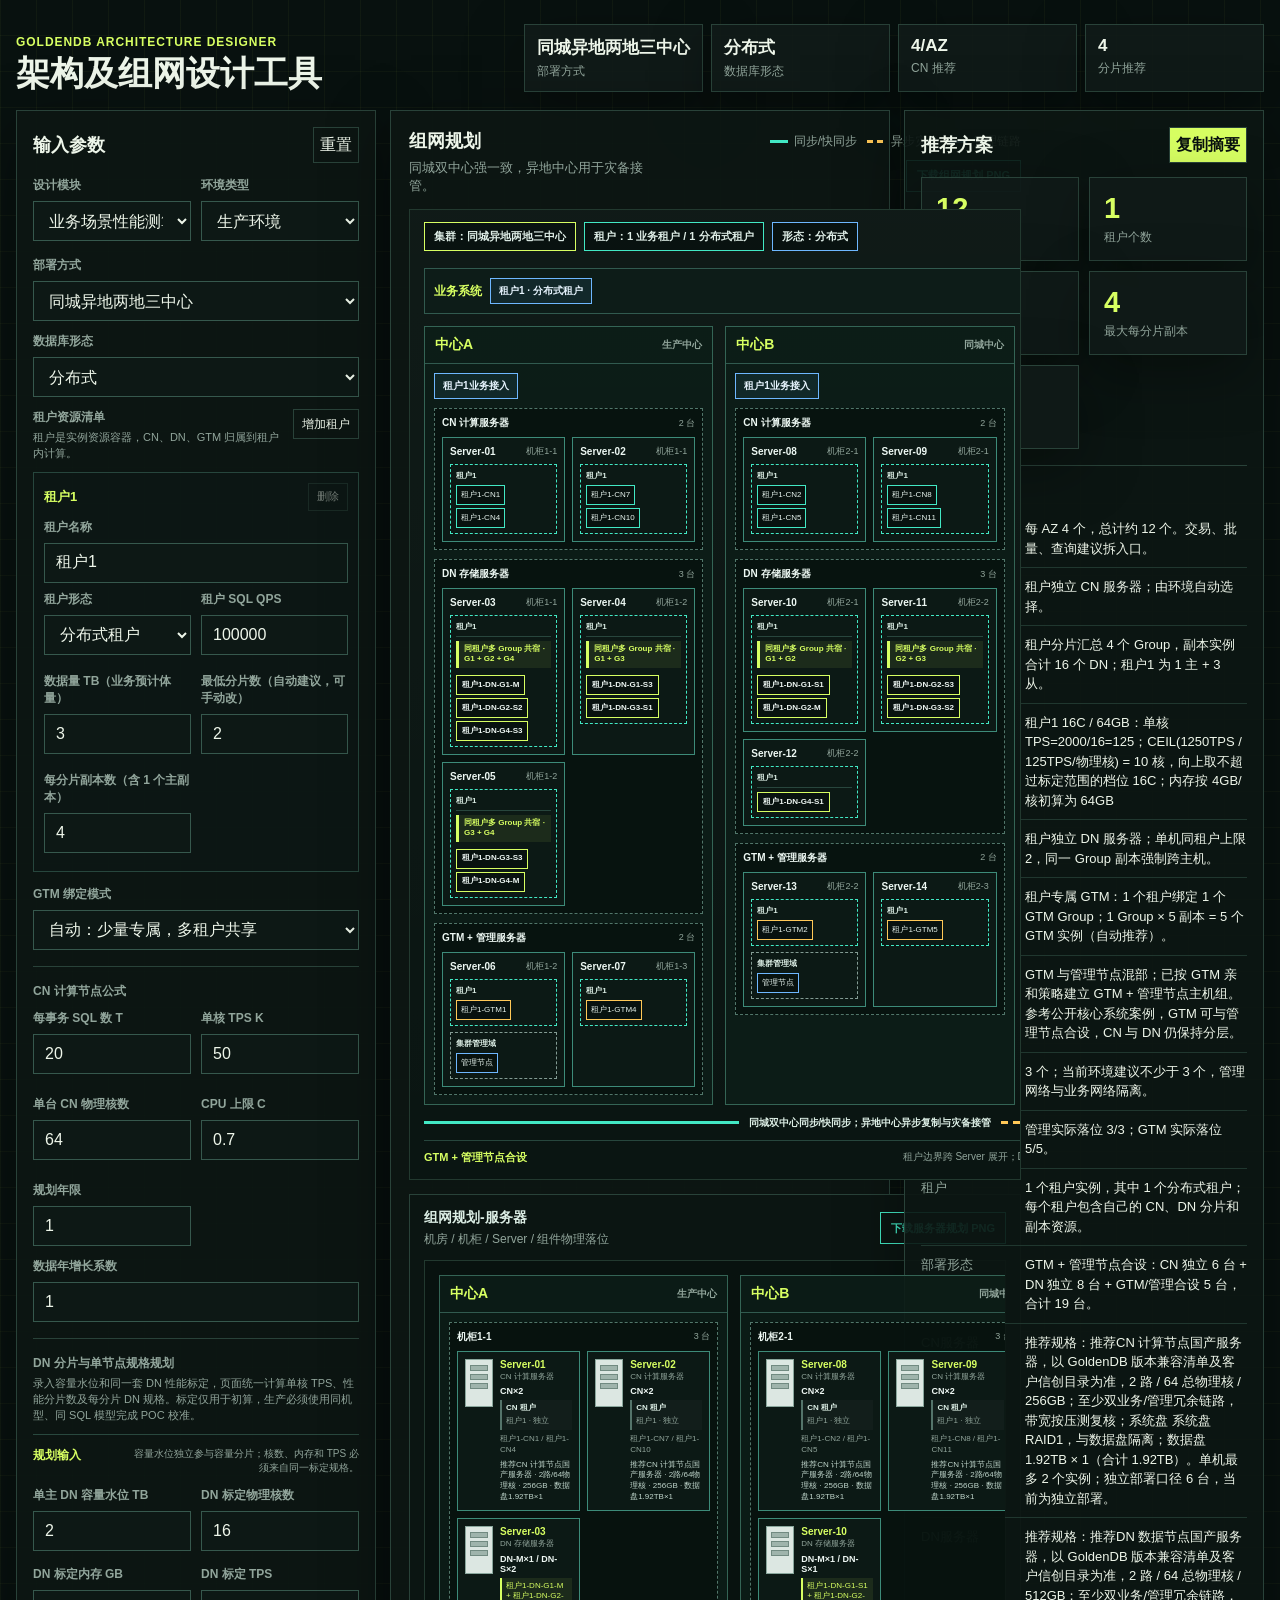
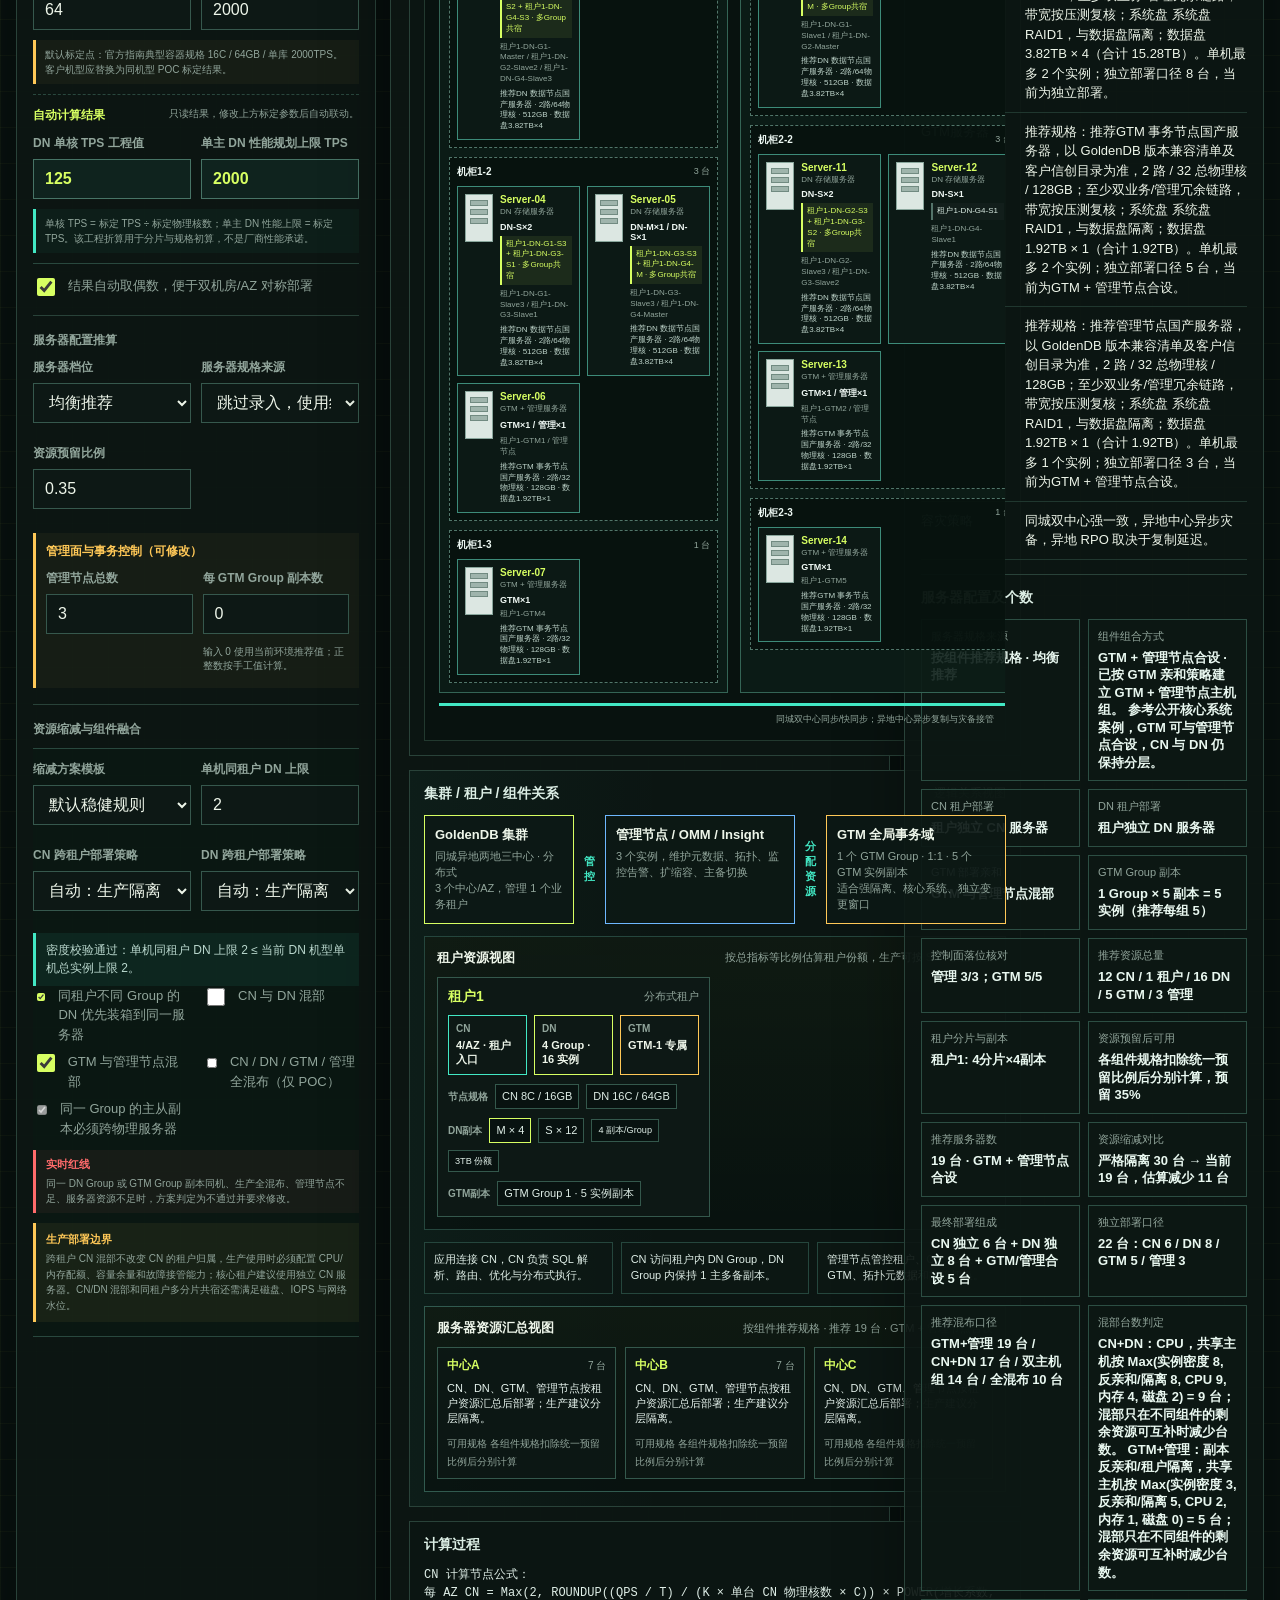
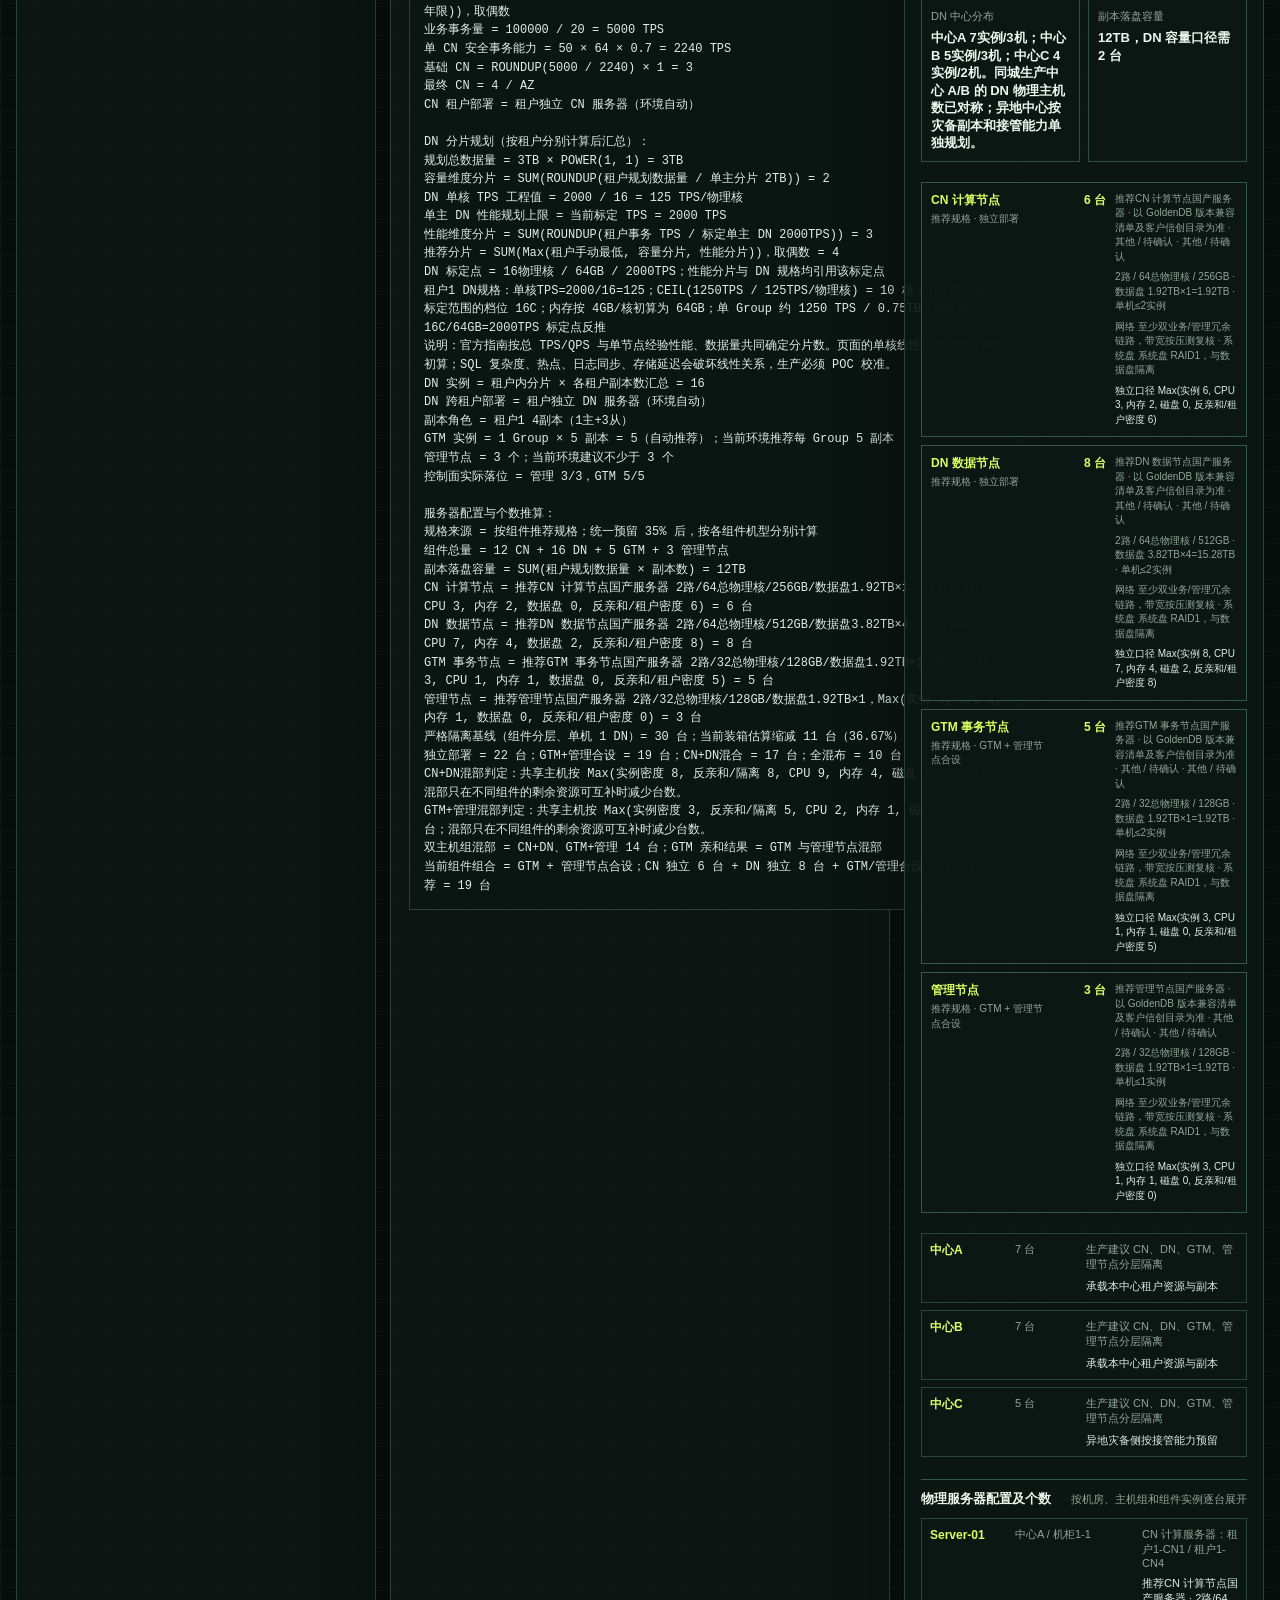
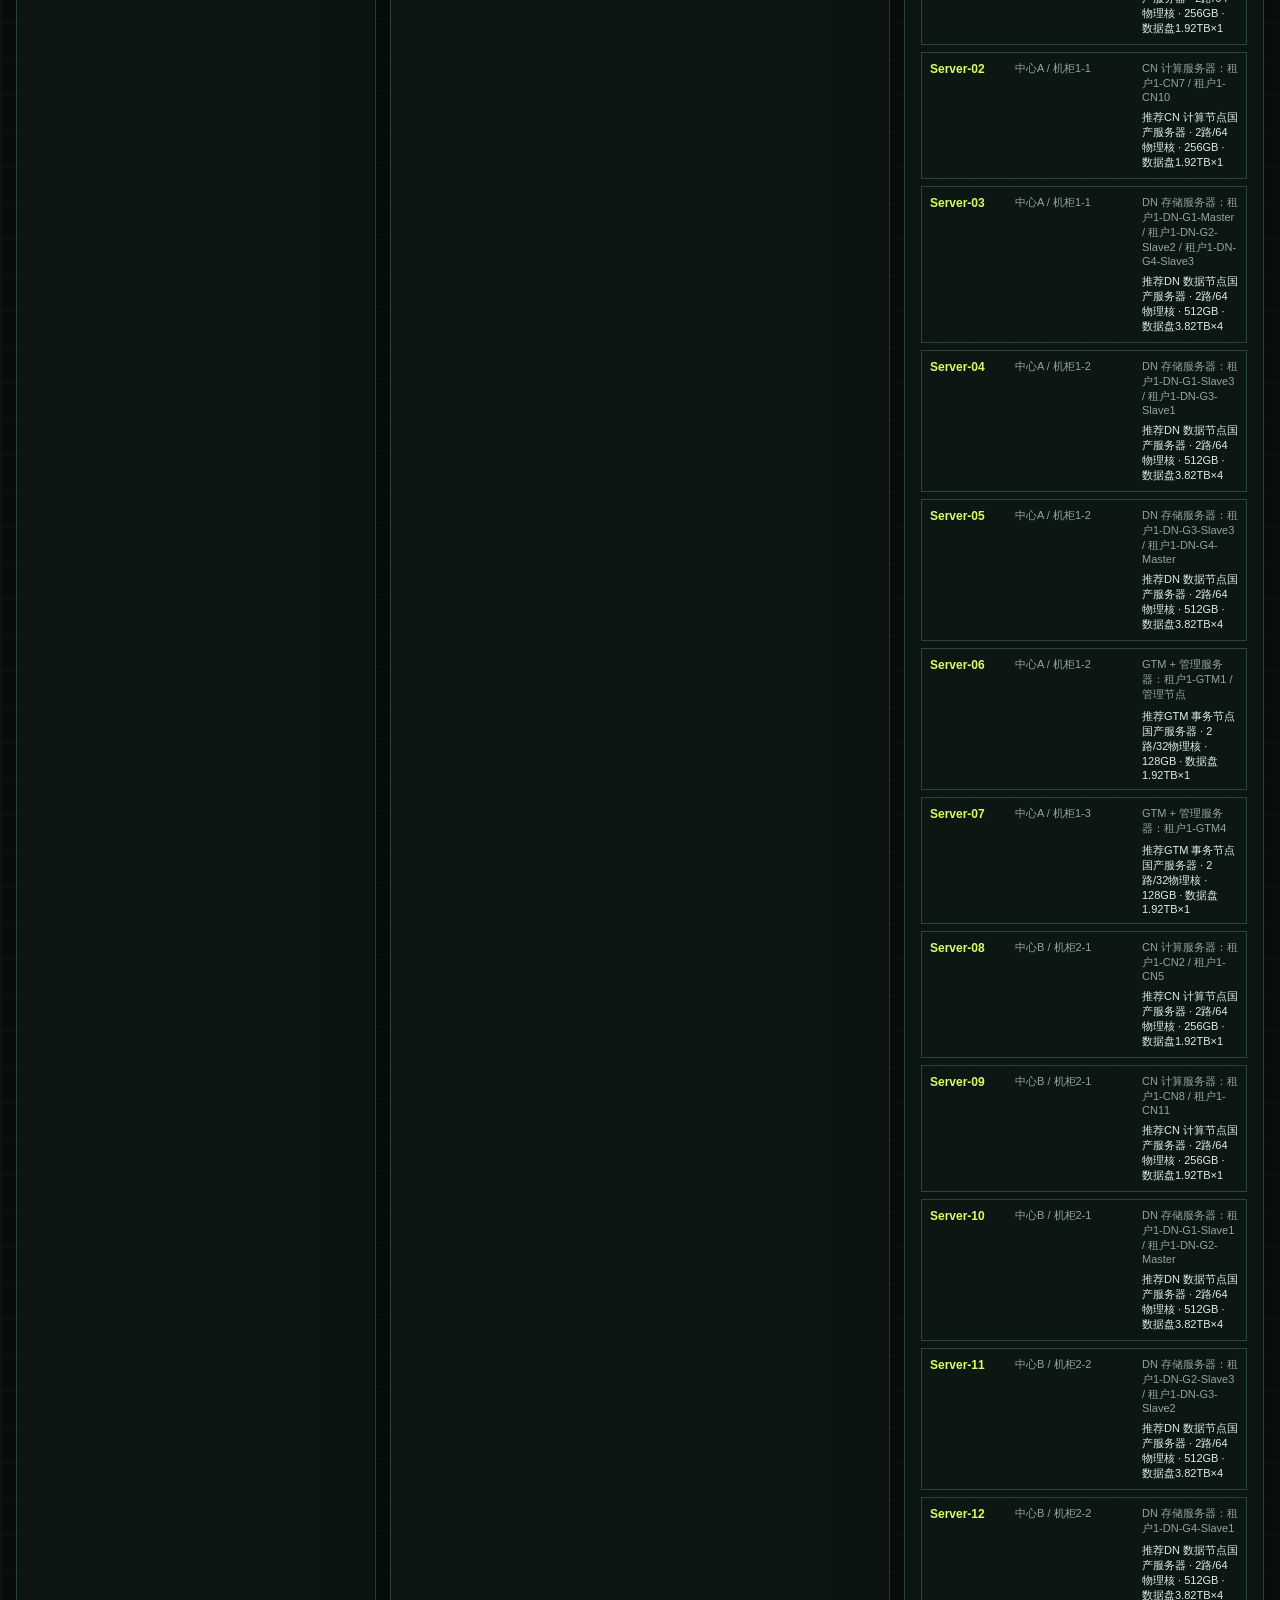
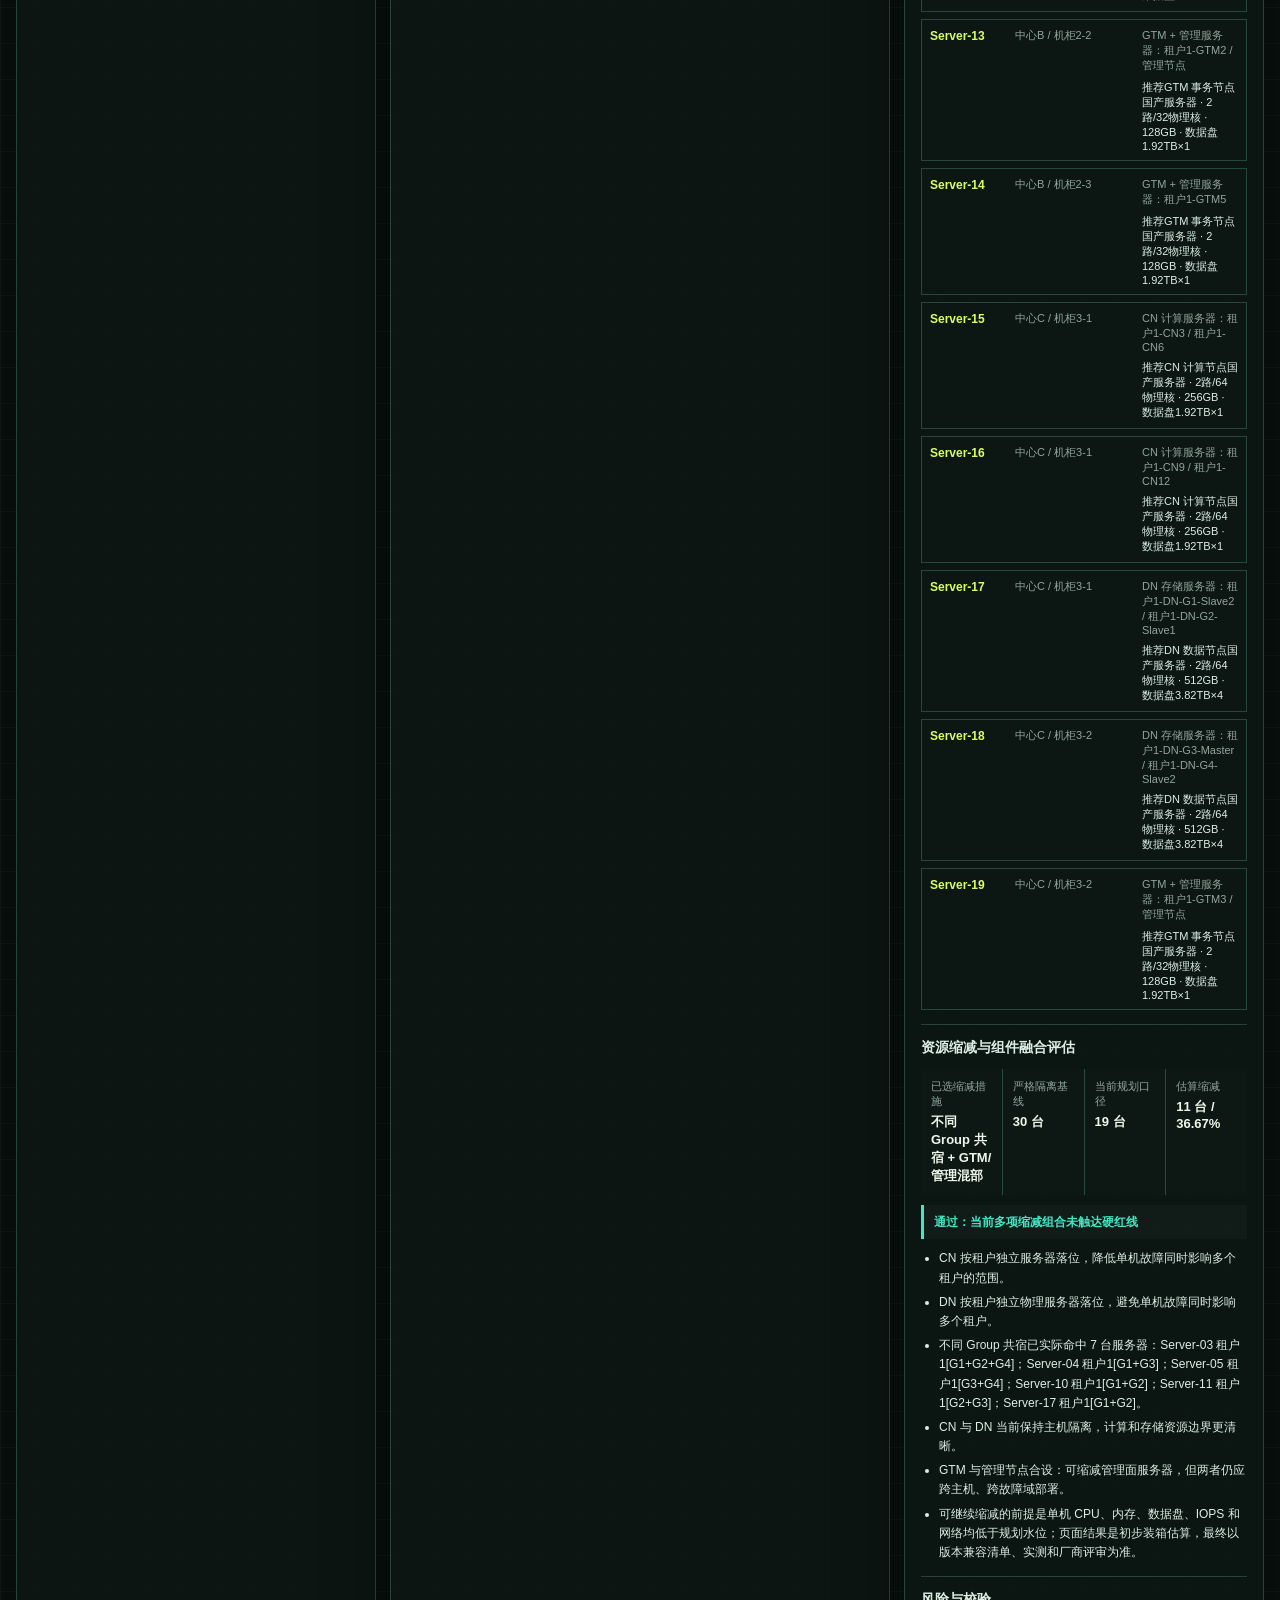
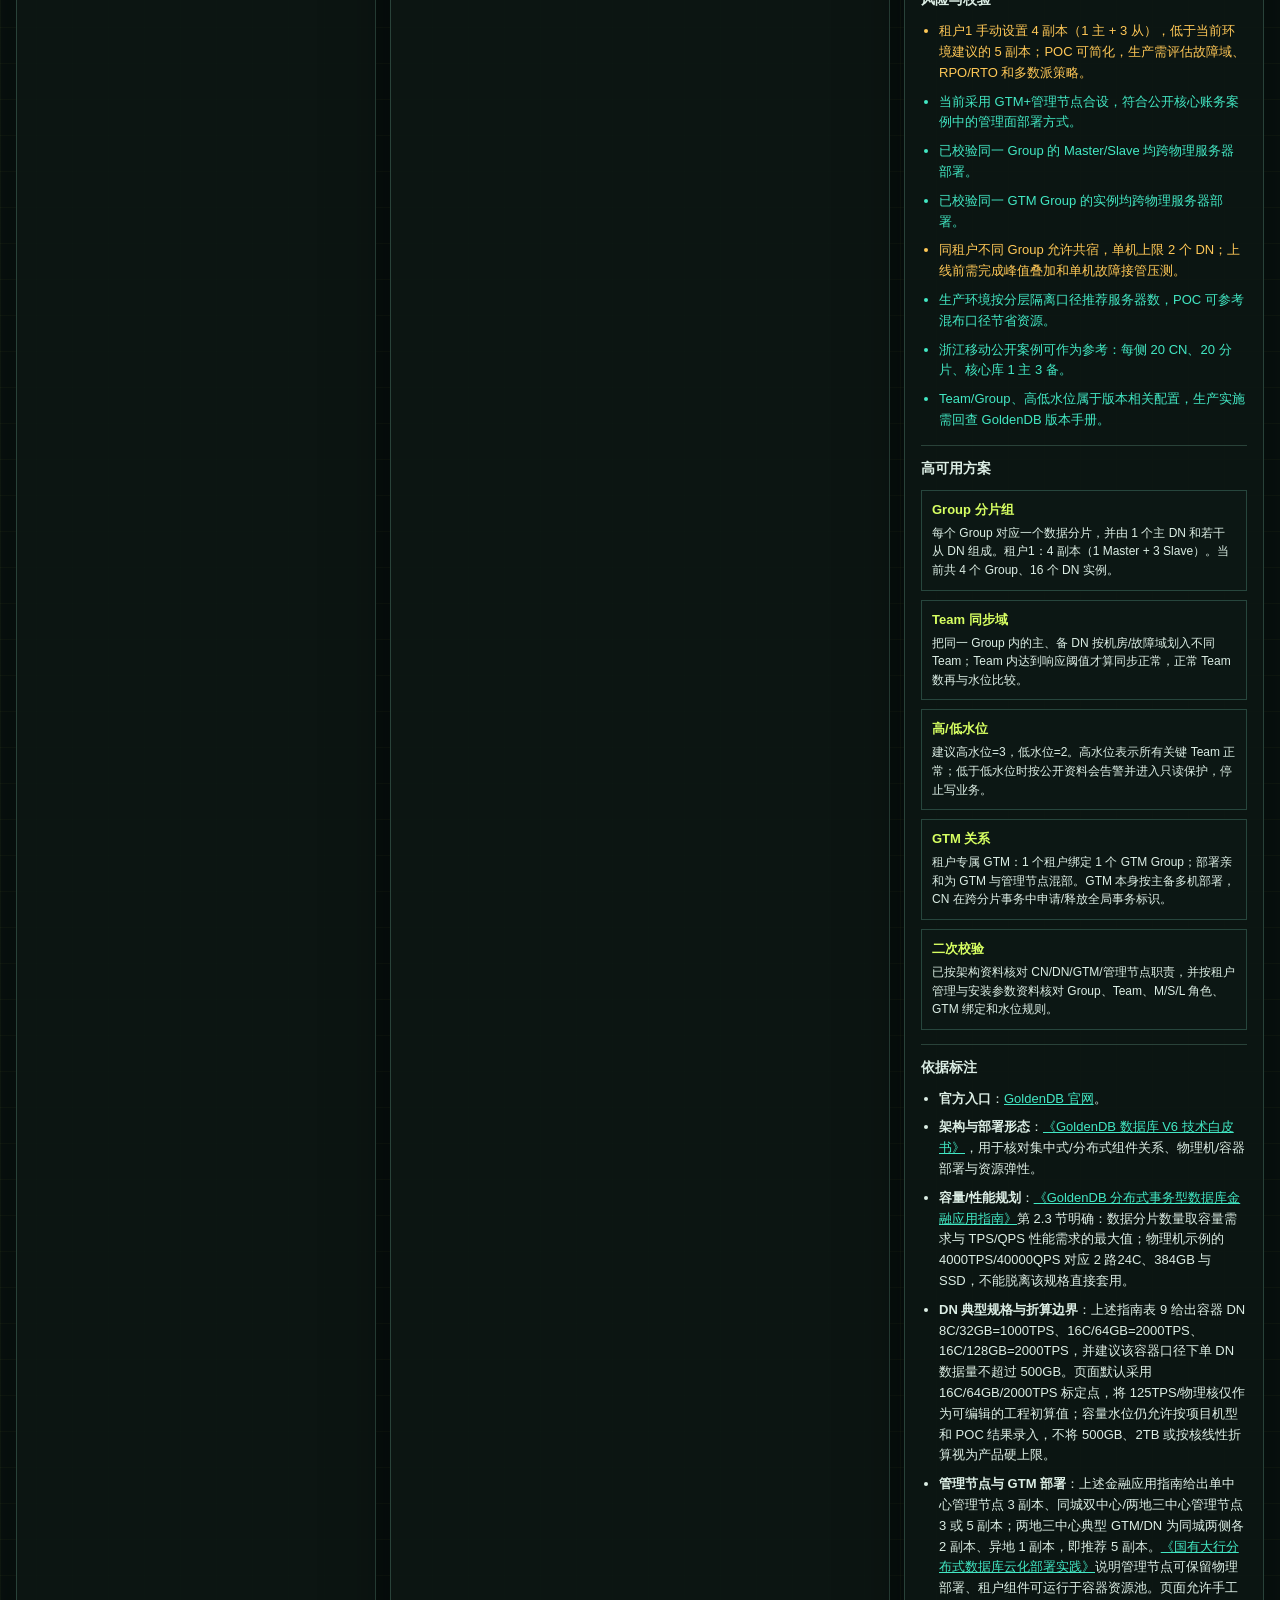
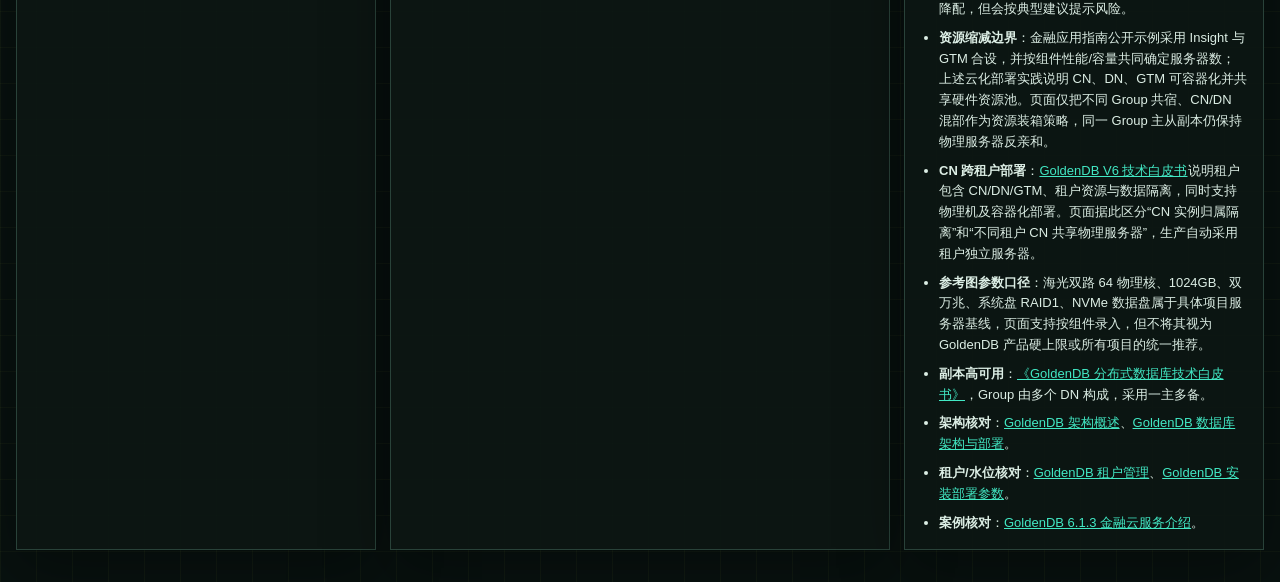
<file: index.html>
<!doctype html>
<html lang="zh-CN">
  <head>
    <meta charset="utf-8">
    <meta name="viewport" content="width=device-width, initial-scale=1">
    <title>GoldenDB 架构及组网设计工具</title>
    <link rel="stylesheet" href="./styles.css">
  </head>
  <body>
    <main class="shell">
      <header class="topbar">
        <div>
          <p class="eyebrow">GoldenDB Architecture Designer</p>
          <h1>架构及组网设计工具</h1>
        </div>
        <div class="status-strip" aria-label="方案摘要">
          <div><span id="summaryMode">两地三中心</span><small>部署方式</small></div>
          <div><span id="summaryShape">分布式</span><small>数据库形态</small></div>
          <div><span id="summaryCn">4/AZ</span><small>CN 推荐</small></div>
          <div><span id="summaryShard">2</span><small>分片推荐</small></div>
        </div>
      </header>

      <section class="workspace">
        <aside class="panel input-panel" aria-label="参数配置">
          <div class="panel-head">
            <h2>输入参数</h2>
            <button id="resetBtn" class="ghost-btn" type="button">重置</button>
          </div>

          <div class="grid-two">
            <label class="field">
              <span>设计模块</span>
              <select id="designModule">
                <option value="business" selected>业务场景性能测算</option>
                <option value="reverse">资源约束反推架构</option>
              </select>
            </label>
            <label class="field">
              <span>环境类型</span>
              <select id="environmentType">
                <option value="poc">POC测试环境</option>
                <option value="production" selected>生产环境</option>
              </select>
            </label>
          </div>

          <section id="businessParams" class="parameter-section">
            <label class="field">
              <span>部署方式</span>
              <select id="deploymentMode">
                <option value="local1az">本地单机房（POC）</option>
                <option value="local2az">同城本地两机房</option>
                <option value="twoSiteThreeDc" selected>同城异地两地三中心</option>
                <option value="threeSiteFiveDc">三地五中心</option>
              </select>
            </label>

            <label class="field">
              <span>数据库形态</span>
              <select id="dbShape">
                <option value="distributed" selected>分布式</option>
                <option value="centralized">集中式</option>
              </select>
            </label>

            <div class="tenant-editor-section">
              <div class="section-headline">
                <div>
                  <span class="section-label">租户资源清单</span>
                  <small>租户是实例资源容器，CN、DN、GTM 归属到租户内计算。</small>
                </div>
                <button id="addBusinessTenantBtn" class="ghost-btn compact-btn" type="button">增加租户</button>
              </div>
              <div id="businessTenantEditor" class="tenant-editor"></div>
            </div>

            <label class="field">
              <span>GTM 绑定模式</span>
              <select id="gtmBindMode">
                <option value="auto" selected>自动：少量专属，多租户共享</option>
                <option value="dedicated">租户专属：GTM 与租户 1:1</option>
                <option value="shared">系统级共享：GTM 与租户 1:n</option>
              </select>
            </label>

            <div class="divider"></div>

            <div class="section-label">CN 计算节点公式</div>
            <div class="grid-two">
              <label class="field">
                <span>每事务 SQL 数 T</span>
                <input id="sqlPerTxn" type="number" min="1" value="20">
              </label>
              <label class="field">
                <span>单核 TPS K</span>
                <input id="singleCoreTps" type="number" min="1" value="50">
              </label>
              <label class="field">
                <span>单台 CN 物理核数</span>
                <input id="cpuCores" type="number" min="1" value="64">
              </label>
              <label class="field">
                <span>CPU 上限 C</span>
                <input id="cpuLimit" type="number" min="0.1" max="1" step="0.05" value="0.7">
              </label>
              <label class="field">
                <span>规划年限</span>
                <input id="years" type="number" min="0" value="1">
              </label>
            </div>

            <label class="field">
              <span>数据年增长系数</span>
              <input id="growthFactor" type="number" min="1" step="0.05" value="1">
            </label>

            <div class="divider"></div>

            <div class="section-headline parameter-headline">
              <div>
                <span class="section-label">DN 分片与单节点规格规划</span>
                <small>录入容量水位和同一套 DN 性能标定，页面统一计算单核 TPS、性能分片数及每分片 DN 规格。标定仅用于初算，生产必须使用同机型、同 SQL 模型完成 POC 校准。</small>
              </div>
            </div>
            <div class="dn-planning-section">
              <section class="dn-planning-group">
                <div class="dn-planning-group-title">
                  <strong>规划输入</strong>
                  <span>容量水位独立参与容量分片；核数、内存和 TPS 必须来自同一标定规格。</span>
                </div>
                <div class="grid-two dn-planning-fields">
                  <label class="field">
                    <span>单主 DN 容量水位 TB</span>
                    <input id="maxShardTb" type="number" min="0.1" step="0.1" value="2">
                  </label>
                  <label class="field">
                    <span>DN 标定物理核数</span>
                    <input id="dnReferenceCores" type="number" min="1" value="16">
                  </label>
                  <label class="field">
                    <span>DN 标定内存 GB</span>
                    <input id="dnReferenceMemoryGb" type="number" min="1" value="64">
                  </label>
                  <label class="field">
                    <span>DN 标定 TPS</span>
                    <input id="dnReferenceTps" type="number" min="1" value="2000">
                  </label>
                </div>
                <p class="dn-planning-note">默认标定点：官方指南典型容器规格 16C / 64GB / 单库 2000TPS。客户机型应替换为同机型 POC 标定结果。</p>
              </section>

              <section class="dn-planning-group dn-planning-result">
                <div class="dn-planning-group-title">
                  <strong>自动计算结果</strong>
                  <span>只读结果，修改上方标定参数后自动联动。</span>
                </div>
                <div class="grid-two dn-planning-fields">
                  <label class="field">
                    <span>DN 单核 TPS 工程值</span>
                    <input id="dnSingleCoreTps" type="number" value="125" readonly>
                  </label>
                  <label class="field">
                    <span>单主 DN 性能规划上限 TPS</span>
                    <input id="safeShardTps" type="number" min="1" value="2000" readonly>
                  </label>
                </div>
                <p class="dn-planning-note formula">单核 TPS = 标定 TPS ÷ 标定物理核数；单主 DN 性能上限 = 标定 TPS。该工程折算用于分片与规格初算，不是厂商性能承诺。</p>
              </section>
            </div>

            <label class="toggle">
              <input id="forceEven" type="checkbox" checked>
              <span>结果自动取偶数，便于双机房/AZ 对称部署</span>
            </label>

            <div class="divider"></div>

            <div class="section-label">服务器配置推算</div>
            <div class="grid-two">
              <label class="field">
                <span>服务器档位</span>
                <select id="businessServerProfile">
                  <option value="balanced" selected>均衡推荐</option>
                  <option value="performance">性能优先</option>
                  <option value="storage">容量优先</option>
                </select>
              </label>
              <label class="field">
                <span>服务器规格来源</span>
                <select id="businessServerConfigMode">
                  <option value="recommended" selected>跳过录入，使用组件推荐规格</option>
                  <option value="customer">录入客户国产服务器机型</option>
                </select>
              </label>
              <label class="field">
                <span>资源预留比例</span>
                <input id="businessReserveRatio" type="number" min="0" max="0.8" step="0.05" value="0.35">
              </label>
            </div>

            <div class="control-plane-settings">
              <div class="section-label">管理面与事务控制（可修改）</div>
              <div class="grid-two">
                <label class="field">
                  <span>管理节点总数</span>
                  <input id="businessManagementNodes" type="number" min="1" step="1" value="3">
                </label>
                <label class="field">
                  <span>每 GTM Group 副本数</span>
                  <input id="businessGtmReplicasPerGroup" type="number" min="0" step="1" value="0">
                  <small>输入 0 使用当前环境推荐值；正整数按手工值计算。</small>
                </label>
              </div>
            </div>

            <div class="divider"></div>

            <div class="section-label">资源缩减与组件融合</div>
            <div class="resource-reduction-panel">
              <div class="grid-two">
                <label class="field">
                  <span>缩减方案模板</span>
                  <select id="businessReductionPreset">
                    <option value="current" selected>默认稳健规则</option>
                    <option value="safe">稳健缩减</option>
                    <option value="balanced">均衡缩减</option>
                    <option value="maximum">最大缩减（仅 POC）</option>
                    <option value="custom">自定义</option>
                  </select>
                </label>
                <label class="field">
                  <span>单机同租户 DN 上限</span>
                  <input id="businessMaxTenantDnPerServer" type="number" min="1" step="1" value="2">
                </label>
                <label class="field">
                  <span>CN 跨租户部署策略</span>
                  <select id="businessCnTenantPlacement">
                    <option value="auto" selected>自动：生产隔离 / POC 混部</option>
                    <option value="isolated">租户独立：CN 服务器不跨租户</option>
                    <option value="shared">资源混部：不同租户 CN 共享服务器</option>
                  </select>
                </label>
                <label class="field">
                  <span>DN 跨租户部署策略</span>
                  <select id="businessDnTenantPlacement">
                    <option value="auto" selected>自动：生产隔离 / POC 混部</option>
                    <option value="isolated">租户独立：DN 服务器不跨租户</option>
                    <option value="shared">资源混部：不同租户 DN 共享服务器</option>
                  </select>
                </label>
                <label class="field hidden" aria-hidden="true">
                  <span>组件组合方式（自动派生）</span>
                  <select id="businessComponentLayout" tabindex="-1">
                    <option value="auto" selected>自动推荐</option>
                    <option value="dedicated">独立部署</option>
                    <option value="gtmMgrMixed">GTM + 管理节点合设</option>
                    <option value="cnDnMixed">CN + DN 混合部署</option>
                    <option value="allMixed">全混布（仅 POC）</option>
                  </select>
                </label>
                <label class="field hidden" aria-hidden="true">
                  <span>GTM 部署亲和（自动派生）</span>
                  <select id="businessGtmAffinity" tabindex="-1">
                    <option value="auto" selected>自动推荐</option>
                    <option value="dedicated">独立服务器部署</option>
                    <option value="management">与管理节点混部</option>
                  </select>
                </label>
              </div>
              <div id="businessDnDensityStatus" class="density-status" aria-live="polite"></div>
              <div class="resource-toggle-grid">
                <label class="toggle">
                  <input id="businessAllowShardColocation" type="checkbox" checked>
                  <span>同租户不同 Group 的 DN 优先装箱到同一服务器</span>
                </label>
                <label class="toggle">
                  <input id="businessAllowCnDnMixed" type="checkbox">
                  <span>CN 与 DN 混部</span>
                </label>
                <label class="toggle">
                  <input id="businessAllowGtmManagementMixed" type="checkbox" checked>
                  <span>GTM 与管理节点混部</span>
                </label>
                <label class="toggle">
                  <input id="businessAllowAllMixed" type="checkbox">
                  <span>CN / DN / GTM / 管理全混布（仅 POC）</span>
                </label>
                <label class="toggle hard-constraint">
                  <input type="checkbox" checked disabled>
                  <span>同一 Group 的主从副本必须跨物理服务器</span>
                </label>
              </div>
              <div class="resource-redline-rules">
                <strong>实时红线</strong>
                <span>同一 DN Group 或 GTM Group 副本同机、生产全混布、管理节点不足、服务器资源不足时，方案判定为不通过并要求修改。</span>
              </div>
              <div class="parameter-advisory">
                <strong>生产部署边界</strong>
                <span>跨租户 CN 混部不改变 CN 的租户归属，生产使用时必须配置 CPU/内存配额、容量余量和故障接管能力；核心租户建议使用独立 CN 服务器。CN/DN 混部和同租户多分片共宿还需满足磁盘、IOPS 与网络水位。</span>
              </div>
            </div>

            <div id="customerServerConfig" class="customer-server-config hidden">
              <div class="component-config-intro">
                <strong>客户机型按组件录入</strong>
                <span>勾选后使用客户提供的机型计算；未勾选的组件继续采用推荐规格。CPU 必须填写物理核，操作系统及 CPU 架构需按 GoldenDB 当前版本认证清单复核。</span>
              </div>
              <div id="componentMachineGrid" class="component-machine-grid"></div>
            </div>
          </section>

          <section id="reverseParams" class="parameter-section hidden">
            <label class="field">
              <span>部署方式</span>
              <select id="reverseDeploymentMode">
                <option value="local1az">本地单机房（POC）</option>
                <option value="local2az">同城本地两机房</option>
                <option value="twoSiteThreeDc" selected>同城异地两地三中心</option>
                <option value="threeSiteFiveDc">三地五中心</option>
              </select>
            </label>

            <label class="field">
              <span>设计目标</span>
              <select id="reverseGoal">
                <option value="balanced" selected>均衡推荐</option>
                <option value="performance">性能优先</option>
                <option value="availability">可用性优先</option>
              </select>
            </label>

            <div class="grid-two">
              <label class="field">
                <span>服务器总数</span>
                <input id="reverseServerCount" type="number" min="1" value="20">
              </label>
              <label class="field">
                <span>服务器类型</span>
                <select id="reverseServerType">
                  <option value="general" selected>通用型</option>
                  <option value="compute">计算型</option>
                  <option value="storage">存储型</option>
                </select>
              </label>
              <label class="field">
                <span>每台 CPU 核数</span>
                <input id="reverseCpuCores" type="number" min="1" value="64">
              </label>
              <label class="field">
                <span>每台内存 GB</span>
                <input id="reverseMemoryGb" type="number" min="1" value="256">
              </label>
              <label class="field">
                <span>每台磁盘 TB</span>
                <input id="reverseDiskTb" type="number" min="0.1" step="0.1" value="8">
              </label>
              <label class="field">
                <span>资源预留比例</span>
                <input id="reverseReserveRatio" type="number" min="0" max="0.8" step="0.05" value="0.35">
              </label>
            </div>

            <div class="divider"></div>

            <div class="tenant-editor-section">
              <div class="section-headline">
                <div>
                  <span class="section-label">租户、分片与副本</span>
                  <small>资源反推按租户逐项汇总，可分别设置分片数、副本数和 CN。</small>
                </div>
                <button id="addReverseTenantBtn" class="ghost-btn compact-btn" type="button">增加租户</button>
              </div>
              <div id="reverseTenantEditor" class="tenant-editor"></div>
            </div>

            <div class="grid-two">
              <label class="field">
                <span>最大单机 DN</span>
                <input id="reverseMaxDnPerServer" type="number" min="1" value="2">
              </label>
              <label class="field">
                <span>最大单机 CN</span>
                <input id="reverseMaxCnPerServer" type="number" min="1" value="2">
              </label>
            </div>

            <div class="control-plane-settings">
              <div class="section-label">管理面与事务控制（可修改）</div>
              <div class="grid-two">
                <label class="field">
                  <span>管理节点总数</span>
                  <input id="reverseManagementNodes" type="number" min="1" step="1" value="3">
                </label>
                <label class="field">
                  <span>每 GTM Group 副本数</span>
                  <input id="reverseGtmReplicasPerGroup" type="number" min="0" step="1" value="0">
                  <small>输入 0 使用当前环境推荐值；正整数按手工值计算。</small>
                </label>
              </div>
            </div>

            <label class="field">
              <span>GTM 绑定模式</span>
              <select id="reverseGtmBindMode">
                <option value="auto" selected>自动：少量专属，多租户共享</option>
                <option value="dedicated">租户专属：GTM 与租户 1:1</option>
                <option value="shared">系统级共享：GTM 与租户 1:n</option>
              </select>
            </label>

            <div class="divider"></div>

            <div class="section-label">资源缩减与组件融合</div>
            <div class="resource-reduction-panel">
              <div class="grid-two">
                <label class="field">
                  <span>缩减方案模板</span>
                  <select id="reverseReductionPreset">
                    <option value="current" selected>默认稳健规则</option>
                    <option value="safe">稳健缩减</option>
                    <option value="balanced">均衡缩减</option>
                    <option value="maximum">最大缩减（仅 POC）</option>
                    <option value="custom">自定义</option>
                  </select>
                </label>
                <label class="field">
                  <span>单机同租户 DN 上限</span>
                  <input id="reverseMaxTenantDnPerServer" type="number" min="1" step="1" value="2">
                </label>
                <label class="field">
                  <span>CN 跨租户部署策略</span>
                  <select id="reverseCnTenantPlacement">
                    <option value="auto" selected>自动：生产隔离 / POC 混部</option>
                    <option value="isolated">租户独立：CN 服务器不跨租户</option>
                    <option value="shared">资源混部：不同租户 CN 共享服务器</option>
                  </select>
                </label>
                <label class="field">
                  <span>DN 跨租户部署策略</span>
                  <select id="reverseDnTenantPlacement">
                    <option value="auto" selected>自动：生产隔离 / POC 混部</option>
                    <option value="isolated">租户独立：DN 服务器不跨租户</option>
                    <option value="shared">资源混部：不同租户 DN 共享服务器</option>
                  </select>
                </label>
                <label class="field hidden" aria-hidden="true">
                  <span>组件组合方式（自动派生）</span>
                  <select id="reverseComponentLayout" tabindex="-1">
                    <option value="auto" selected>自动推荐</option>
                    <option value="dedicated">独立部署</option>
                    <option value="gtmMgrMixed">GTM + 管理节点合设</option>
                    <option value="cnDnMixed">CN + DN 混合部署</option>
                    <option value="allMixed">全混布（仅 POC）</option>
                  </select>
                </label>
                <label class="field hidden" aria-hidden="true">
                  <span>GTM 部署亲和（自动派生）</span>
                  <select id="reverseGtmAffinity" tabindex="-1">
                    <option value="auto" selected>自动推荐</option>
                    <option value="dedicated">独立服务器部署</option>
                    <option value="management">与管理节点混部</option>
                  </select>
                </label>
              </div>
              <div id="reverseDnDensityStatus" class="density-status" aria-live="polite"></div>
              <div class="resource-toggle-grid">
                <label class="toggle">
                  <input id="reverseAllowShardColocation" type="checkbox" checked>
                  <span>同租户不同 Group 的 DN 优先装箱到同一服务器</span>
                </label>
                <label class="toggle">
                  <input id="reverseAllowCnDnMixed" type="checkbox">
                  <span>CN 与 DN 混部</span>
                </label>
                <label class="toggle">
                  <input id="reverseAllowGtmManagementMixed" type="checkbox" checked>
                  <span>GTM 与管理节点混部</span>
                </label>
                <label class="toggle">
                  <input id="reverseAllowAllMixed" type="checkbox">
                  <span>CN / DN / GTM / 管理全混布（仅 POC）</span>
                </label>
                <label class="toggle hard-constraint">
                  <input type="checkbox" checked disabled>
                  <span>同一 Group 的主从副本必须跨物理服务器</span>
                </label>
              </div>
              <div class="resource-redline-rules">
                <strong>实时红线</strong>
                <span>同一 DN Group 或 GTM Group 副本同机、生产全混布、管理节点不足、服务器资源不足时，方案判定为不通过并要求修改。</span>
              </div>
              <div class="parameter-advisory">
                <strong>资源缩减边界</strong>
                <span>资源反推仍以服务器总数为硬约束；跨租户 CN 混部只共享物理服务器，不共享租户实例。若服务器不足以满足 CN 租户隔离或同一 Group 副本反亲和，方案直接判定为高风险。</span>
              </div>
            </div>
          </section>
        </aside>

        <section class="canvas-panel" aria-label="架构拓扑">
          <div class="canvas-head">
            <div>
              <h2>组网规划</h2>
              <p id="topologySubtitle">同城双中心强一致，异地中心用于灾备接管。</p>
            </div>
            <div class="canvas-actions">
              <div class="legend">
                <span><i class="sync"></i>同步/快同步</span>
                <span><i class="async"></i>异步灾备</span>
                <span><i class="mgmt"></i>管理链路</span>
              </div>
              <button id="downloadTopologyBtn" class="ghost-btn export-btn" type="button">下载组网规划 PNG</button>
            </div>
          </div>

          <div id="topology" class="topology" role="img" aria-label="GoldenDB 部署拓扑"></div>

          <div class="server-topology-card">
            <div class="relation-head">
              <div>
                <h3>组网规划-服务器</h3>
                <span>机房 / 机柜 / Server / 组件物理落位</span>
              </div>
              <button id="downloadServerTopologyBtn" class="ghost-btn export-btn" type="button">下载服务器规划 PNG</button>
            </div>
            <div id="serverTopology" class="server-topology" role="img" aria-label="GoldenDB 服务器物理组网拓扑"></div>
          </div>

          <div class="relation-card">
            <div class="relation-head">
              <h3>集群 / 租户 / 组件关系</h3>
              <span>逻辑关系视图</span>
            </div>
            <div id="relationGraph" class="relation-graph" role="img" aria-label="GoldenDB 集群租户组件关系"></div>
          </div>

          <div class="formula-card">
            <h3>计算过程</h3>
            <pre id="formulaOutput"></pre>
          </div>
        </section>

        <aside class="panel result-panel" aria-label="方案输出">
          <div class="panel-head">
            <h2>推荐方案</h2>
            <button id="copyBtn" class="primary-btn" type="button">复制摘要</button>
          </div>

          <div class="metrics">
            <div class="metric-card">
              <span id="cnPerAz">4</span>
              <small>CN 总数</small>
            </div>
            <div class="metric-card">
              <span id="tenantCount">1</span>
              <small>租户个数</small>
            </div>
            <div class="metric-card">
              <span id="shardCount">2</span>
              <small>租户分片汇总</small>
            </div>
            <div class="metric-card">
              <span id="replicasPerShard">4</span>
              <small>最大每分片副本</small>
            </div>
            <div class="metric-card">
              <span id="dnInstances">8</span>
              <small>DN 实例数</small>
            </div>
          </div>

          <div class="output-block">
            <h3>节点部署建议</h3>
            <table>
              <tbody id="nodePlan"></tbody>
            </table>
          </div>

          <div id="businessServerBlock" class="output-block">
            <h3>服务器配置及个数</h3>
            <div id="businessServerPlan" class="reverse-plan"></div>
          </div>

          <div id="reversePlanBlock" class="output-block hidden">
            <h3>资源反推最优方案</h3>
            <div id="reversePlan" class="reverse-plan"></div>
          </div>

          <div class="output-block">
            <h3>资源缩减与组件融合评估</h3>
            <div id="reductionPlan" class="reduction-plan" aria-live="polite"></div>
          </div>

          <div class="output-block">
            <h3>风险与校验</h3>
            <ul id="riskList" class="risk-list"></ul>
          </div>

          <div class="output-block">
            <h3>高可用方案</h3>
            <div id="haGuide" class="ha-guide"></div>
          </div>

          <div class="output-block">
            <h3>依据标注</h3>
            <ul class="source-list">
              <li><strong>官方入口</strong>：<a href="https://www.goldendb.com/" target="_blank" rel="noreferrer">GoldenDB 官网</a>。</li>
              <li><strong>架构与部署形态</strong>：<a href="https://www.zte.com.cn/content/dam/zte-site/res-www-zte-com-cn/goldendb/%E9%87%91%E7%AF%86%E4%BF%A1%E7%A7%91GoldenDB%E6%95%B0%E6%8D%AE%E5%BA%93V6%E6%8A%80%E6%9C%AF%E7%99%BD%E7%9A%AE%E4%B9%A6.pdf" target="_blank" rel="noreferrer">《GoldenDB 数据库 V6 技术白皮书》</a>，用于核对集中式/分布式组件关系、物理机/容器部署与资源弹性。</li>
              <li><strong>容量/性能规划</strong>：<a href="https://www.zte.com.cn/content/dam/zte-site/res-www-zte-com-cn/mediares/golden_db/pdf/report2024010303.pdf" target="_blank" rel="noreferrer">《GoldenDB 分布式事务型数据库金融应用指南》</a>第 2.3 节明确：数据分片数量取容量需求与 TPS/QPS 性能需求的最大值；物理机示例的 4000TPS/40000QPS 对应 2 路24C、384GB 与 SSD，不能脱离该规格直接套用。</li>
              <li><strong>DN 典型规格与折算边界</strong>：上述指南表 9 给出容器 DN 8C/32GB=1000TPS、16C/64GB=2000TPS、16C/128GB=2000TPS，并建议该容器口径下单 DN 数据量不超过 500GB。页面默认采用 16C/64GB/2000TPS 标定点，将 125TPS/物理核仅作为可编辑的工程初算值；容量水位仍允许按项目机型和 POC 结果录入，不将 500GB、2TB 或按核线性折算视为产品硬上限。</li>
              <li><strong>管理节点与 GTM 部署</strong>：上述金融应用指南给出单中心管理节点 3 副本、同城双中心/两地三中心管理节点 3 或 5 副本；两地三中心典型 GTM/DN 为同城两侧各 2 副本、异地 1 副本，即推荐 5 副本。<a href="https://www.zte.com.cn/china/about/magazine/zte-technologies/2025/12/3/5.html" target="_blank" rel="noreferrer">《国有大行分布式数据库云化部署实践》</a>说明管理节点可保留物理部署、租户组件可运行于容器资源池。页面允许手工降配，但会按典型建议提示风险。</li>
              <li><strong>资源缩减边界</strong>：金融应用指南公开示例采用 Insight 与 GTM 合设，并按组件性能/容量共同确定服务器数；上述云化部署实践说明 CN、DN、GTM 可容器化并共享硬件资源池。页面仅把不同 Group 共宿、CN/DN 混部作为资源装箱策略，同一 Group 主从副本仍保持物理服务器反亲和。</li>
              <li><strong>CN 跨租户部署</strong>：<a href="https://www.zte.com.cn/content/dam/zte-site/res-www-zte-com-cn/goldendb/260423-%E5%86%85%E5%AE%B9%E6%9B%B4%E6%96%B0%E7%B4%A0%E6%9D%90/%E4%B8%AD%E5%85%B4%E9%80%9A%E8%AE%AFGoldenDB%E6%95%B0%E6%8D%AE%E5%BA%93V6%E6%8A%80%E6%9C%AF%E7%99%BD%E7%9A%AE%E4%B9%A6.pdf" target="_blank" rel="noreferrer">GoldenDB V6 技术白皮书</a>说明租户包含 CN/DN/GTM、租户资源与数据隔离，同时支持物理机及容器化部署。页面据此区分“CN 实例归属隔离”和“不同租户 CN 共享物理服务器”，生产自动采用租户独立服务器。</li>
              <li><strong>参考图参数口径</strong>：海光双路 64 物理核、1024GB、双万兆、系统盘 RAID1、NVMe 数据盘属于具体项目服务器基线，页面支持按组件录入，但不将其视为 GoldenDB 产品硬上限或所有项目的统一推荐。</li>
              <li><strong>副本高可用</strong>：<a href="https://www.zte.com.cn/content/dam/zte-site/res-www-zte-com-cn/mediares/zte/zhengqi/finance/hangyedongcha/GoldenDB.pdf" target="_blank" rel="noreferrer">《GoldenDB 分布式数据库技术白皮书》</a>，Group 由多个 DN 构成，采用一主多备。</li>
              <li><strong>架构核对</strong>：<a href="https://www.modb.pro/db/1861230042106310656" target="_blank" rel="noreferrer">GoldenDB 架构概述</a>、<a href="https://www.cnblogs.com/smart-cloud/articles/19176195" target="_blank" rel="noreferrer">GoldenDB 数据库架构与部署</a>。</li>
              <li><strong>租户/水位核对</strong>：<a href="https://www.modb.pro/db/1772275217795223552" target="_blank" rel="noreferrer">GoldenDB 租户管理</a>、<a href="https://www.cnblogs.com/xinxin1222/p/18021912" target="_blank" rel="noreferrer">GoldenDB 安装部署参数</a>。</li>
              <li><strong>案例核对</strong>：<a href="https://www.bankalliance.com.cn/sccba/service/paas/database02/goldend6.1.3/index.html" target="_blank" rel="noreferrer">GoldenDB 6.1.3 金融云服务介绍</a>。</li>
            </ul>
          </div>
        </aside>
      </section>
    </main>

    <script src="./app.js"></script>
  </body>
</html>
</file>
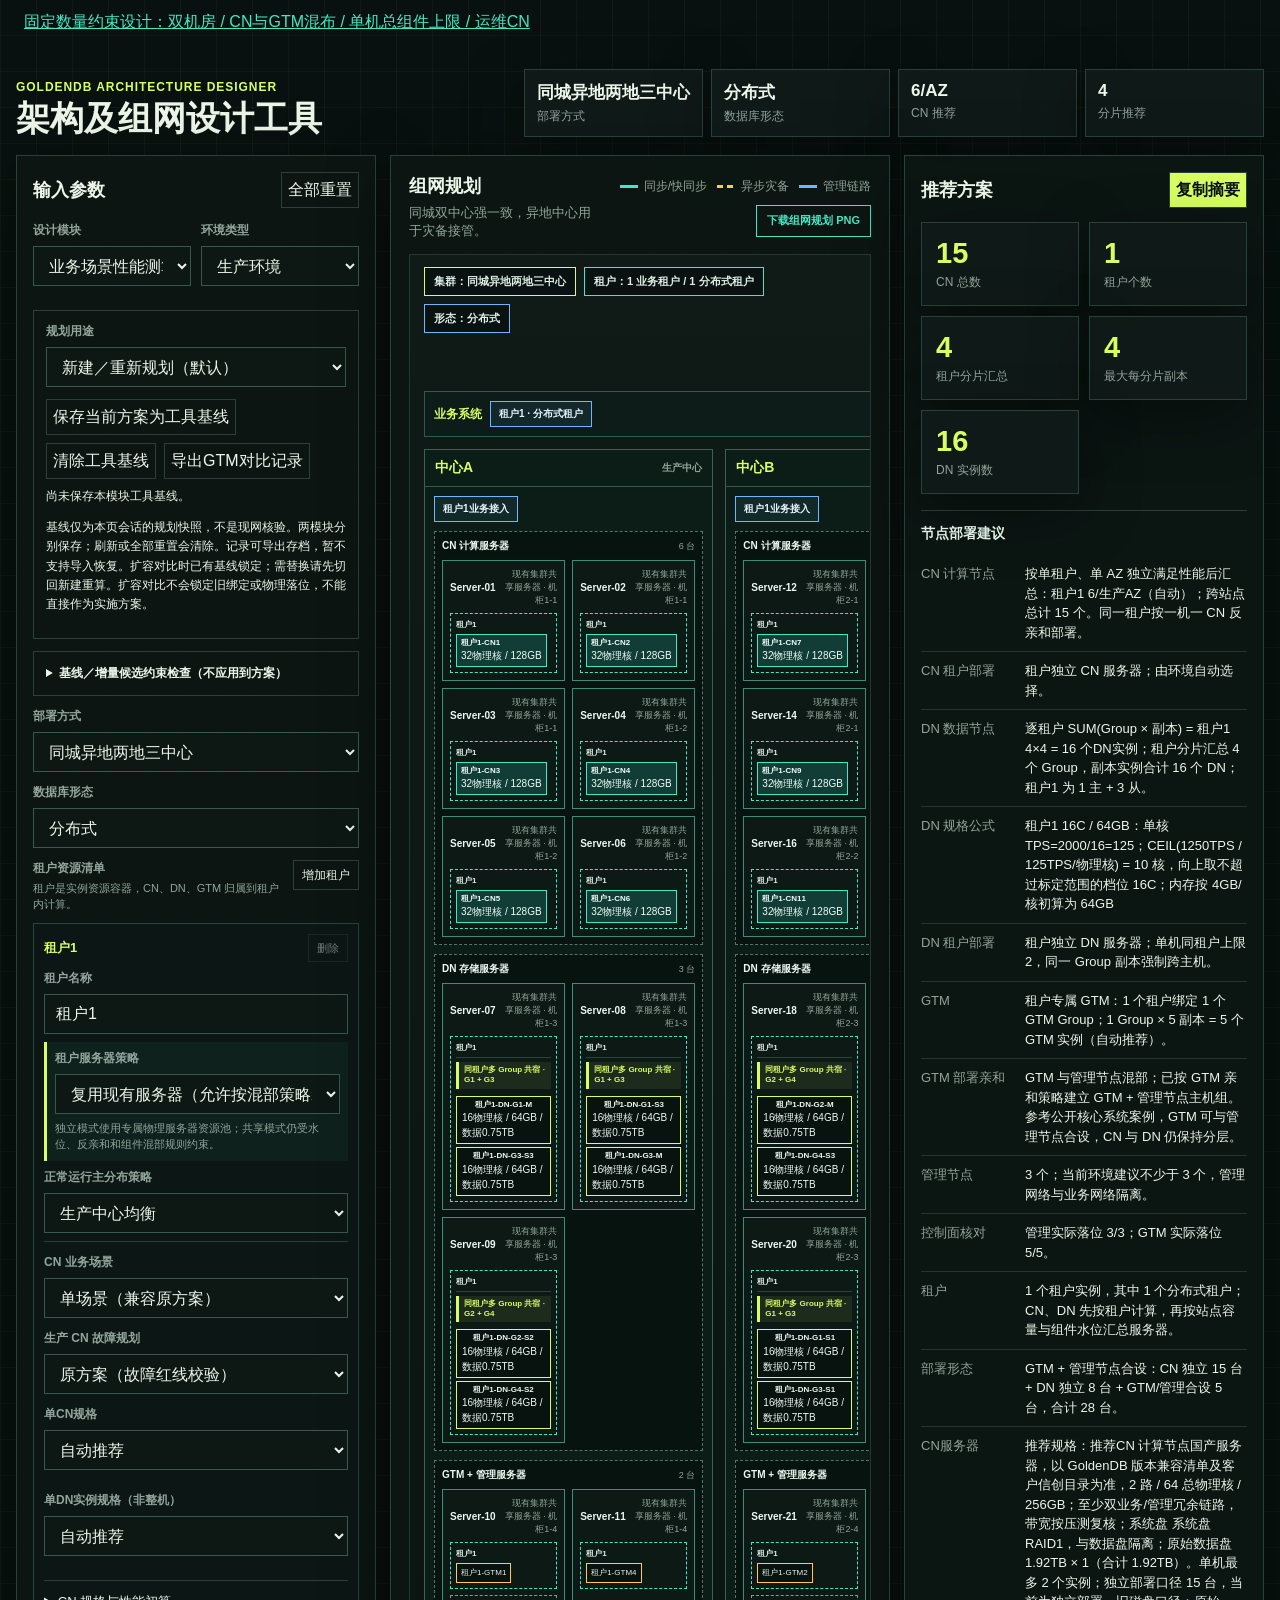
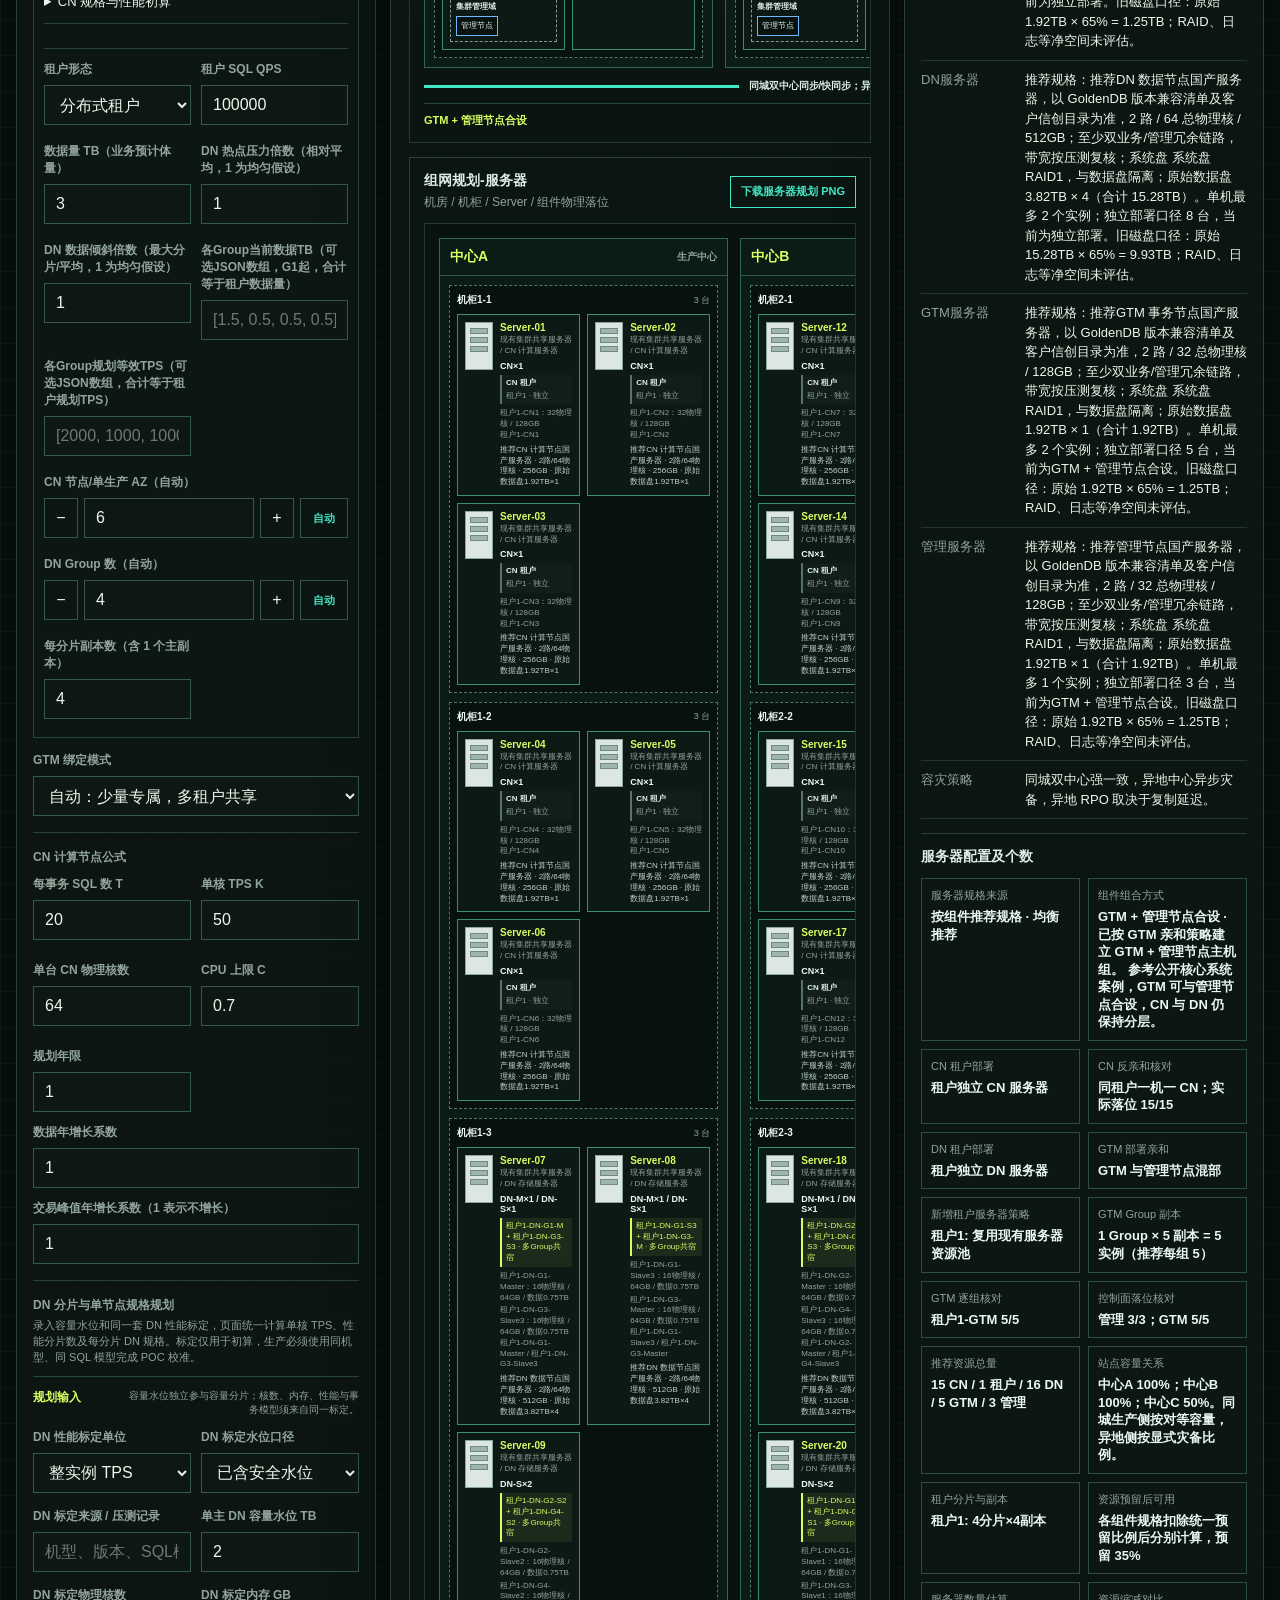
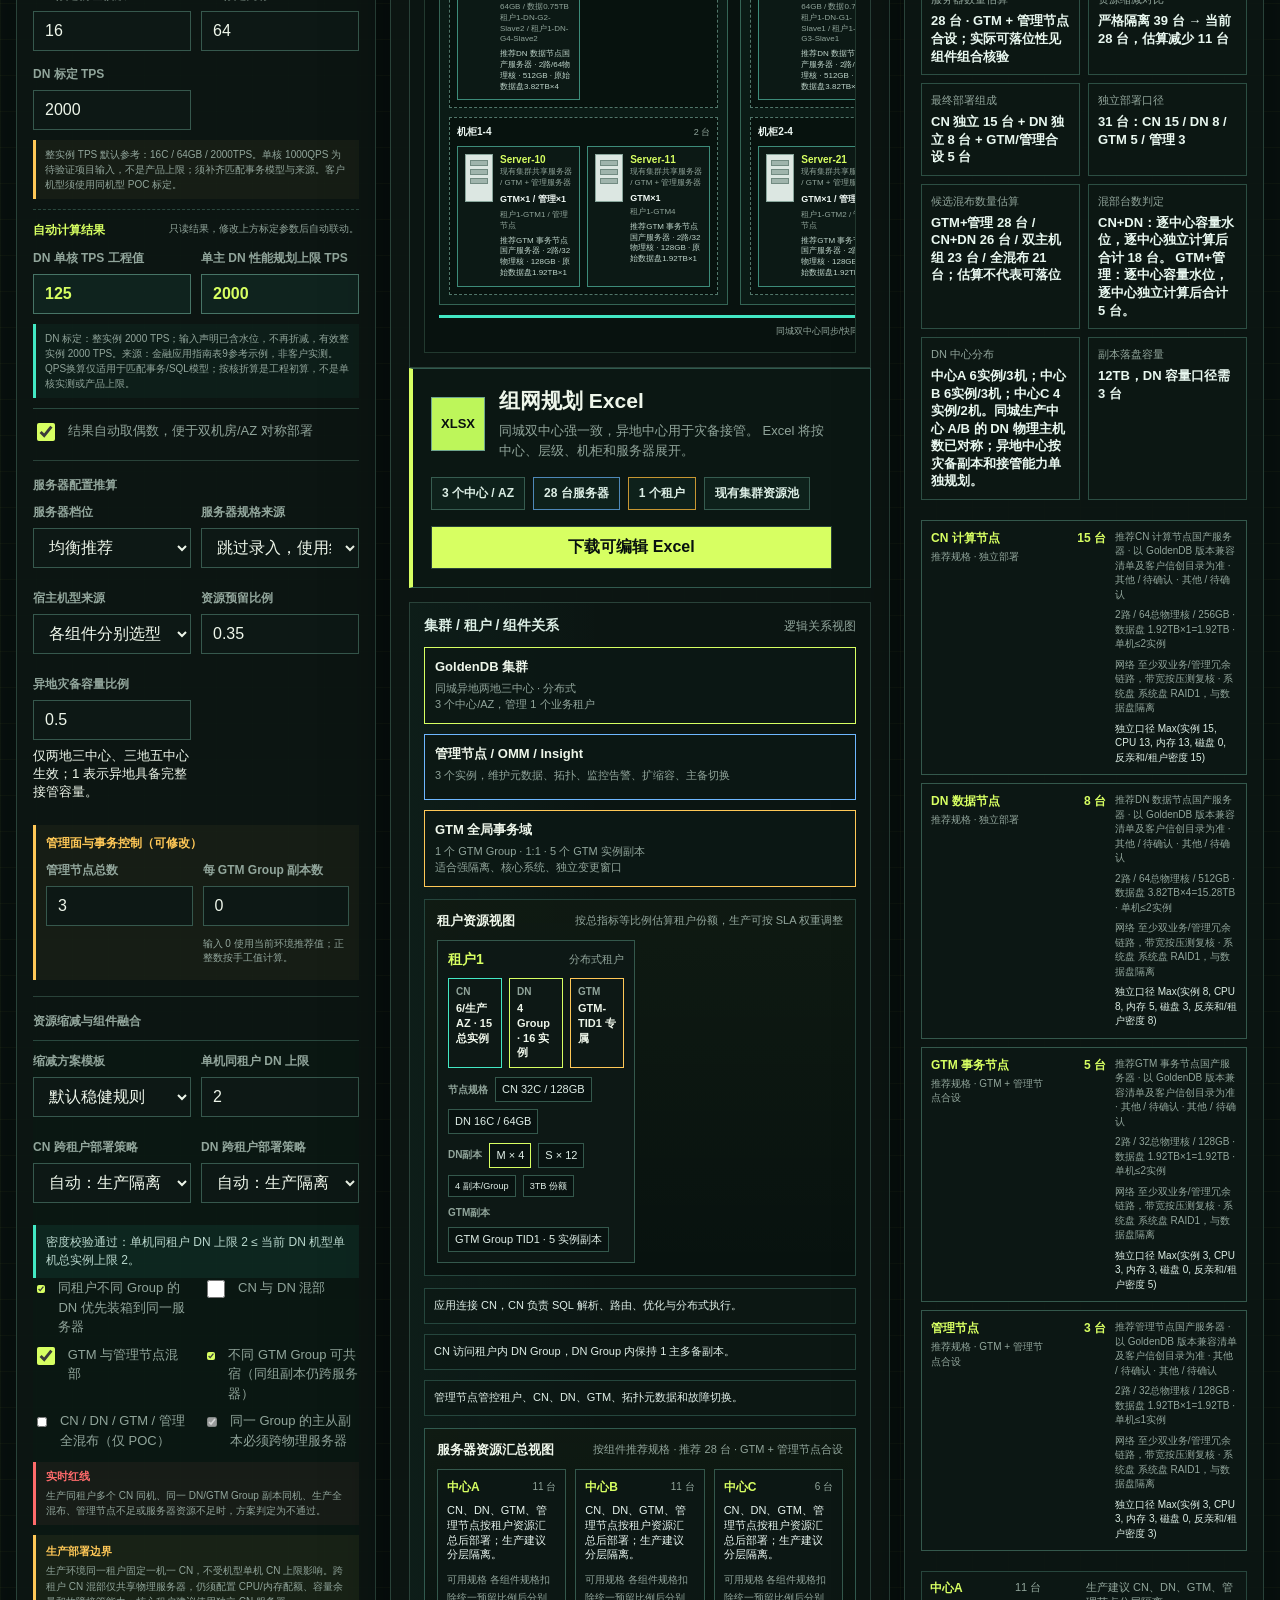
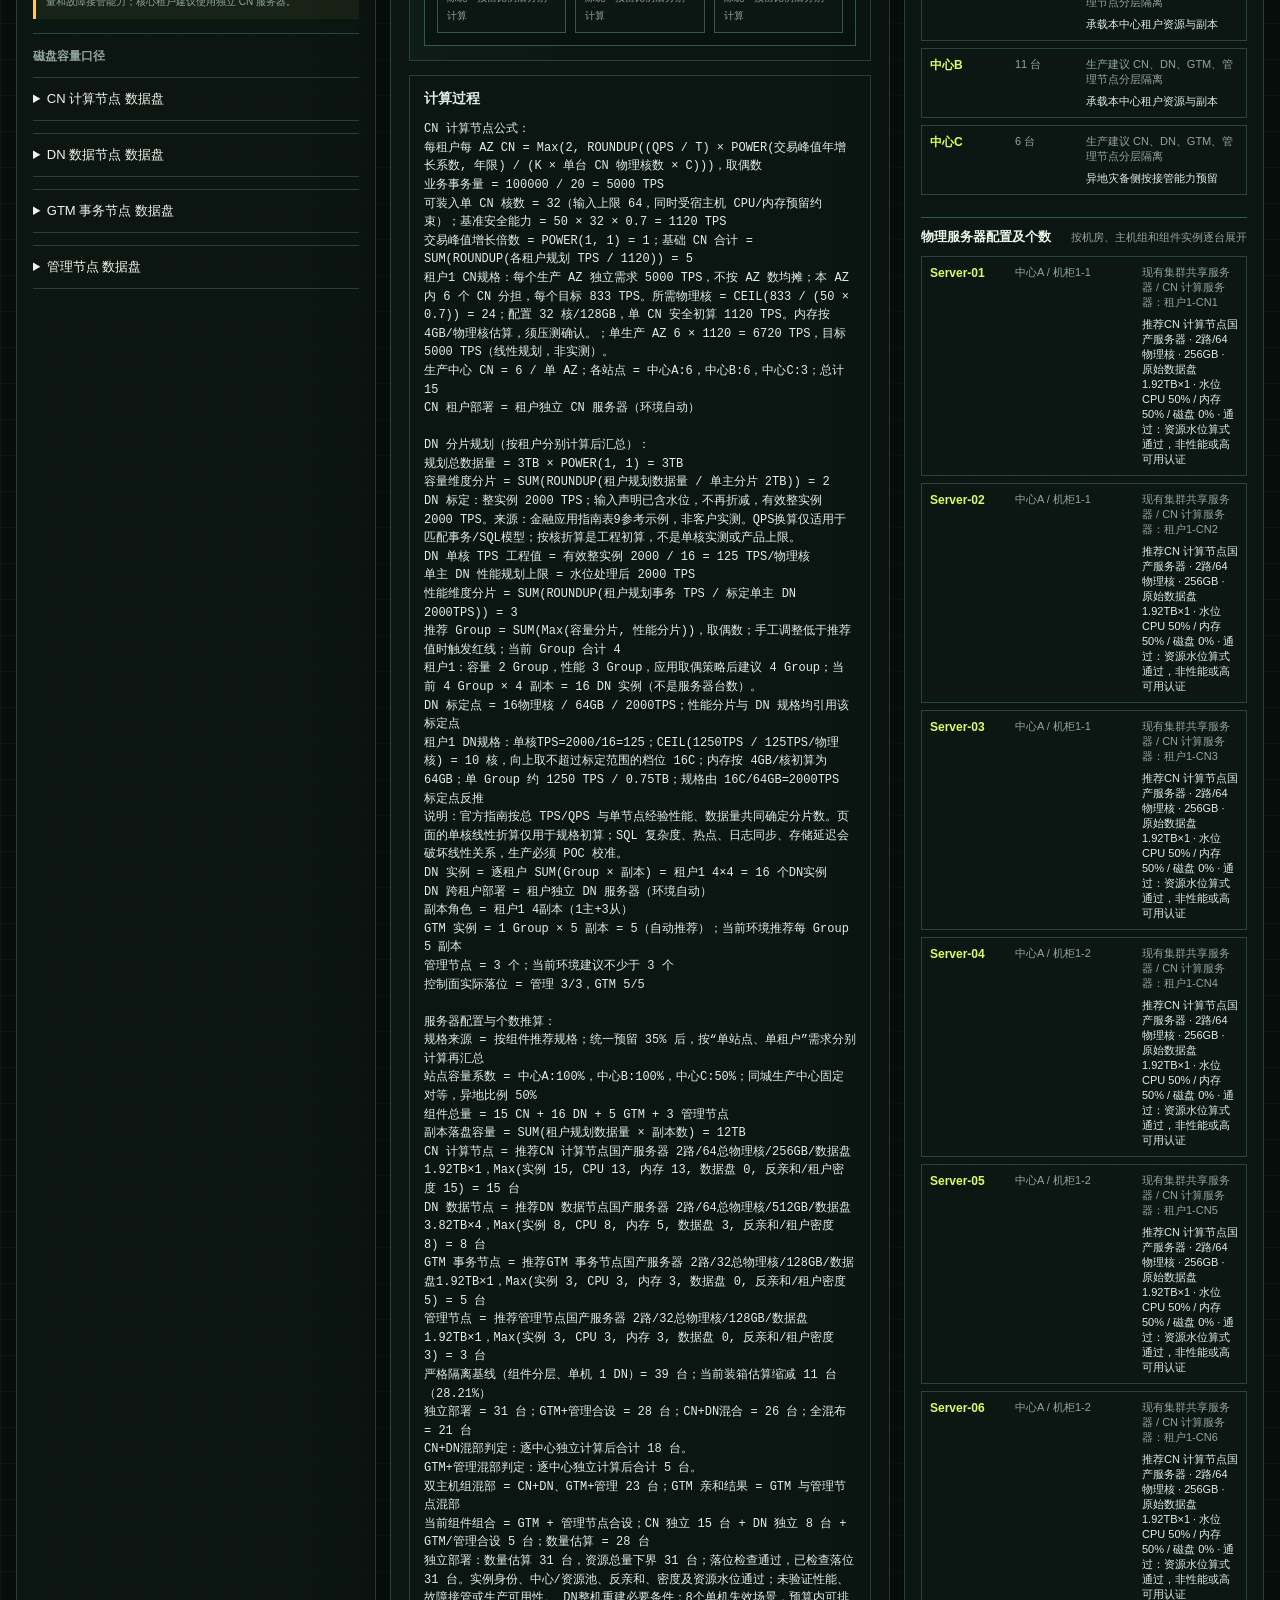
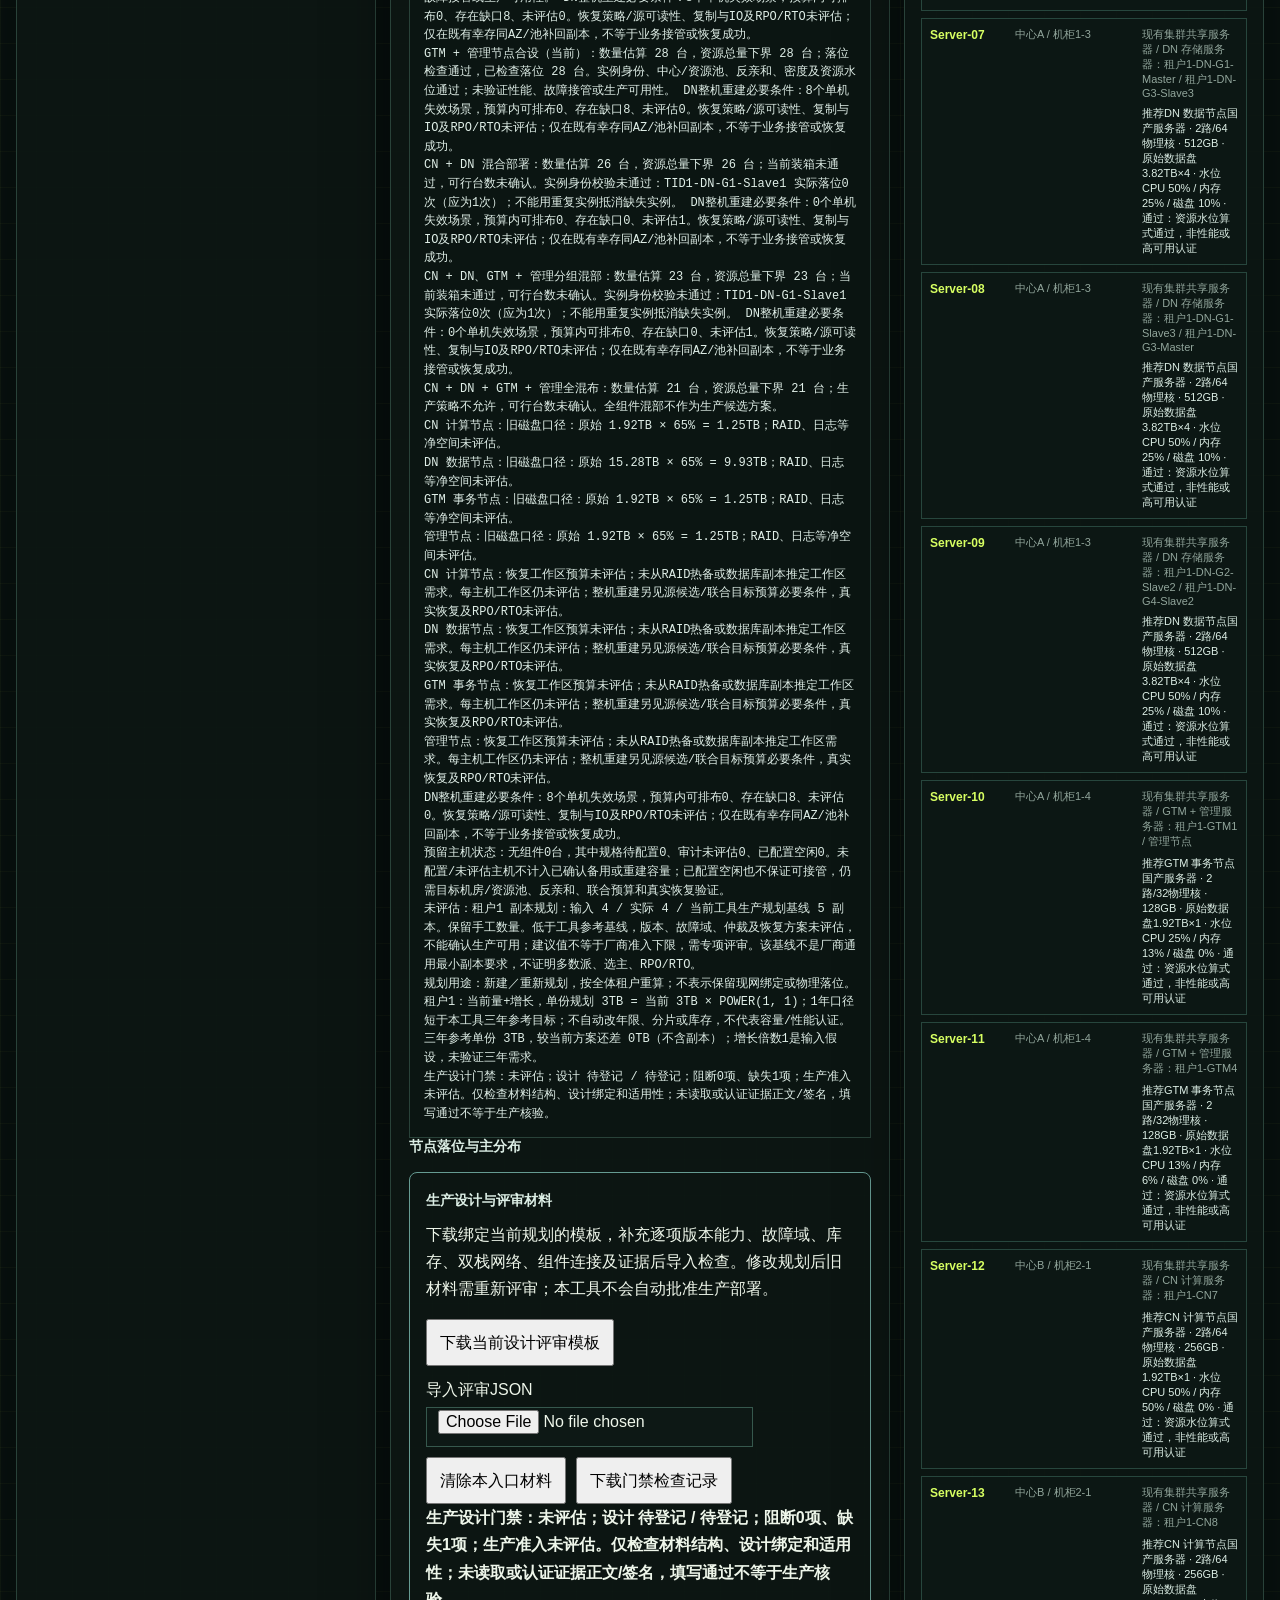
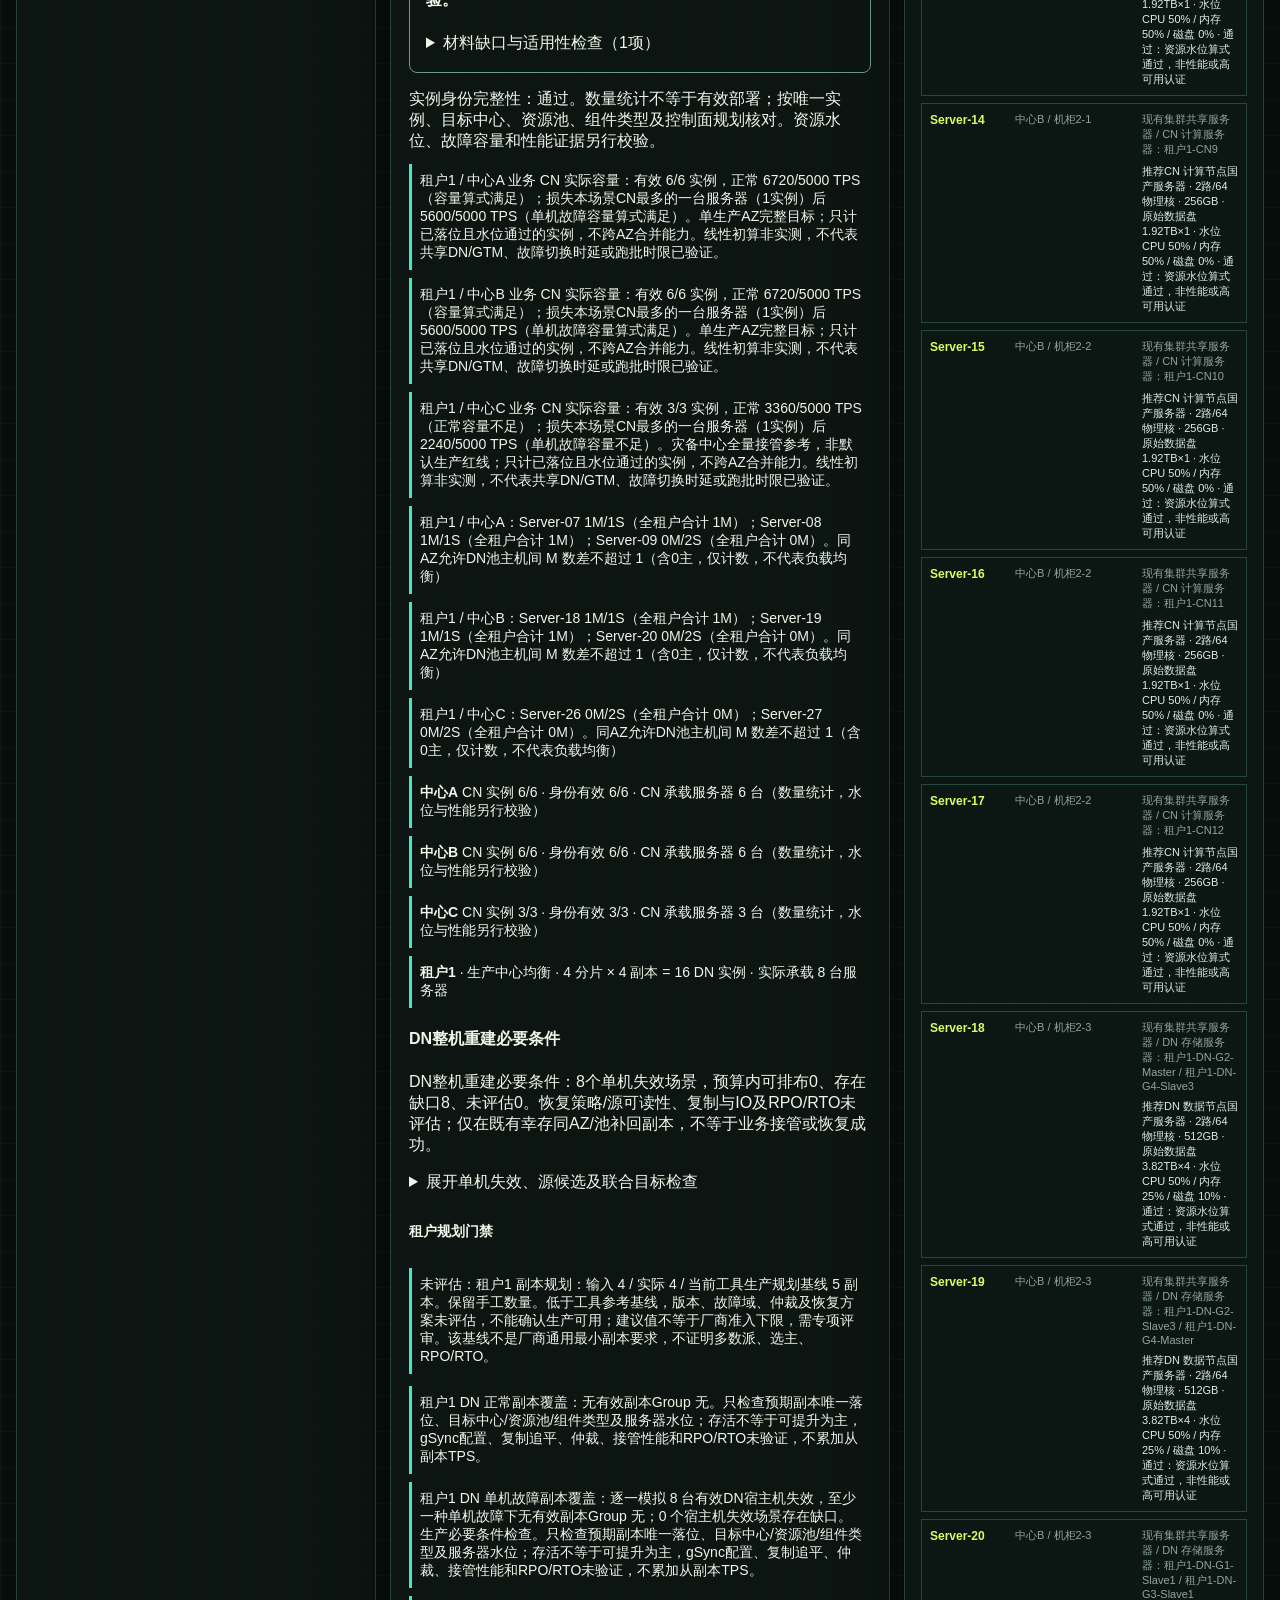
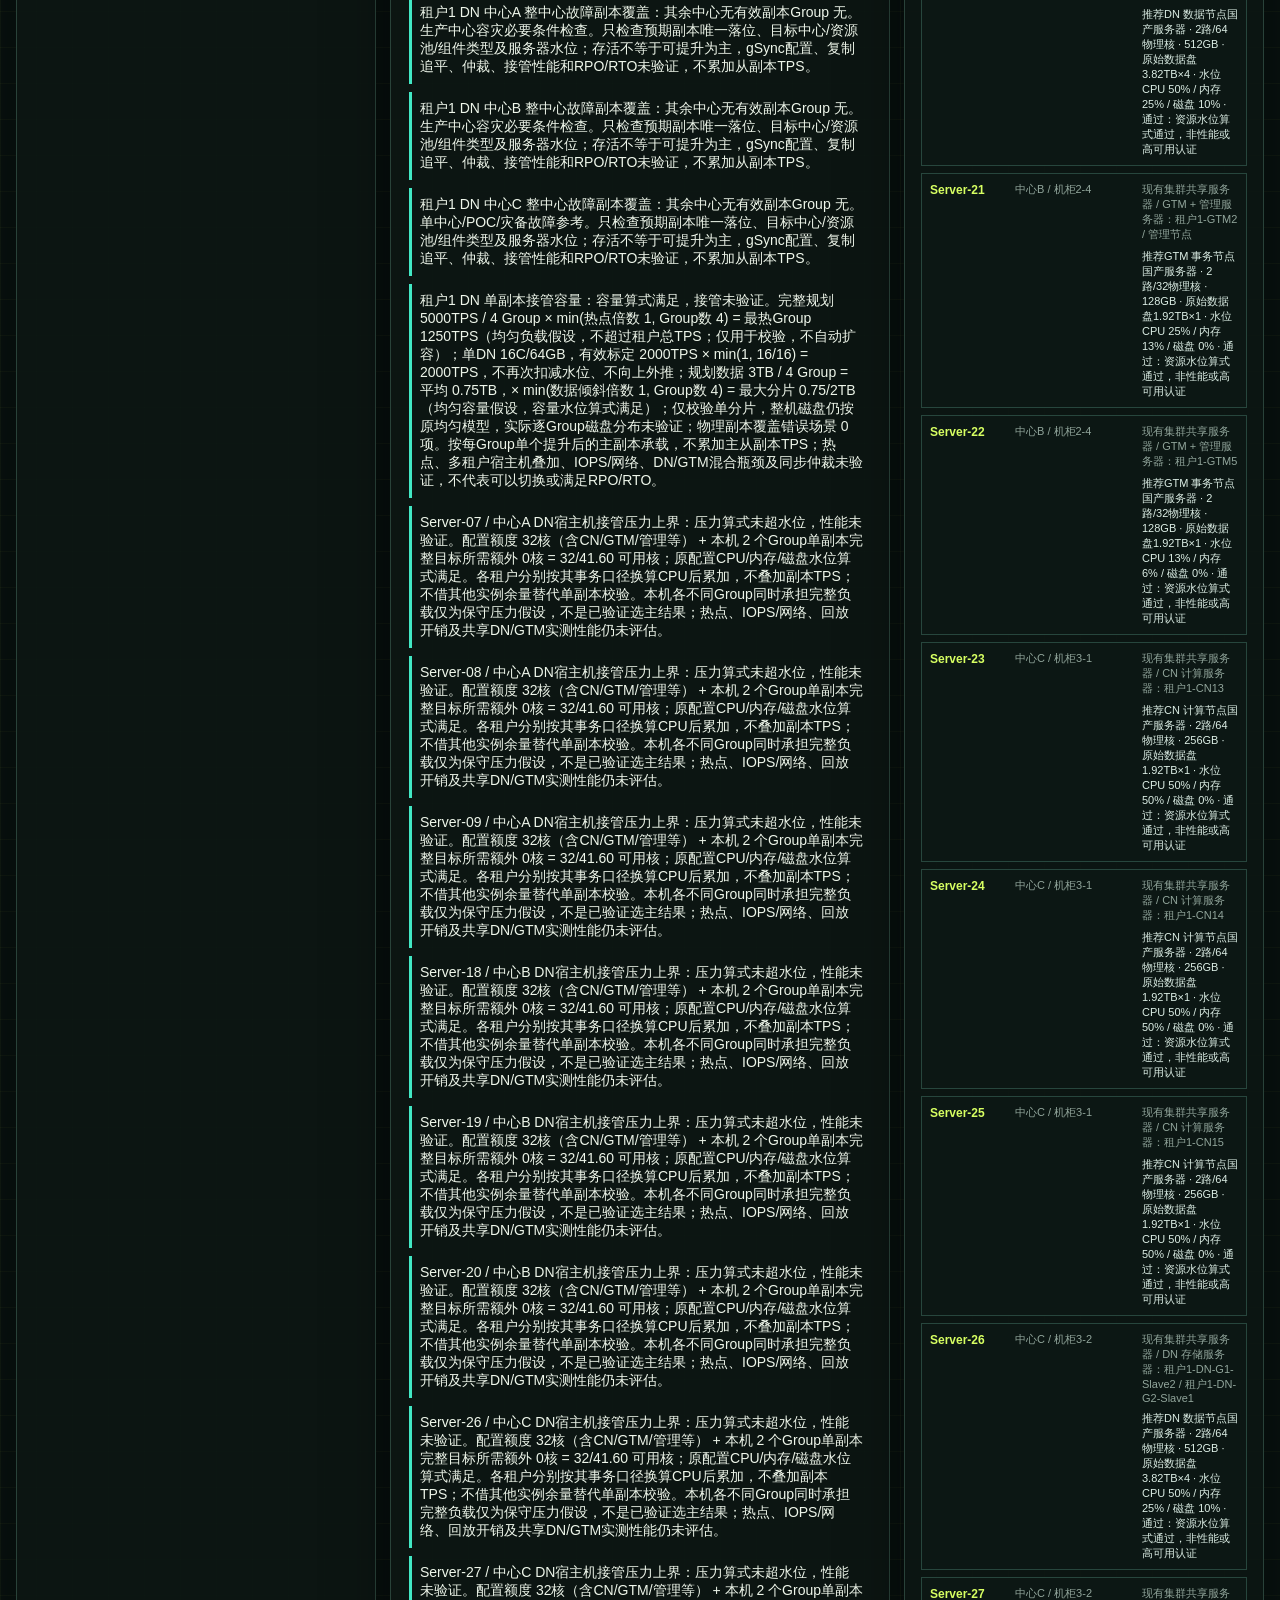
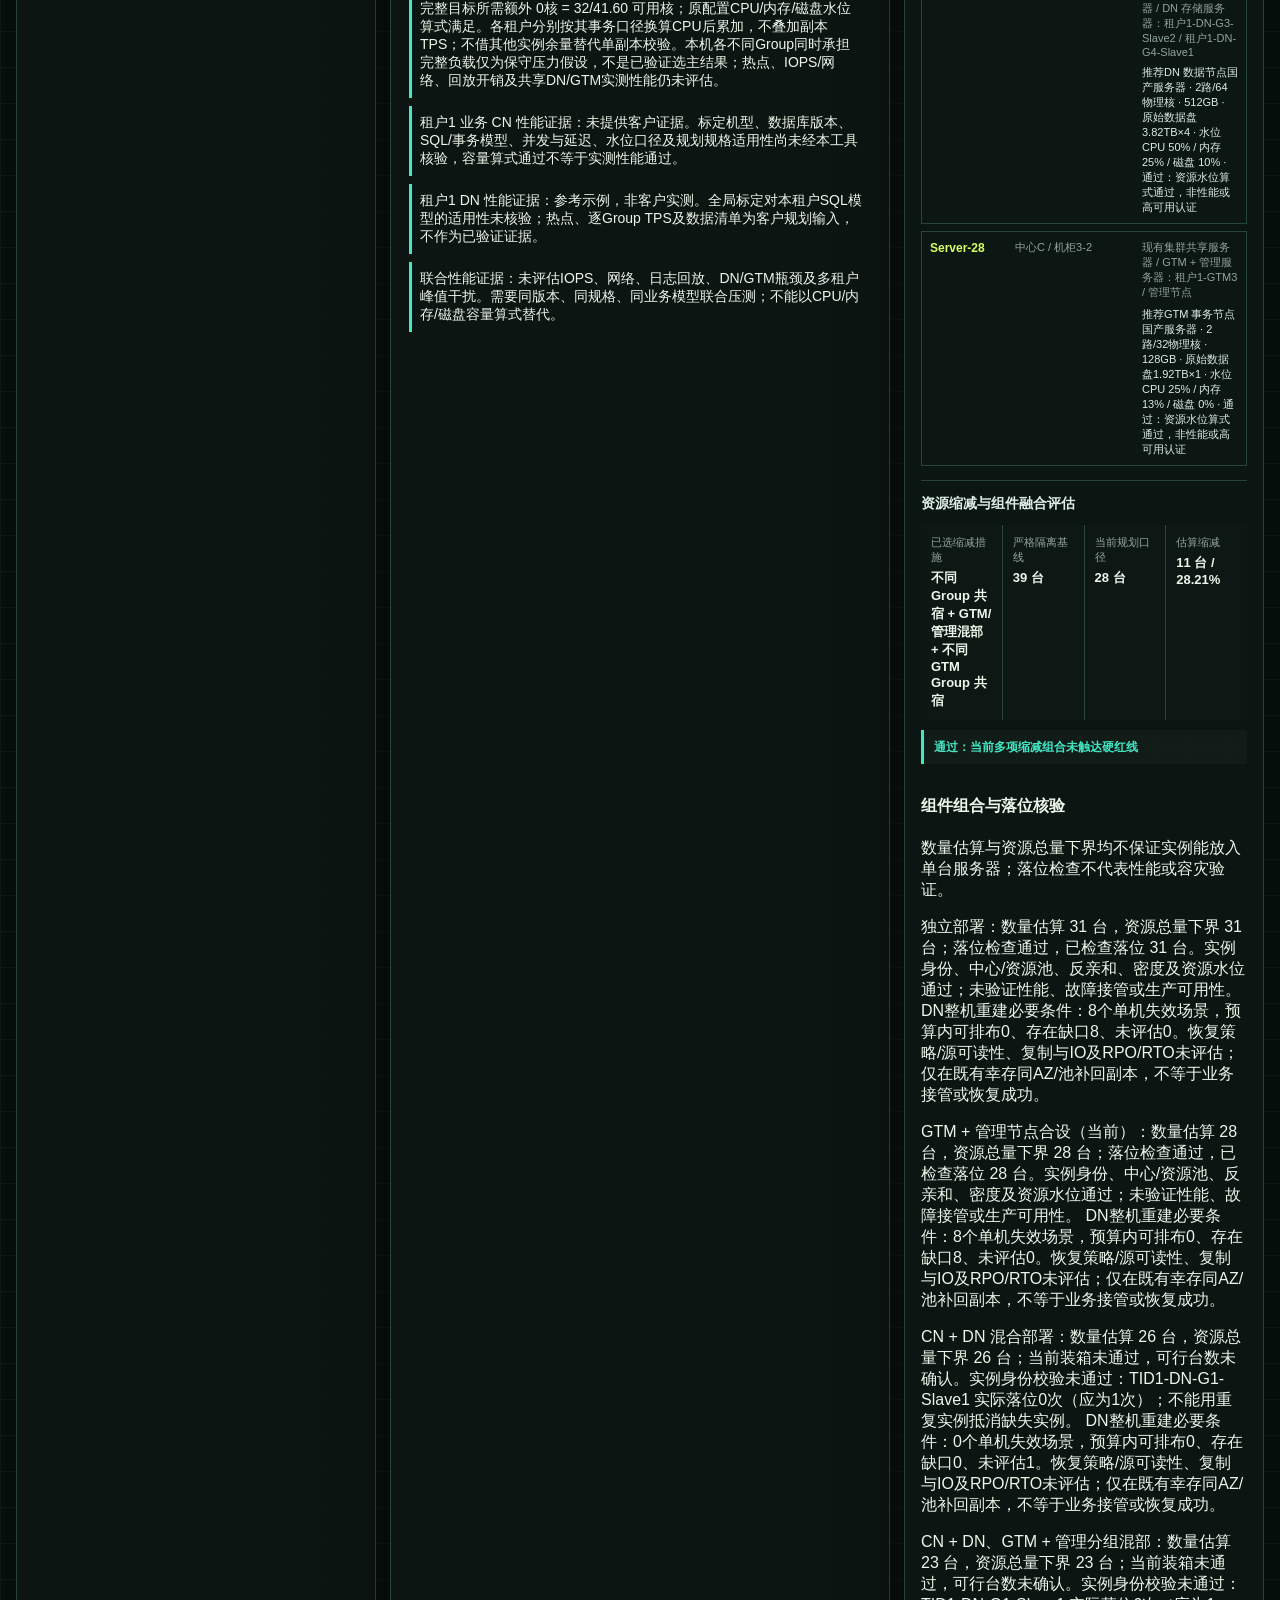
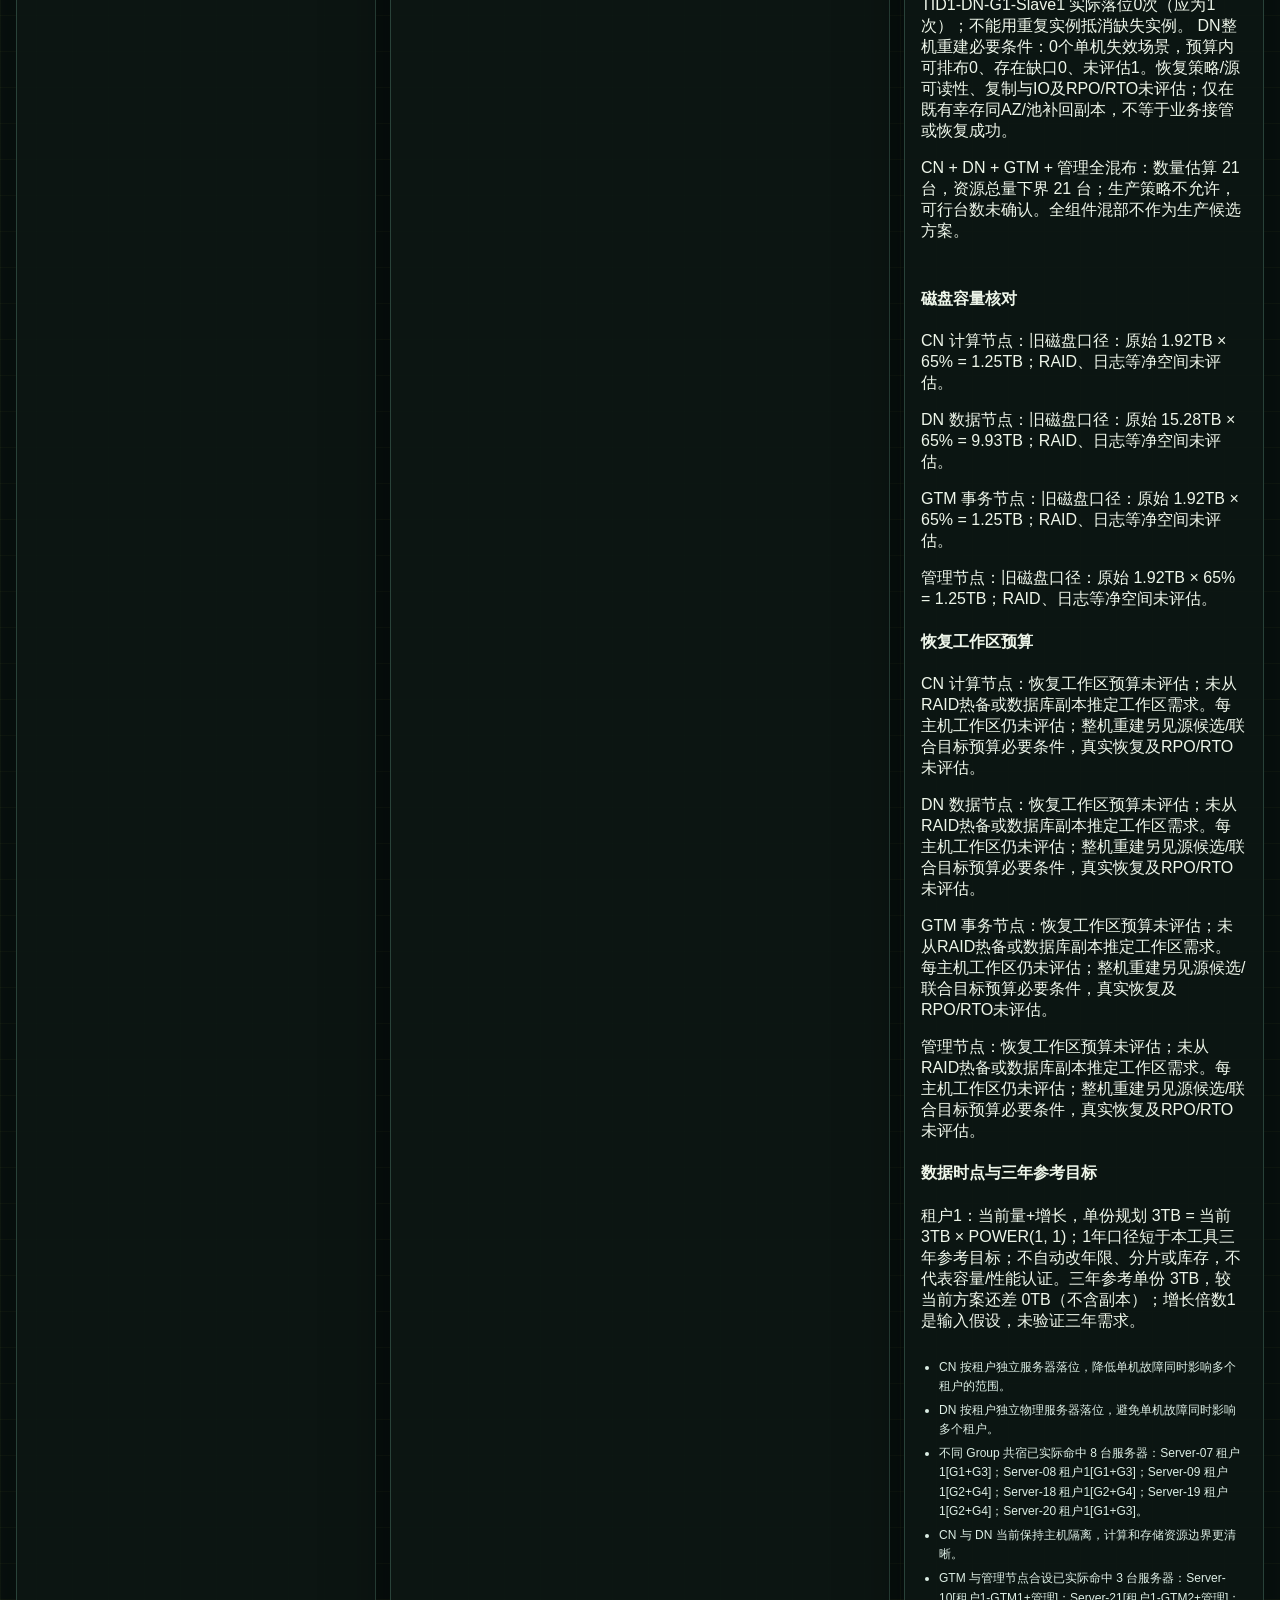
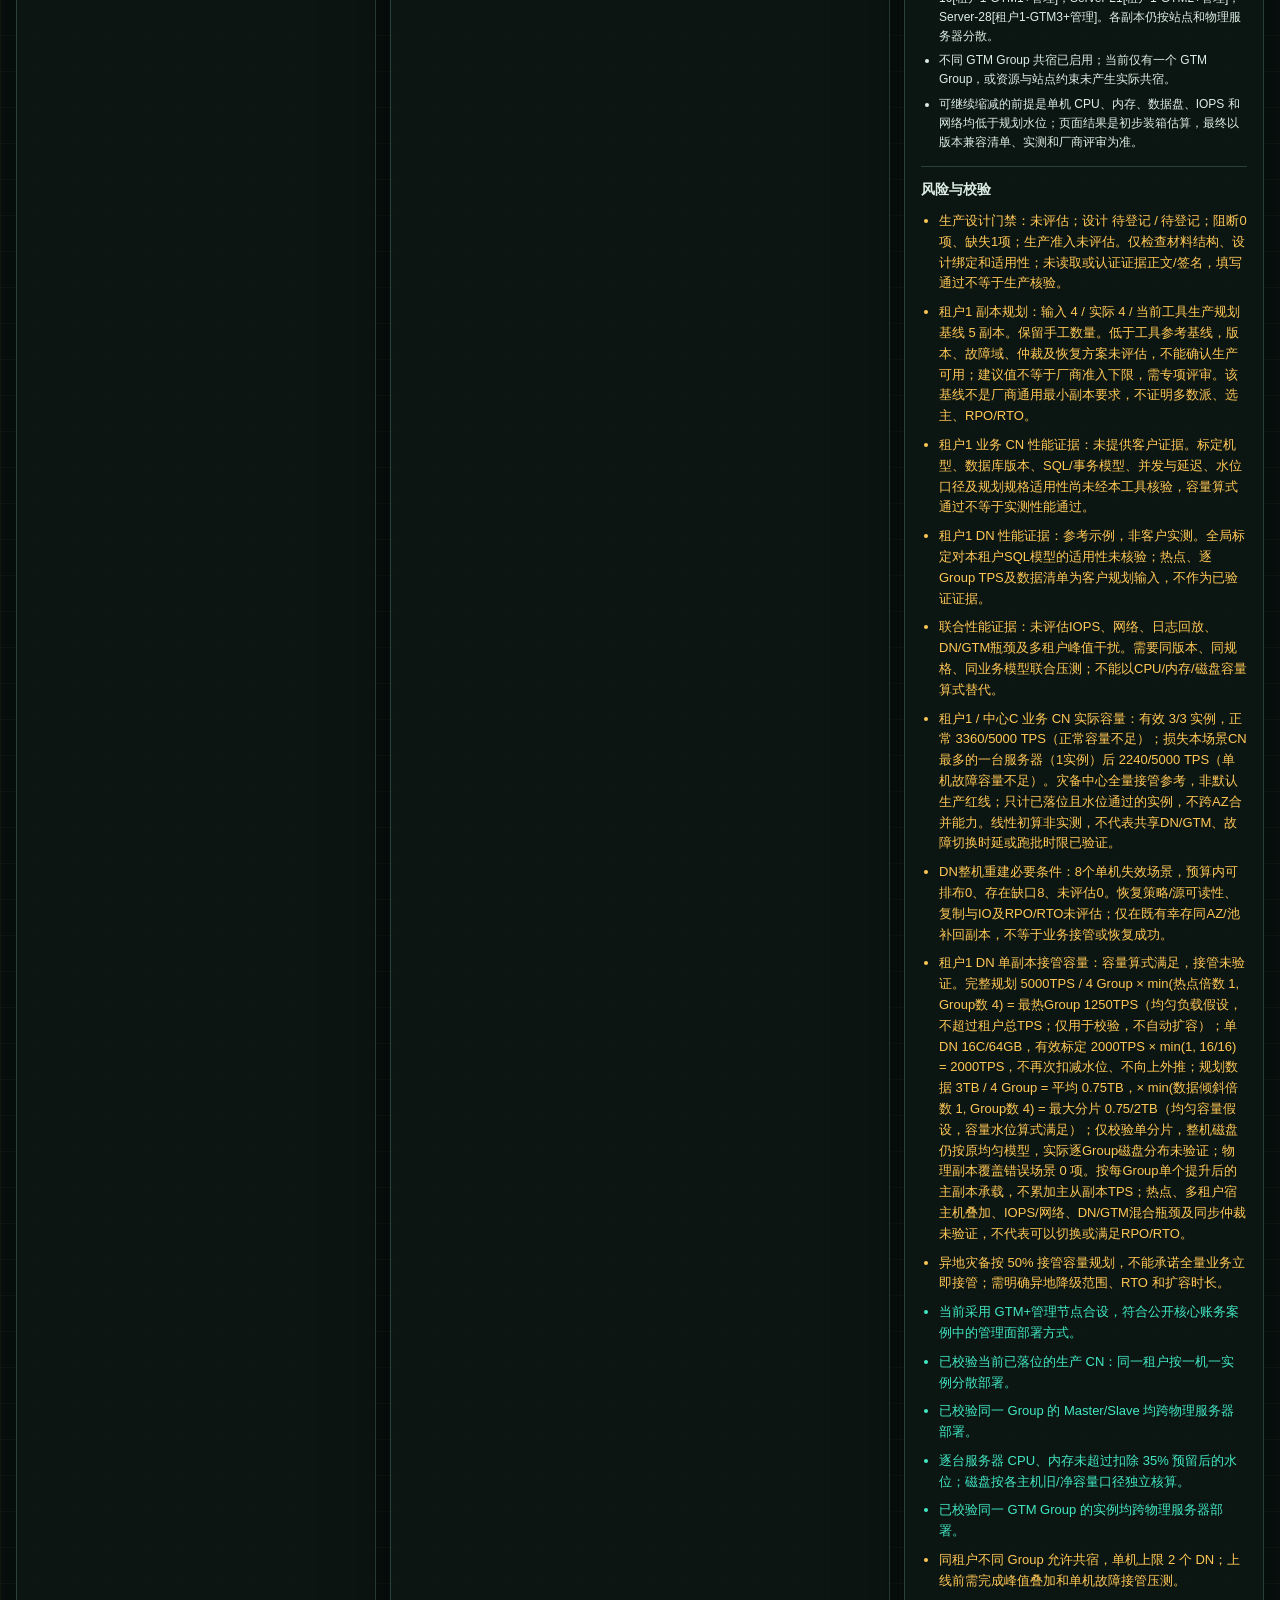
<file: goldendb-architecture-designer/index.html>
<!doctype html>
<html lang="zh-CN">
  <head>
    <meta charset="utf-8">
    <meta name="viewport" content="width=device-width, initial-scale=1">
    <title>GoldenDB 架构及组网设计工具</title>
    <link rel="stylesheet" href="./styles.css">
  <link rel="stylesheet" href="./production-contract.css">
  </head>
  <body>
    <datalist id="instanceCoreTiers">
      <option value="8"></option><option value="16"></option><option value="32"></option>
      <option value="64"></option><option value="96"></option><option value="128"></option><option value="256"></option>
    </datalist>
    <p style="margin:12px 24px"><a href="./fixed-constraints.html">固定数量约束设计：双机房 / CN与GTM混布 / 单机总组件上限 / 运维CN</a></p>
    <main class="shell">
      <header class="topbar">
        <div>
          <p class="eyebrow">GoldenDB Architecture Designer</p>
          <h1>架构及组网设计工具</h1>
        </div>
        <div class="status-strip" aria-label="方案摘要">
          <div><span id="summaryMode">两地三中心</span><small>部署方式</small></div>
          <div><span id="summaryShape">分布式</span><small>数据库形态</small></div>
          <div><span id="summaryCn">4/AZ</span><small>CN 推荐</small></div>
          <div><span id="summaryShard">2</span><small>分片推荐</small></div>
        </div>
      </header>

      <section class="workspace">
        <aside class="panel input-panel" aria-label="参数配置">
          <div class="panel-head">
            <h2>输入参数</h2>
            <button id="resetBtn" class="ghost-btn" type="button">全部重置</button>
          </div>

          <div id="planningInputStatus" class="planning-input-status" role="alert" hidden></div>

          <div class="grid-two">
            <label class="field">
              <span>设计模块</span>
              <select id="designModule">
                <option value="business" selected>业务场景性能测算</option>
                <option value="reverse">资源约束反推架构</option>
              </select>
            </label>
            <label class="field">
              <span>环境类型</span>
              <select id="environmentType">
                <option value="poc">POC测试环境</option>
                <option value="production" selected>生产环境</option>
              </select>
            </label>
          </div>

          <div class="gtm-planning-controls">
            <label class="field"><span>规划用途</span><select id="planningPurpose"><option value="new">新建／重新规划（默认）</option><option value="expansion">现有集群扩容对比（仅诊断）</option></select></label>
            <div class="gtm-baseline-actions"><button id="captureGtmBaselineBtn" class="ghost-btn" type="button">保存当前方案为工具基线</button><button id="clearGtmBaselineBtn" class="ghost-btn" type="button">清除工具基线</button><button id="exportGtmComparisonBtn" class="ghost-btn" type="button">导出GTM对比记录</button></div>
            <p id="gtmBaselineStatus" class="field-help">尚未保存本模块工具基线。</p>
            <p class="field-help">基线仅为本页会话的规划快照，不是现网核验。两模块分别保存；刷新或全部重置会清除。记录可导出存档，暂不支持导入恢复。扩容对比时已有基线锁定；需替换请先切回新建重算。扩容对比不会锁定旧绑定或物理落位，不能直接作为实施方案。</p>
          </div>

          <details class="baseline-contract-panel">
            <summary>基线／增量候选约束检查（不应用到方案）</summary>
            <p>选择基线或增量约束JSON，核对身份、归属、站点、反亲和、资源预算；增量文件另核对既有对象锁定与新增清单。未知项单列；文件声明不等于现网核验，不执行增量落位或数据库操作。</p>
            <label class="field"><span>基线JSON（最多2MiB）</span><input id="baselineContractFile" type="file" accept=".json,application/json"></label>
            <a href="./examples/expansion-baseline-60-synthetic.json" download>下载60台结构用例JSON（合成样例）</a>
            <a href="./examples/incremental-add-tenant-synthetic.json" download>下载新增租户约束JSON（合成样例）</a>
            <pre id="baselineContractResult" class="baseline-contract-result" role="status">尚未选择基线文件；此处仅做独立检查，不载入当前方案。</pre>
            <button id="downloadBaselineReportBtn" class="ghost-btn" type="button" disabled>下载结构检查报告</button>
          </details>

          <section id="businessParams" class="parameter-section">
            <label class="field">
              <span>部署方式</span>
              <select id="deploymentMode">
                <option value="local1az">本地单机房（POC）</option>
                <option value="local2az">同城本地两机房</option>
                <option value="twoSiteThreeDc" selected>同城异地两地三中心</option>
                <option value="threeSiteFiveDc">三地五中心</option>
              </select>
            </label>

            <label class="field">
              <span>数据库形态</span>
              <select id="dbShape">
                <option value="distributed" selected>分布式</option>
                <option value="centralized">集中式</option>
              </select>
            </label>

            <div class="tenant-editor-section">
              <div class="section-headline">
                <div>
                  <span class="section-label">租户资源清单</span>
                  <small>租户是实例资源容器，CN、DN、GTM 归属到租户内计算。</small>
                </div>
                <button id="addBusinessTenantBtn" class="ghost-btn compact-btn" type="button">增加租户</button>
              </div>
              <div id="businessTenantEditor" class="tenant-editor"></div>
            </div>

            <label class="field">
              <span>GTM 绑定模式</span>
              <select id="gtmBindMode">
                <option value="auto" selected>自动：少量专属，多租户共享</option>
                <option value="dedicated">租户专属：GTM 与租户 1:1</option>
                <option value="shared">系统级共享：GTM 与租户 1:n</option>
              </select>
            </label>

            <div class="divider"></div>

            <div class="section-label">CN 计算节点公式</div>
            <div class="grid-two">
              <label class="field">
                <span>每事务 SQL 数 T</span>
                <input id="sqlPerTxn" type="number" min="1" value="20">
              </label>
              <label class="field">
                <span>单核 TPS K</span>
                <input id="singleCoreTps" type="number" min="1" value="50">
              </label>
              <label class="field">
                <span>单台 CN 物理核数</span>
                <input id="cpuCores" type="number" min="1" value="64">
              </label>
              <label class="field">
                <span>CPU 上限 C</span>
                <input id="cpuLimit" type="number" min="0.1" max="1" step="0.05" value="0.7">
              </label>
              <label class="field">
                <span>规划年限</span>
                <input id="years" type="number" min="0" value="1">
              </label>
            </div>

            <label class="field">
              <span>数据年增长系数</span>
              <input id="growthFactor" type="number" min="1" step="0.05" value="1">
            </label>
            <label class="field">
              <span>交易峰值年增长系数（1 表示不增长）</span>
              <input id="transactionGrowthFactor" type="number" min="1" step="0.05" value="1">
            </label>

            <div class="divider"></div>

            <div class="section-headline parameter-headline">
              <div>
                <span class="section-label">DN 分片与单节点规格规划</span>
                <small>录入容量水位和同一套 DN 性能标定，页面统一计算单核 TPS、性能分片数及每分片 DN 规格。标定仅用于初算，生产必须使用同机型、同 SQL 模型完成 POC 校准。</small>
              </div>
            </div>
            <div class="dn-planning-section">
              <section class="dn-planning-group">
                <div class="dn-planning-group-title">
                  <strong>规划输入</strong>
                  <span>容量水位独立参与容量分片；核数、内存、性能与事务模型须来自同一标定。</span>
                </div>
                <div class="grid-two dn-planning-fields">
                  <label class="field"><span>DN 性能标定单位</span><select id="dnCalibrationUnit"><option value="instanceTps">整实例 TPS</option><option value="coreQps">单核 QPS（需匹配事务模型）</option></select></label>
                  <label class="field"><span>DN 标定水位口径</span><select id="dnCalibrationWaterMode"><option value="safe">已含安全水位</option><option value="raw">需乘 CPU 水位</option></select></label>
                  <label class="field" hidden><span>DN 单核 QPS 标定</span><input id="dnCoreQps" type="number" min="0.01" step="any" value="1000" disabled></label>
                  <label class="field" hidden><span>标定每事务 SQL 数（非业务默认值）</span><input id="dnCalibrationSqlPerTxn" type="number" min="1" step="any" value="" disabled></label>
                  <label class="field" hidden><span>DN 标定 CPU 水位</span><input id="dnCalibrationCpuLimit" type="number" min="0.01" max="1" step="0.01" value="0.7" disabled></label>
                  <label class="field"><span>DN 标定来源 / 压测记录</span><input id="dnCalibrationSource" type="text" value="" maxlength="1000" placeholder="机型、版本、SQL模型、压测记录"></label>
                  <label class="field">
                    <span>单主 DN 容量水位 TB</span>
                    <input id="maxShardTb" type="number" min="0.1" step="0.1" value="2">
                  </label>
                  <label class="field">
                    <span>DN 标定物理核数</span>
                    <input id="dnReferenceCores" type="number" min="1" value="16">
                  </label>
                  <label class="field">
                    <span>DN 标定内存 GB</span>
                    <input id="dnReferenceMemoryGb" type="number" min="1" value="64">
                  </label>
                  <label class="field">
                    <span>DN 标定 TPS</span>
                    <input id="dnReferenceTps" type="number" min="1" value="2000">
                  </label>
                </div>
                <p class="dn-planning-note">整实例 TPS 默认参考：16C / 64GB / 2000TPS。单核 1000QPS 为待验证项目输入，不是产品上限；须补齐匹配事务模型与来源。客户机型须使用同机型 POC 标定。</p>
              </section>

              <section class="dn-planning-group dn-planning-result">
                <div class="dn-planning-group-title">
                  <strong>自动计算结果</strong>
                  <span>只读结果，修改上方标定参数后自动联动。</span>
                </div>
                <div class="grid-two dn-planning-fields">
                  <label class="field">
                    <span>DN 单核 TPS 工程值</span>
                    <input id="dnSingleCoreTps" type="number" value="125" readonly>
                  </label>
                  <label class="field">
                    <span>单主 DN 性能规划上限 TPS</span>
                    <input id="safeShardTps" type="number" min="1" value="2000" readonly>
                  </label>
                </div>
                <p id="dnCalibrationDescription" class="dn-planning-note formula">有效单核 TPS = 有效整实例 TPS ÷ 标定物理核数；工程折算不是单核实测或产品上限。</p>
              </section>
            </div>

            <label class="toggle">
              <input id="forceEven" type="checkbox" checked>
              <span>结果自动取偶数，便于双机房/AZ 对称部署</span>
            </label>

            <div class="divider"></div>

            <div class="section-label">服务器配置推算</div>
            <div class="grid-two">
              <label class="field">
                <span>服务器档位</span>
                <select id="businessServerProfile">
                  <option value="balanced" selected>均衡推荐</option>
                  <option value="performance">性能优先</option>
                  <option value="storage">容量优先</option>
                </select>
              </label>
              <label class="field">
                <span>服务器规格来源</span>
                <select id="businessServerConfigMode">
                  <option value="recommended" selected>跳过录入，使用组件推荐规格</option>
                  <option value="customer">录入客户国产服务器机型</option>
                </select>
              </label>
              <label class="field">
                <span>资源预留比例</span>
                <input id="businessReserveRatio" type="number" min="0" max="0.8" step="0.05" value="0.35">
              </label>
              <label class="field">
                <span>异地灾备容量比例</span>
                <input id="businessDrCapacityRatio" type="number" min="0.25" max="1" step="0.05" value="0.5">
                <small>仅两地三中心、三地五中心生效；1 表示异地具备完整接管容量。</small>
              </label>
            </div>

            <div class="control-plane-settings">
              <div class="section-label">管理面与事务控制（可修改）</div>
              <div class="grid-two">
                <label class="field">
                  <span>管理节点总数</span>
                  <input id="businessManagementNodes" type="number" min="1" step="1" value="3">
                </label>
                <label class="field">
                  <span>每 GTM Group 副本数</span>
                  <input id="businessGtmReplicasPerGroup" type="number" min="0" step="1" value="0">
                  <small>输入 0 使用当前环境推荐值；正整数按手工值计算。</small>
                </label>
              </div>
            </div>

            <div class="divider"></div>

            <div class="section-label">资源缩减与组件融合</div>
            <div class="resource-reduction-panel">
              <div class="grid-two">
                <label class="field">
                  <span>缩减方案模板</span>
                  <select id="businessReductionPreset">
                    <option value="current" selected>默认稳健规则</option>
                    <option value="safe">稳健缩减</option>
                    <option value="balanced">均衡缩减</option>
                    <option value="maximum">最大缩减（仅 POC）</option>
                    <option value="custom">自定义</option>
                  </select>
                </label>
                <label class="field">
                  <span>单机同租户 DN 上限</span>
                  <input id="businessMaxTenantDnPerServer" type="number" min="1" step="1" value="2">
                </label>
                <label class="field">
                  <span>CN 跨租户部署策略</span>
                  <select id="businessCnTenantPlacement">
                    <option value="auto" selected>自动：生产隔离 / POC 混部</option>
                    <option value="isolated">租户独立：CN 服务器不跨租户</option>
                    <option value="shared">资源混部：不同租户 CN 共享服务器</option>
                  </select>
                </label>
                <label class="field">
                  <span>DN 跨租户部署策略</span>
                  <select id="businessDnTenantPlacement">
                    <option value="auto" selected>自动：生产隔离 / POC 混部</option>
                    <option value="isolated">租户独立：DN 服务器不跨租户</option>
                    <option value="shared">资源混部：不同租户 DN 共享服务器</option>
                  </select>
                </label>
                <label class="field hidden" aria-hidden="true">
                  <span>组件组合方式（自动派生）</span>
                  <select id="businessComponentLayout" tabindex="-1">
                    <option value="auto" selected>自动推荐</option>
                    <option value="dedicated">独立部署</option>
                    <option value="gtmMgrMixed">GTM + 管理节点合设</option>
                    <option value="cnDnMixed">CN + DN 混合部署</option>
                    <option value="allMixed">全混布（仅 POC）</option>
                  </select>
                </label>
                <label class="field hidden" aria-hidden="true">
                  <span>GTM 部署亲和（自动派生）</span>
                  <select id="businessGtmAffinity" tabindex="-1">
                    <option value="auto" selected>自动推荐</option>
                    <option value="dedicated">独立服务器部署</option>
                    <option value="management">与管理节点混部</option>
                  </select>
                </label>
              </div>
              <div id="businessDnDensityStatus" class="density-status" aria-live="polite"></div>
              <div class="resource-toggle-grid">
                <label class="toggle">
                  <input id="businessAllowShardColocation" type="checkbox" checked>
                  <span>同租户不同 Group 的 DN 优先装箱到同一服务器</span>
                </label>
                <label class="toggle">
                  <input id="businessAllowCnDnMixed" type="checkbox">
                  <span>CN 与 DN 混部</span>
                </label>
                <label class="toggle">
                  <input id="businessAllowGtmManagementMixed" type="checkbox" checked>
                  <span>GTM 与管理节点混部</span>
                </label>
                <label class="toggle">
                  <input id="businessAllowGtmGroupColocation" type="checkbox" checked>
                  <span>不同 GTM Group 可共宿（同组副本仍跨服务器）</span>
                </label>
                <label class="toggle">
                  <input id="businessAllowAllMixed" type="checkbox">
                  <span>CN / DN / GTM / 管理全混布（仅 POC）</span>
                </label>
                <label class="toggle hard-constraint">
                  <input type="checkbox" checked disabled>
                  <span>同一 Group 的主从副本必须跨物理服务器</span>
                </label>
              </div>
              <div class="resource-redline-rules">
                <strong>实时红线</strong>
                <span>生产同租户多个 CN 同机、同一 DN/GTM Group 副本同机、生产全混布、管理节点不足或服务器资源不足时，方案判定为不通过。</span>
              </div>
              <div class="parameter-advisory">
                <strong>生产部署边界</strong>
                <span>生产环境同一租户固定一机一 CN，不受机型单机 CN 上限影响。跨租户 CN 混部仅共享物理服务器，仍须配置 CPU/内存配额、容量余量和故障接管能力；核心租户建议使用独立 CN 服务器。</span>
              </div>
            </div>

            <div id="customerServerConfig" class="customer-server-config hidden">
              <div class="component-config-intro">
                <strong>客户机型按组件录入</strong>
                <span>勾选后使用客户提供的机型计算；未勾选的组件继续采用推荐规格。CPU 必须填写物理核，操作系统及 CPU 架构需按 GoldenDB 当前版本认证清单复核。</span>
              </div>
              <div id="componentMachineGrid" class="component-machine-grid"></div>
            </div>
          </section>

          <section id="reverseParams" class="parameter-section hidden">
            <label class="field">
              <span>部署方式</span>
              <select id="reverseDeploymentMode">
                <option value="local1az">本地单机房（POC）</option>
                <option value="local2az">同城本地两机房</option>
                <option value="twoSiteThreeDc" selected>同城异地两地三中心</option>
                <option value="threeSiteFiveDc">三地五中心</option>
              </select>
            </label>

            <label class="field">
              <span>评分偏好（仅调整权重，不调整数量/落位）</span>
              <select id="reverseGoal">
                <option value="balanced" selected>均等权重</option>
                <option value="performance">计算数量项优先</option>
                <option value="availability">副本/共宿项优先</option>
              </select>
            </label>

            <div class="grid-two">
              <label class="field">
                <span>服务器总数</span>
                <input id="reverseServerCount" type="number" min="1" value="20">
              </label>
              <label class="field">
                <span>服务器类型</span>
                <select id="reverseServerType">
                  <option value="general" selected>通用型</option>
                  <option value="compute">计算型</option>
                  <option value="storage">存储型</option>
                </select>
              </label>
              <label class="field">
                <span>每台 CPU 核数</span>
                <input id="reverseCpuCores" type="number" min="1" value="64">
              </label>
              <label class="field">
                <span>每台内存 GB</span>
                <input id="reverseMemoryGb" type="number" min="1" value="256">
              </label>
              <label class="field">
                <span>每台磁盘 TB</span>
                <input id="reverseDiskTb" type="number" min="0.1" step="0.1" value="8">
              </label>
              <label class="field">
                <span>资源预留比例</span>
                <input id="reverseReserveRatio" type="number" min="0" max="0.8" step="0.05" value="0.35">
              </label>
            </div>

            <div class="divider"></div>

            <div class="tenant-editor-section">
              <div class="section-headline">
                <div>
                  <span class="section-label">租户、分片与副本</span>
                  <small>资源反推按租户逐项汇总，可分别设置分片数、副本数和 CN。</small>
                </div>
                <button id="addReverseTenantBtn" class="ghost-btn compact-btn" type="button">增加租户</button>
              </div>
              <div id="reverseTenantEditor" class="tenant-editor"></div>
            </div>

            <div class="grid-two">
              <label class="field">
                <span>最大单机 DN</span>
                <input id="reverseMaxDnPerServer" type="number" min="1" value="2">
              </label>
              <label class="field">
                <span>最大单机 CN</span>
                <input id="reverseMaxCnPerServer" type="number" min="1" value="2">
              </label>
            </div>

            <div class="control-plane-settings">
              <div class="section-label">管理面与事务控制（可修改）</div>
              <div class="grid-two">
                <label class="field">
                  <span>管理节点总数</span>
                  <input id="reverseManagementNodes" type="number" min="1" step="1" value="3">
                </label>
                <label class="field">
                  <span>每 GTM Group 副本数</span>
                  <input id="reverseGtmReplicasPerGroup" type="number" min="0" step="1" value="0">
                  <small>输入 0 使用当前环境推荐值；正整数按手工值计算。</small>
                </label>
              </div>
            </div>

            <label class="field">
              <span>GTM 绑定模式</span>
              <select id="reverseGtmBindMode">
                <option value="auto" selected>自动：少量专属，多租户共享</option>
                <option value="dedicated">租户专属：GTM 与租户 1:1</option>
                <option value="shared">系统级共享：GTM 与租户 1:n</option>
              </select>
            </label>

            <div class="divider"></div>

            <div class="section-label">资源缩减与组件融合</div>
            <div class="resource-reduction-panel">
              <div class="grid-two">
                <label class="field">
                  <span>缩减方案模板</span>
                  <select id="reverseReductionPreset">
                    <option value="current" selected>默认稳健规则</option>
                    <option value="safe">稳健缩减</option>
                    <option value="balanced">均衡缩减</option>
                    <option value="maximum">最大缩减（仅 POC）</option>
                    <option value="custom">自定义</option>
                  </select>
                </label>
                <label class="field">
                  <span>单机同租户 DN 上限</span>
                  <input id="reverseMaxTenantDnPerServer" type="number" min="1" step="1" value="2">
                </label>
                <label class="field">
                  <span>CN 跨租户部署策略</span>
                  <select id="reverseCnTenantPlacement">
                    <option value="auto" selected>自动：生产隔离 / POC 混部</option>
                    <option value="isolated">租户独立：CN 服务器不跨租户</option>
                    <option value="shared">资源混部：不同租户 CN 共享服务器</option>
                  </select>
                </label>
                <label class="field">
                  <span>DN 跨租户部署策略</span>
                  <select id="reverseDnTenantPlacement">
                    <option value="auto" selected>自动：生产隔离 / POC 混部</option>
                    <option value="isolated">租户独立：DN 服务器不跨租户</option>
                    <option value="shared">资源混部：不同租户 DN 共享服务器</option>
                  </select>
                </label>
                <label class="field hidden" aria-hidden="true">
                  <span>组件组合方式（自动派生）</span>
                  <select id="reverseComponentLayout" tabindex="-1">
                    <option value="auto" selected>自动推荐</option>
                    <option value="dedicated">独立部署</option>
                    <option value="gtmMgrMixed">GTM + 管理节点合设</option>
                    <option value="cnDnMixed">CN + DN 混合部署</option>
                    <option value="allMixed">全混布（仅 POC）</option>
                  </select>
                </label>
                <label class="field hidden" aria-hidden="true">
                  <span>GTM 部署亲和（自动派生）</span>
                  <select id="reverseGtmAffinity" tabindex="-1">
                    <option value="auto" selected>自动推荐</option>
                    <option value="dedicated">独立服务器部署</option>
                    <option value="management">与管理节点混部</option>
                  </select>
                </label>
              </div>
              <div id="reverseDnDensityStatus" class="density-status" aria-live="polite"></div>
              <div class="resource-toggle-grid">
                <label class="toggle">
                  <input id="reverseAllowShardColocation" type="checkbox" checked>
                  <span>同租户不同 Group 的 DN 优先装箱到同一服务器</span>
                </label>
                <label class="toggle">
                  <input id="reverseAllowCnDnMixed" type="checkbox">
                  <span>CN 与 DN 混部</span>
                </label>
                <label class="toggle">
                  <input id="reverseAllowGtmManagementMixed" type="checkbox" checked>
                  <span>GTM 与管理节点混部</span>
                </label>
                <label class="toggle">
                  <input id="reverseAllowGtmGroupColocation" type="checkbox" checked>
                  <span>不同 GTM Group 可共宿（同组副本仍跨服务器）</span>
                </label>
                <label class="toggle">
                  <input id="reverseAllowAllMixed" type="checkbox">
                  <span>CN / DN / GTM / 管理全混布（仅 POC）</span>
                </label>
                <label class="toggle hard-constraint">
                  <input type="checkbox" checked disabled>
                  <span>同一 Group 的主从副本必须跨物理服务器</span>
                </label>
              </div>
              <div class="resource-redline-rules">
                <strong>实时红线</strong>
                <span>生产同租户多个 CN 同机、同一 DN/GTM Group 副本同机、生产全混布、管理节点不足或服务器资源不足时，方案判定为不通过。</span>
              </div>
              <div class="parameter-advisory">
                <strong>资源缩减边界</strong>
                <span>生产环境同一租户固定一机一 CN；跨租户 CN 混部只共享物理服务器，不共享租户实例。服务器不足时不突破该约束，未落位 CN 将触发高风险并要求增加主机。</span>
              </div>
            </div>
          </section>
        </aside>

        <section class="canvas-panel" aria-label="架构拓扑">
          <div class="canvas-head">
            <div>
              <h2>组网规划</h2>
              <p id="topologySubtitle">同城双中心强一致，异地中心用于灾备接管。</p>
            </div>
            <div class="canvas-actions">
              <div class="legend">
                <span><i class="sync"></i>同步/快同步</span>
                <span><i class="async"></i>异步灾备</span>
                <span><i class="mgmt"></i>管理链路</span>
              </div>
              <button id="downloadTopologyBtn" class="ghost-btn export-btn" type="button">下载组网规划 PNG</button>
            </div>
          </div>

          <div id="topology" class="topology" role="img" aria-label="GoldenDB 部署拓扑"></div>

          <div class="server-topology-card">
            <div class="relation-head">
              <div>
                <h3>组网规划-服务器</h3>
                <span>机房 / 机柜 / Server / 组件物理落位</span>
              </div>
              <button id="downloadServerTopologyBtn" class="ghost-btn export-btn" type="button">下载服务器规划 PNG</button>
            </div>
            <div id="serverTopology" class="server-topology" role="img" aria-label="GoldenDB 服务器物理组网拓扑"></div>
          </div>

          <div class="excel-export-card">
            <div class="excel-export-copy">
              <span class="excel-file-mark">XLSX</span>
              <div>
                <h2>组网规划 Excel</h2>
                <p id="excelExportSubtitle">按中心、机柜、服务器和组件实例生成可编辑规划表。</p>
              </div>
            </div>
            <div id="excelExportStats" class="excel-export-stats"></div>
            <button id="downloadExcelBtn" class="primary-btn excel-download-btn" type="button">下载可编辑 Excel</button>
          </div>

          <div class="relation-card">
            <div class="relation-head">
              <h3>集群 / 租户 / 组件关系</h3>
              <span>逻辑关系视图</span>
            </div>
            <div id="relationGraph" class="relation-graph" role="img" aria-label="GoldenDB 集群租户组件关系"></div>
          </div>

          <div class="formula-card">
            <h3>计算过程</h3>
            <pre id="formulaOutput"></pre>
          </div>
          <section aria-labelledby="placementDetailsTitle">
            <h3 id="placementDetailsTitle">节点落位与主分布</h3>
            <div id="productionReview"></div>
            <div id="placementDetails"></div>
          </section>
        </section>

        <aside class="panel result-panel" aria-label="方案输出">
          <div class="panel-head">
            <h2>推荐方案</h2>
            <button id="copyBtn" class="primary-btn" type="button">复制摘要</button>
          </div>

          <div class="metrics">
            <div class="metric-card">
              <span id="cnPerAz">4</span>
              <small>CN 总数</small>
            </div>
            <div class="metric-card">
              <span id="tenantCount">1</span>
              <small>租户个数</small>
            </div>
            <div class="metric-card">
              <span id="shardCount">2</span>
              <small>租户分片汇总</small>
            </div>
            <div class="metric-card">
              <span id="replicasPerShard">4</span>
              <small>最大每分片副本</small>
            </div>
            <div class="metric-card">
              <span id="dnInstances">8</span>
              <small>DN 实例数</small>
            </div>
          </div>

          <div class="output-block">
            <h3>节点部署建议</h3>
            <table>
              <tbody id="nodePlan"></tbody>
            </table>
          </div>

          <div id="businessServerBlock" class="output-block">
            <h3>服务器配置及个数</h3>
            <div id="businessServerPlan" class="reverse-plan"></div>
          </div>

          <div id="reversePlanBlock" class="output-block hidden">
            <h3>资源反推参考方案</h3>
            <div id="reversePlan" class="reverse-plan"></div>
          </div>

          <div class="output-block">
            <h3>资源缩减与组件融合评估</h3>
            <div id="reductionPlan" class="reduction-plan" aria-live="polite"></div>
          </div>

          <div class="output-block">
            <h3>风险与校验</h3>
            <ul id="riskList" class="risk-list"></ul>
          </div>

          <div class="output-block">
            <h3>高可用方案</h3>
            <div id="haGuide" class="ha-guide"></div>
          </div>

          <div class="output-block">
            <h3>依据标注</h3>
            <ul class="source-list">
              <li><strong>官方入口</strong>：<a href="https://www.goldendb.com/" target="_blank" rel="noreferrer">GoldenDB 官网</a>。</li>
              <li><strong>架构与部署形态</strong>：<a href="https://www.zte.com.cn/content/dam/zte-site/res-www-zte-com-cn/goldendb/%E9%87%91%E7%AF%86%E4%BF%A1%E7%A7%91GoldenDB%E6%95%B0%E6%8D%AE%E5%BA%93V6%E6%8A%80%E6%9C%AF%E7%99%BD%E7%9A%AE%E4%B9%A6.pdf" target="_blank" rel="noreferrer">《GoldenDB 数据库 V6 技术白皮书》</a>，用于核对集中式/分布式组件关系、物理机/容器部署与资源弹性。</li>
              <li><strong>容量/性能规划</strong>：<a href="https://www.zte.com.cn/content/dam/zte-site/res-www-zte-com-cn/mediares/golden_db/pdf/report2024010303.pdf" target="_blank" rel="noreferrer">《GoldenDB 分布式事务型数据库金融应用指南》</a>第 2.3 节明确：数据分片数量取容量需求与 TPS/QPS 性能需求的最大值；物理机示例的 4000TPS/40000QPS 对应 2 路24C、384GB 与 SSD，不能脱离该规格直接套用。</li>
              <li><strong>DN 典型规格与折算边界</strong>：上述指南表 9 给出容器 DN 8C/32GB=1000TPS、16C/64GB=2000TPS、16C/128GB=2000TPS，并建议该容器口径下单 DN 数据量不超过 500GB。页面默认采用 16C/64GB/2000TPS 标定点，将 125TPS/物理核仅作为可编辑的工程初算值；容量水位仍允许按项目机型和 POC 结果录入，不将 500GB、2TB 或按核线性折算视为产品硬上限。</li>
              <li><strong>管理节点与 GTM 部署</strong>：上述金融应用指南给出单中心管理节点 3 副本、同城双中心/两地三中心管理节点 3 或 5 副本；两地三中心典型 GTM/DN 为同城两侧各 2 副本、异地 1 副本，即推荐 5 副本。<a href="https://www.zte.com.cn/china/about/magazine/zte-technologies/2025/12/3/5.html" target="_blank" rel="noreferrer">《国有大行分布式数据库云化部署实践》</a>说明管理节点可保留物理部署、租户组件可运行于容器资源池。页面允许手工降配，但会按典型建议提示风险。</li>
              <li><strong>资源缩减边界</strong>：金融应用指南公开示例采用 Insight 与 GTM 合设，并按组件性能/容量共同确定服务器数；上述云化部署实践说明 CN、DN、GTM 可容器化并共享硬件资源池。页面仅把不同 Group 共宿、CN/DN 混部作为资源装箱策略，同一 Group 主从副本仍保持物理服务器反亲和。</li>
              <li><strong>CN 跨租户部署</strong>：<a href="https://www.zte.com.cn/content/dam/zte-site/res-www-zte-com-cn/goldendb/260423-%E5%86%85%E5%AE%B9%E6%9B%B4%E6%96%B0%E7%B4%A0%E6%9D%90/%E4%B8%AD%E5%85%B4%E9%80%9A%E8%AE%AFGoldenDB%E6%95%B0%E6%8D%AE%E5%BA%93V6%E6%8A%80%E6%9C%AF%E7%99%BD%E7%9A%AE%E4%B9%A6.pdf" target="_blank" rel="noreferrer">GoldenDB V6 技术白皮书</a>说明租户包含 CN/DN/GTM、租户资源与数据隔离，同时支持物理机及容器化部署。页面据此区分“CN 实例归属隔离”和“不同租户 CN 共享物理服务器”，生产自动采用租户独立服务器。</li>
              <li><strong>参考图参数口径</strong>：海光双路 64 物理核、1024GB、双万兆、系统盘 RAID1、NVMe 数据盘属于具体项目服务器基线，页面支持按组件录入，但不将其视为 GoldenDB 产品硬上限或所有项目的统一推荐。</li>
              <li><strong>副本高可用</strong>：<a href="https://www.zte.com.cn/content/dam/zte-site/res-www-zte-com-cn/mediares/zte/zhengqi/finance/hangyedongcha/GoldenDB.pdf" target="_blank" rel="noreferrer">《GoldenDB 分布式数据库技术白皮书》</a>，Group 由多个 DN 构成，采用一主多备。</li>
              <li><strong>同城资源对等案例</strong>：<a href="https://www.zte.com.cn/china/about/news/20240408c1/_jcr_content.html" target="_blank" rel="noreferrer">《浙江移动核心系统数据库自主创新实践》</a>公开了同城双活两侧均部署 20 CN、20 分片，DN 为 1 主 3 备且每中心各 2 副本。页面据此将同城生产中心按独立、对等容量计算，不再把一份容量均摊到两个 AZ。</li>
              <li><strong>异地容量比例边界</strong>：异地灾备缩减比例属于项目 RTO、接管范围与成本约束下的规划输入，并非 GoldenDB 固定产品参数。比例低于 100% 时页面会提示不能承诺全量业务立即接管，生产方案仍需厂商与业务连续性评审。</li>
              <li><strong>架构核对</strong>：<a href="https://www.modb.pro/db/1861230042106310656" target="_blank" rel="noreferrer">GoldenDB 架构概述</a>、<a href="https://www.cnblogs.com/smart-cloud/articles/19176195" target="_blank" rel="noreferrer">GoldenDB 数据库架构与部署</a>。</li>
              <li><strong>租户/水位核对</strong>：<a href="https://www.modb.pro/db/1772275217795223552" target="_blank" rel="noreferrer">GoldenDB 租户管理</a>、<a href="https://www.cnblogs.com/xinxin1222/p/18021912" target="_blank" rel="noreferrer">GoldenDB 安装部署参数</a>。</li>
              <li><strong>案例核对</strong>：<a href="https://www.bankalliance.com.cn/sccba/service/paas/database02/goldend6.1.3/index.html" target="_blank" rel="noreferrer">GoldenDB 6.1.3 金融云服务介绍</a>。</li>
            </ul>
          </div>
        </aside>
      </section>
    </main>

    <script src="./leader-balance.js"></script>
    <script src="./expansion-baseline.js"></script>
    <script src="./incremental-constraints.js"></script>
    <script src="./network-address.js"></script><script src="./inventory-capacity.js"></script><script src="./infrastructure-contract.js"></script><script src="./version-capabilities.js"></script><script src="./service-listeners.js"></script><script src="./network-fabric.js"></script><script src="./network-forwarding.js"></script><script src="./network-shared-risk.js"></script><script src="./network-physical.js"></script><script src="./network-mtu.js"></script><script src="./network-routing.js"></script><script src="./component-network.js"></script><script src="./production-contract.js"></script>
    <script src="./production-contract-ui.js"></script>
    <script src="./app.js"></script>
  </body>
</html>
</file>
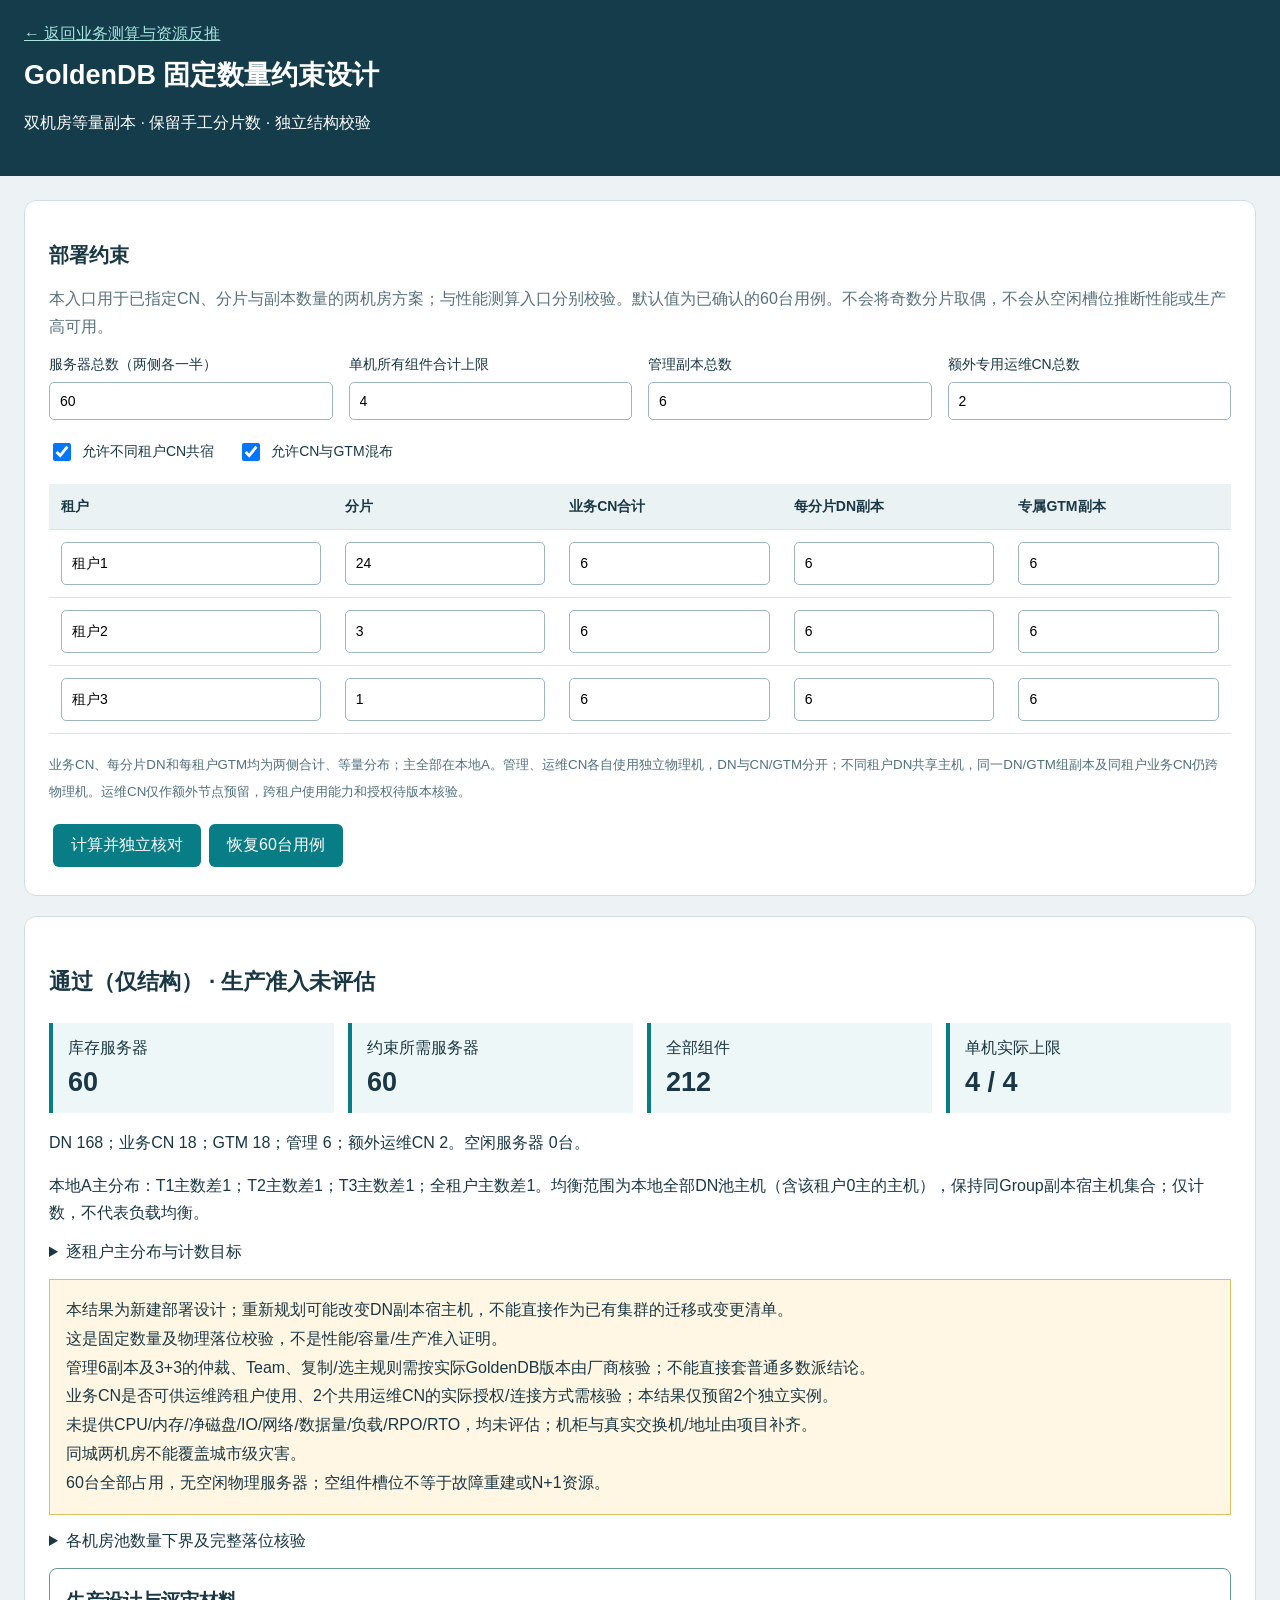
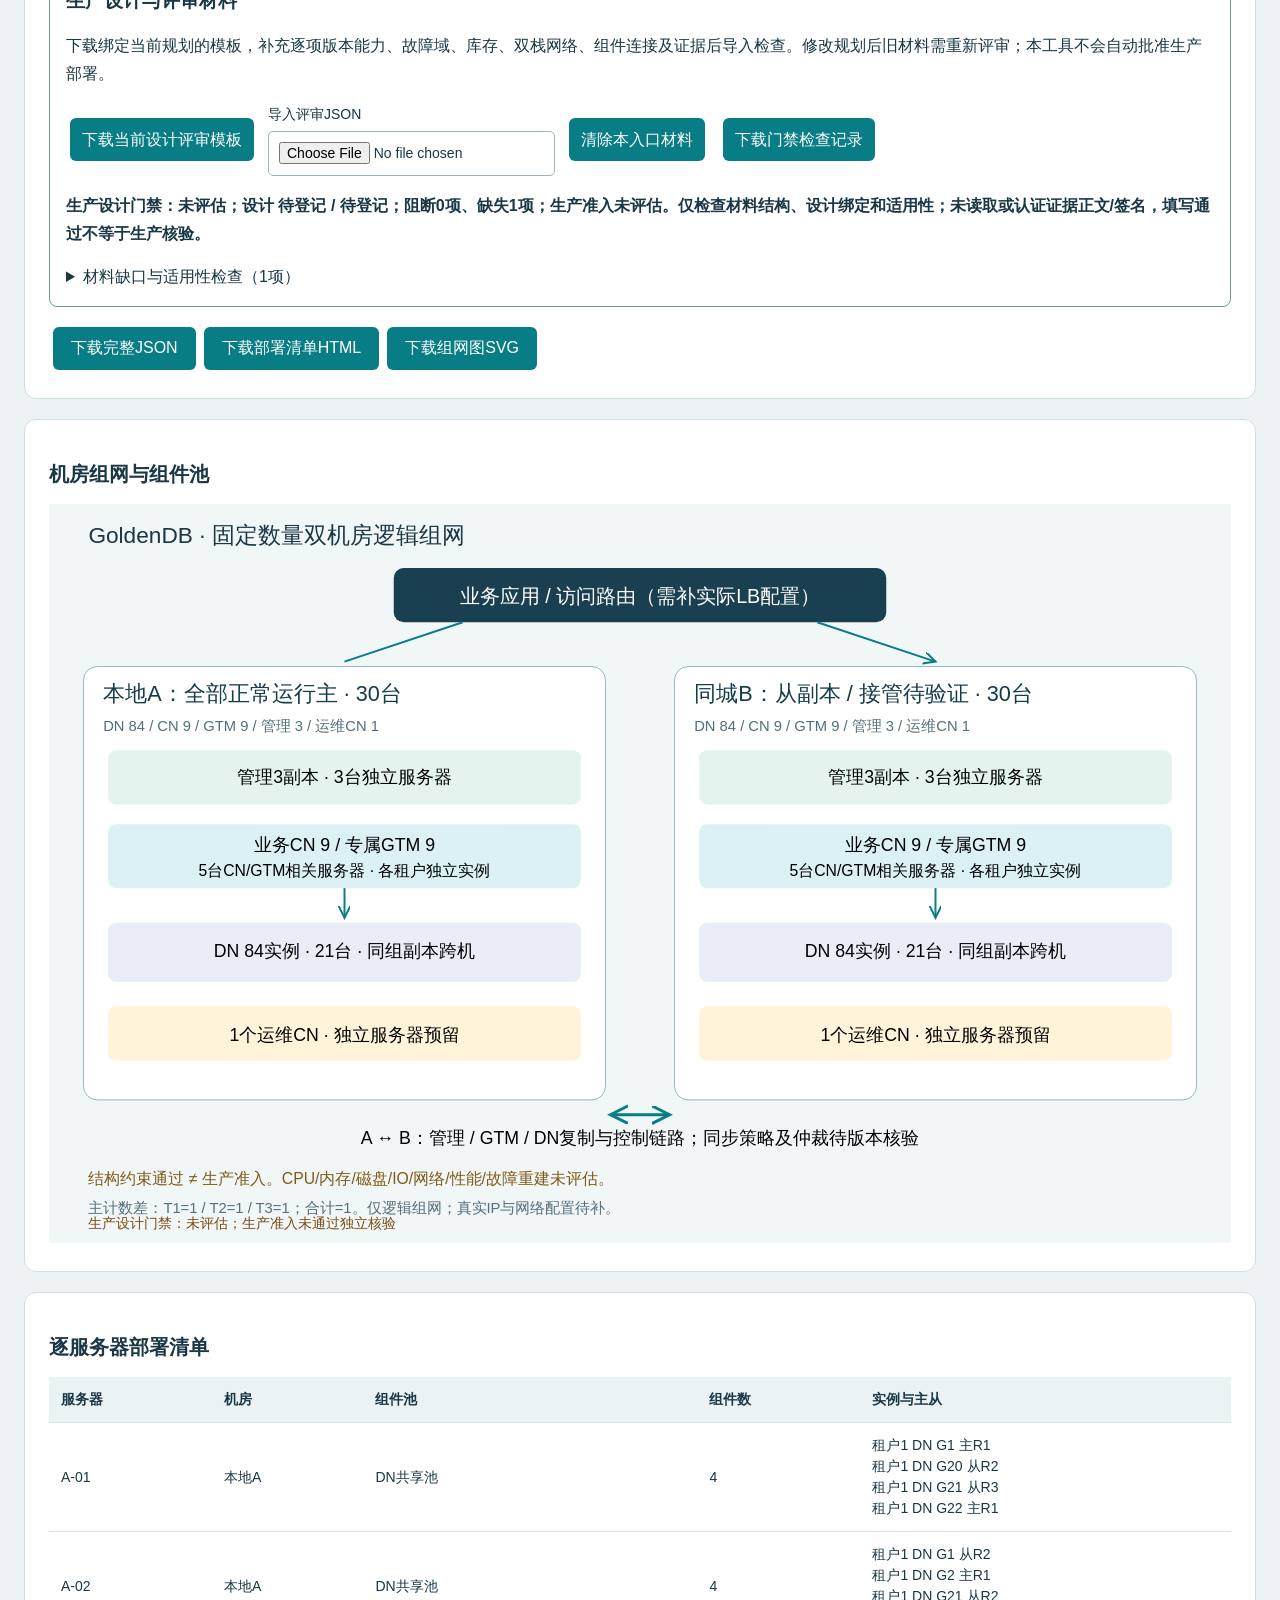
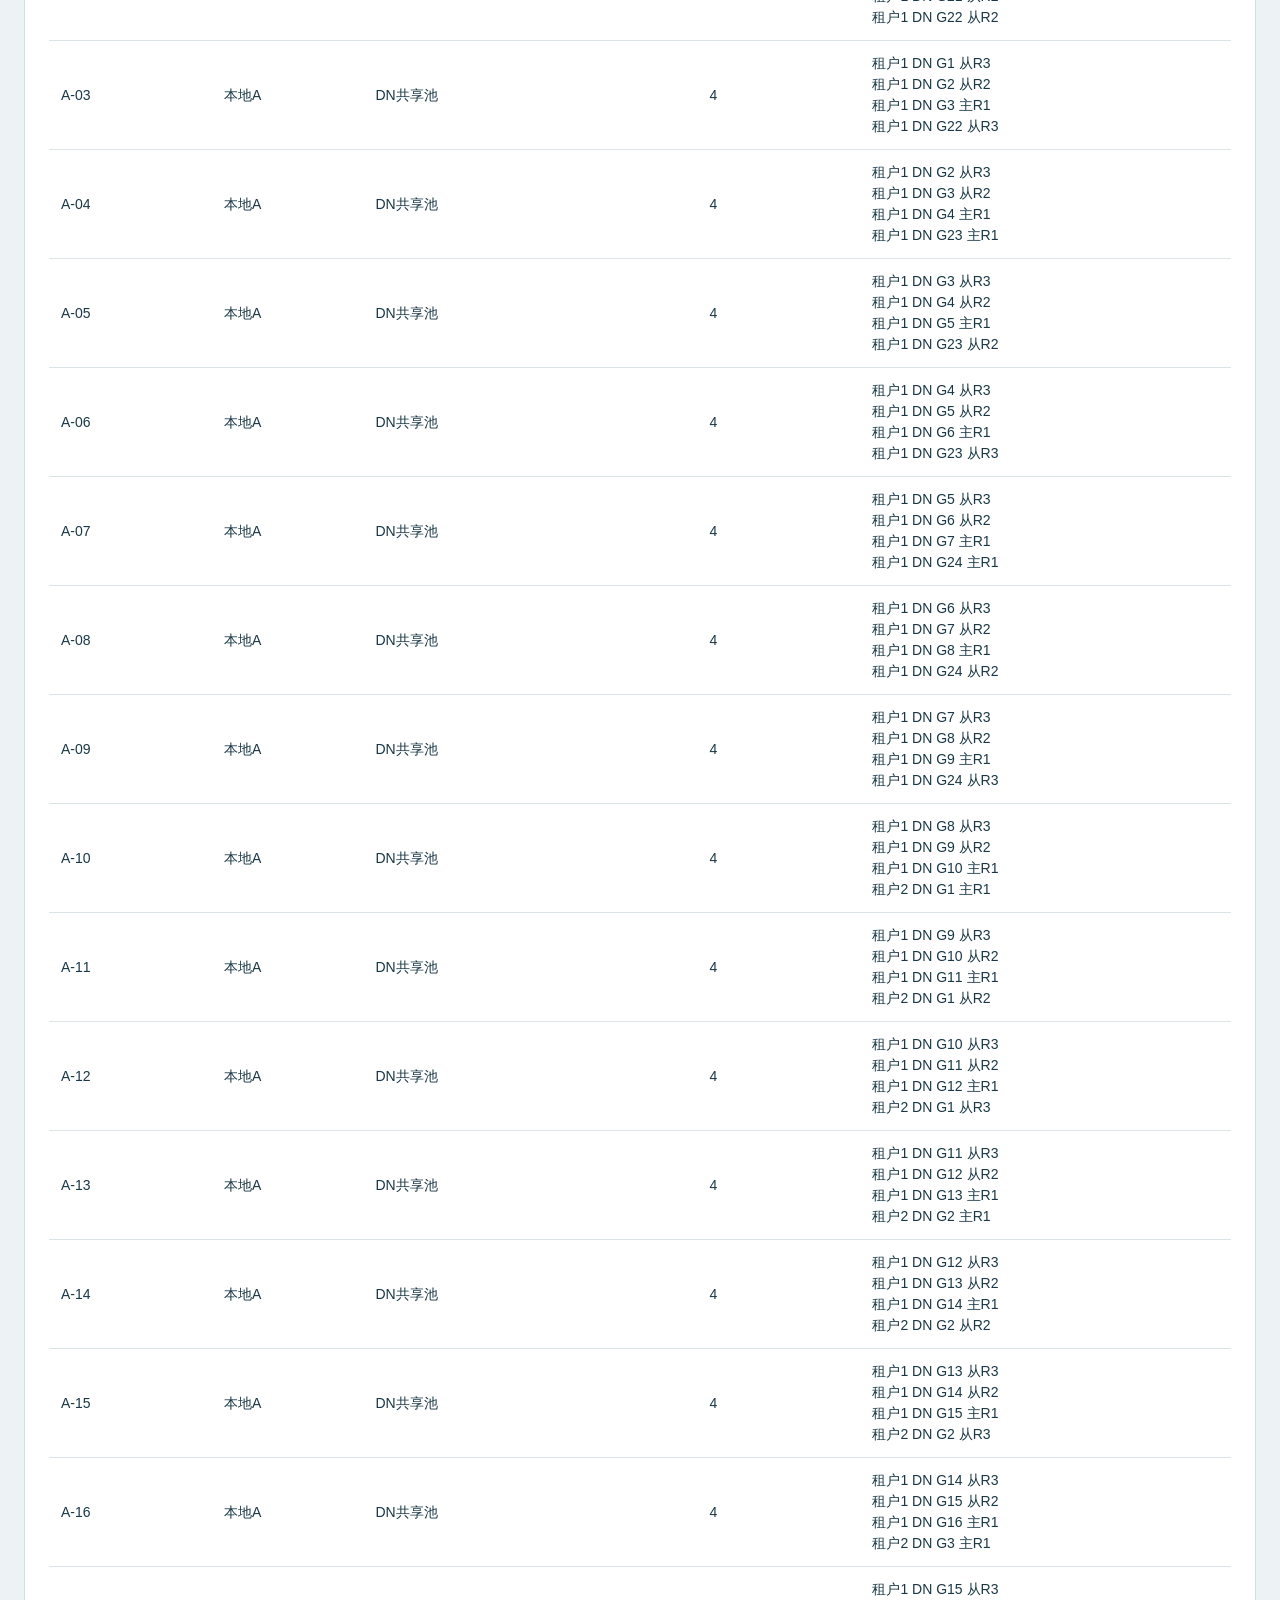
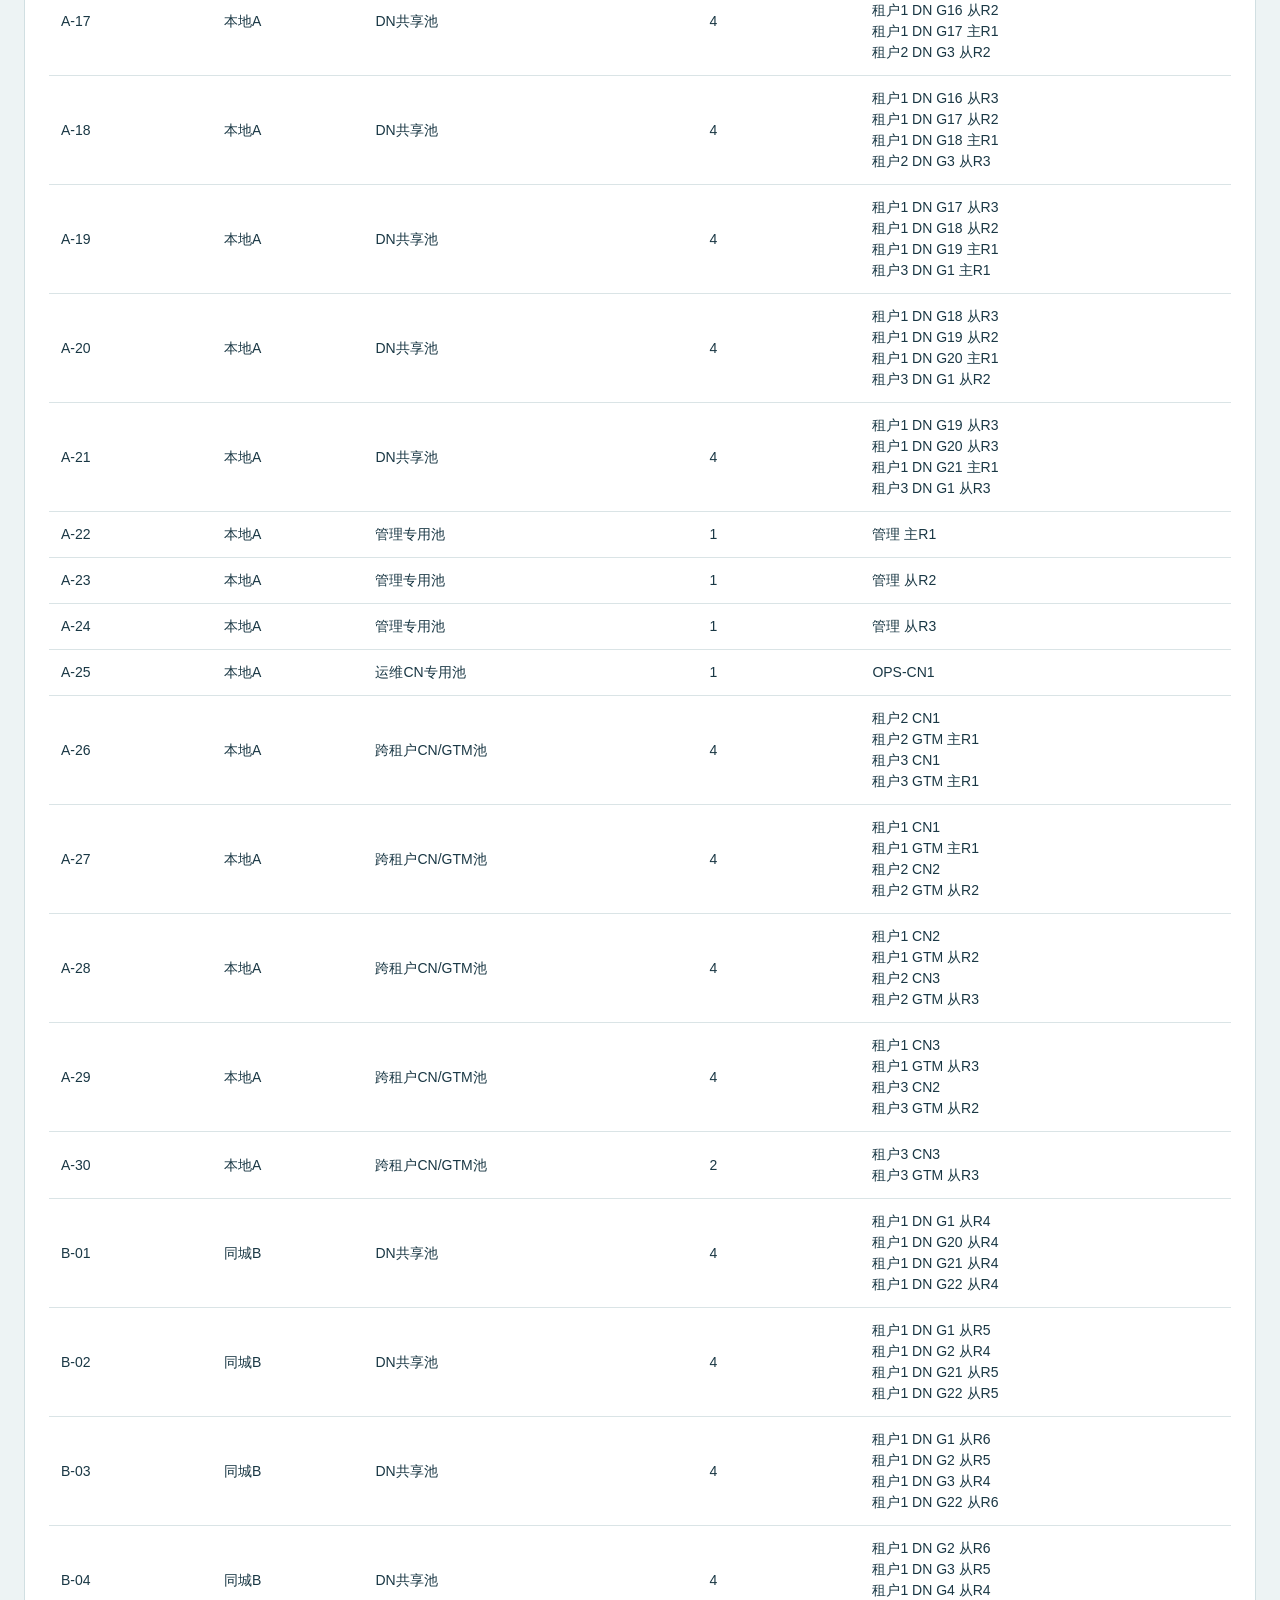
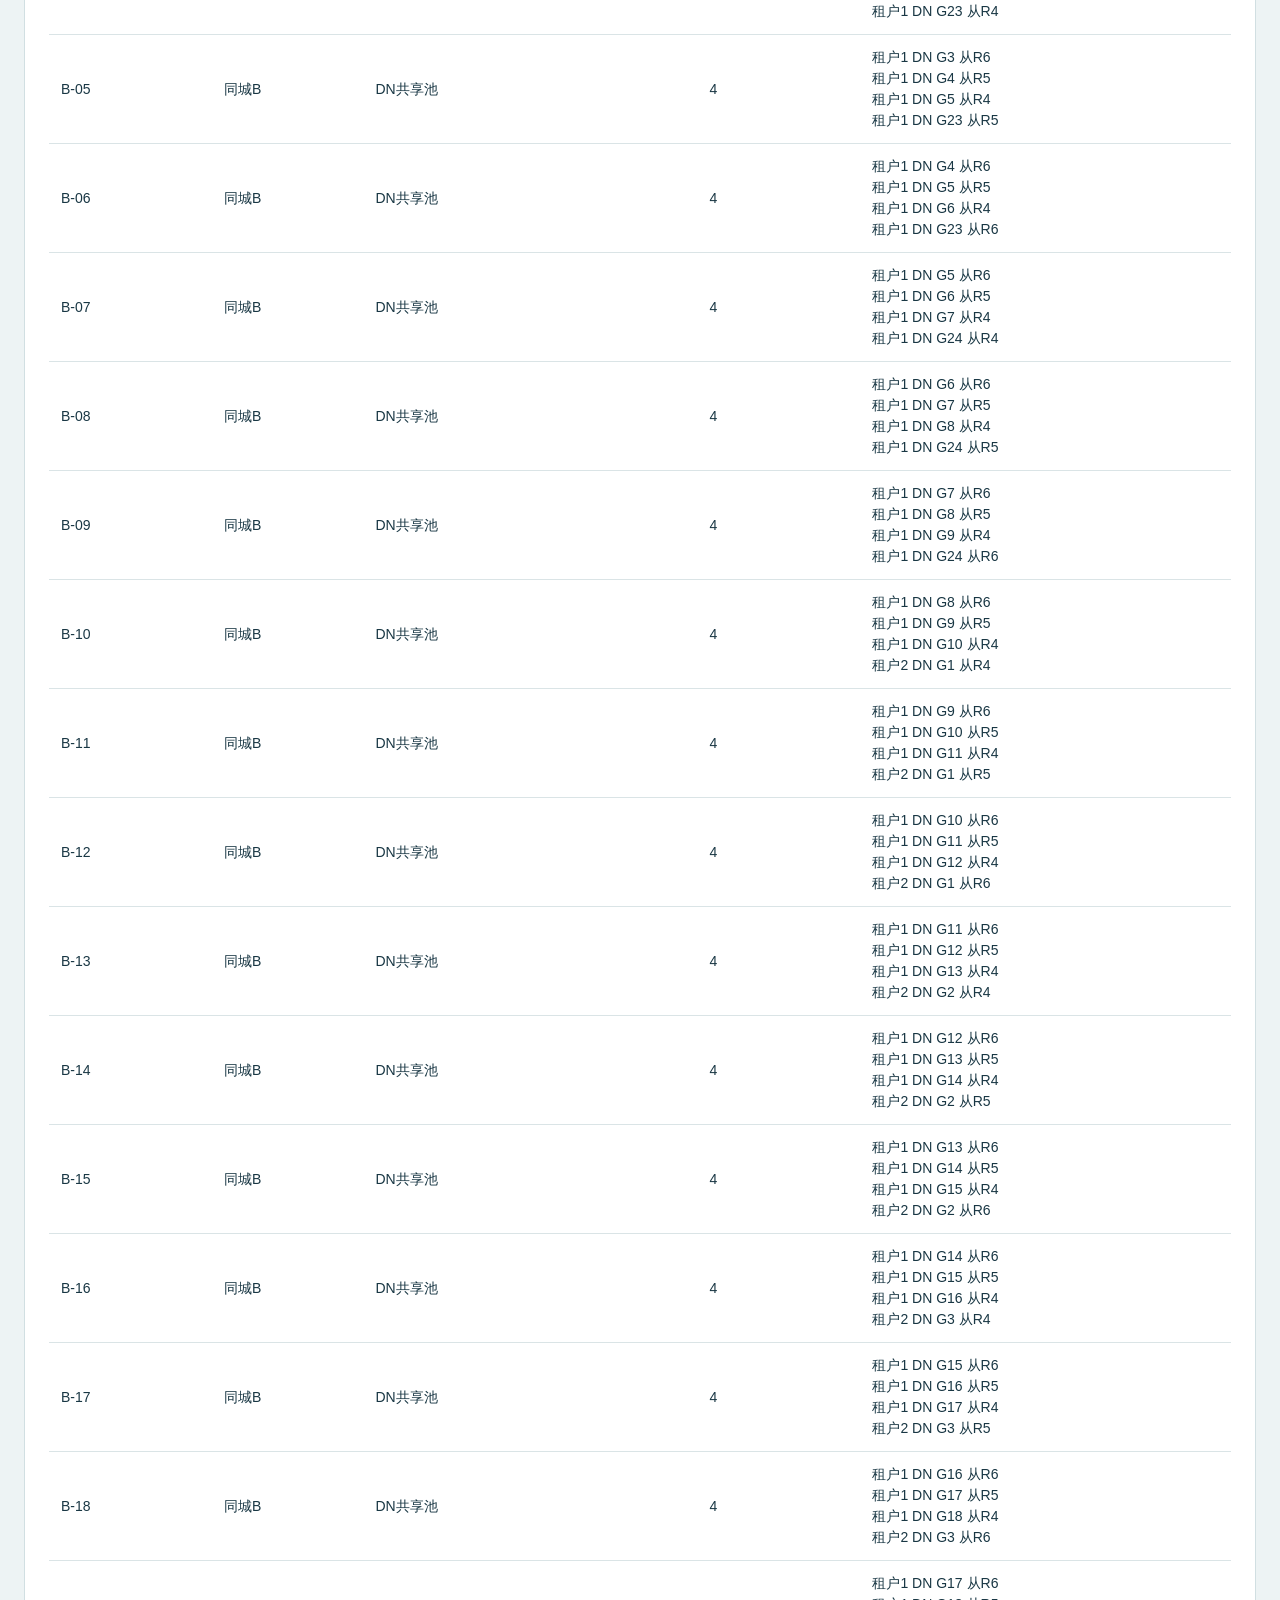
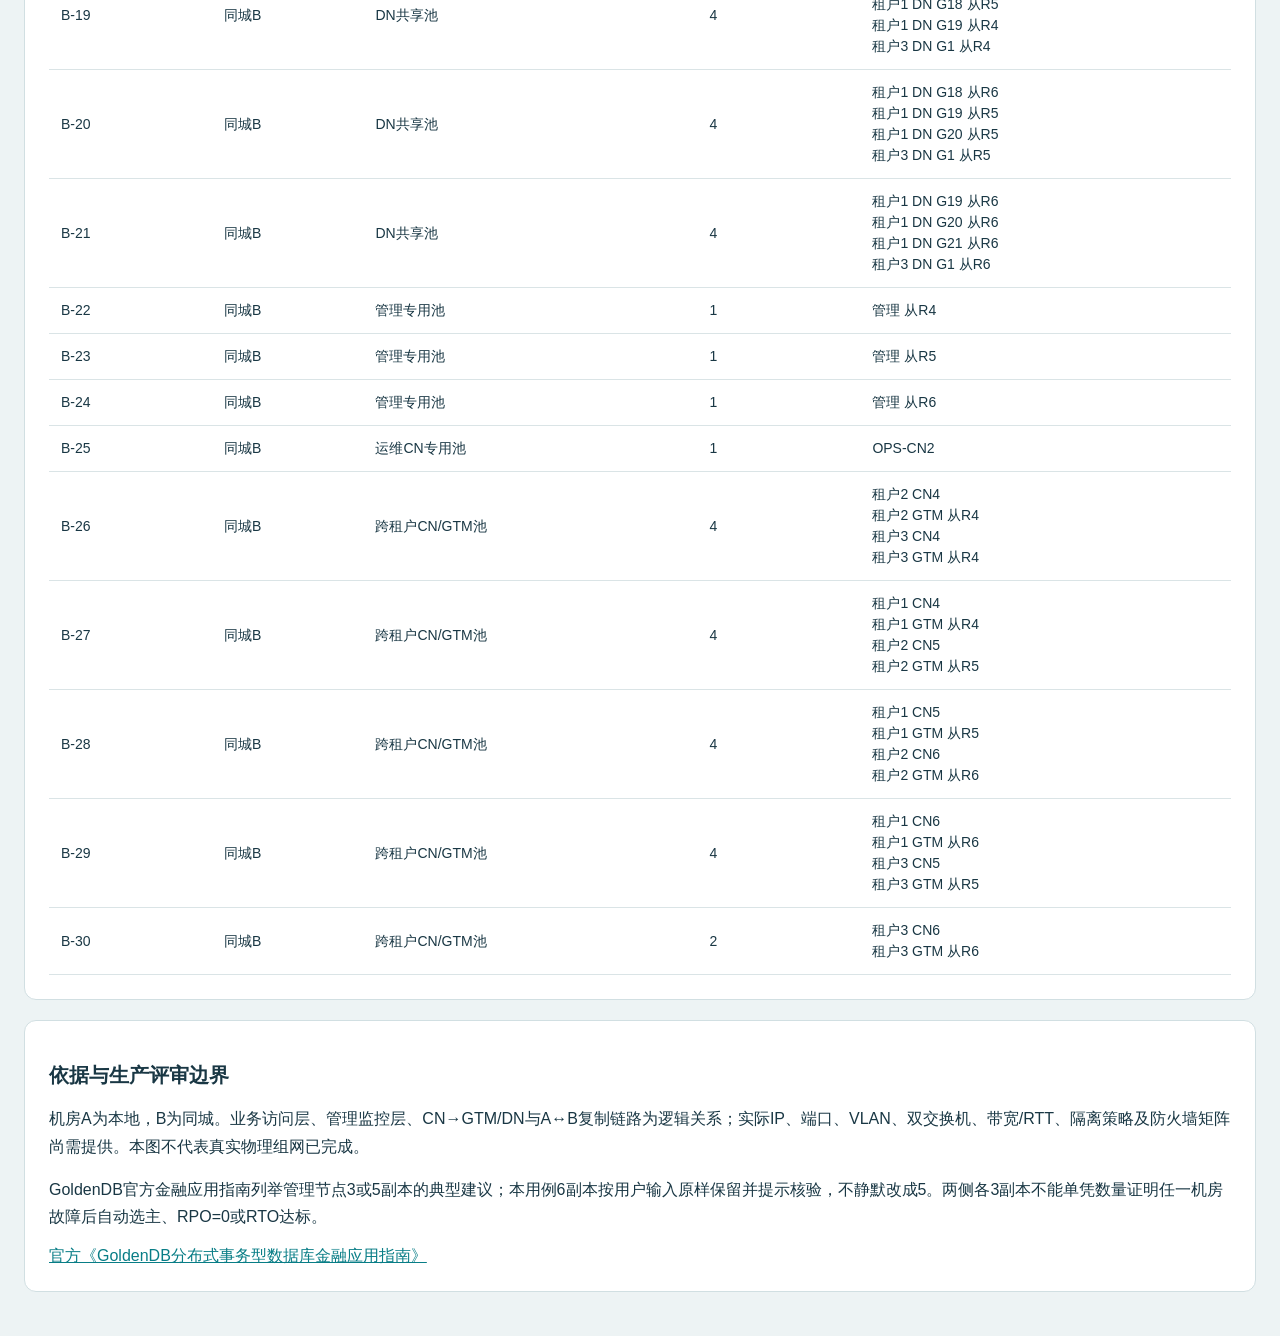
<file: goldendb-architecture-designer/fixed-constraints.html>
<!doctype html><html lang="zh-CN"><head><meta charset="utf-8"><meta name="viewport" content="width=device-width,initial-scale=1"><title>GoldenDB 固定数量约束设计</title><style>
:root{color-scheme:light;font-family:-apple-system,BlinkMacSystemFont,"PingFang SC",sans-serif;color:#193744;background:#edf3f4}*{box-sizing:border-box}body{margin:0}header,main{max-width:1400px;margin:auto;padding:24px}header{background:#153c4a;color:white;max-width:none}header>div{max-width:1352px;margin:auto}header a{color:#a7e3df}h1{font-size:27px;margin:12px 0}h2{font-size:20px}p{line-height:1.7}section{padding:24px;background:white;border:1px solid #d1dfe2;border-radius:12px;margin-bottom:20px}label{display:flex;flex-direction:column;gap:8px;font-size:14px}input{padding:10px;border:1px solid #9db5bd;border-radius:5px;font:inherit;max-width:100%;min-width:0}input[type=checkbox]{width:18px;height:18px}.fields{display:grid;grid-template-columns:repeat(4,minmax(0,1fr));gap:16px}.toggles{display:flex;flex-wrap:wrap;gap:24px;margin:20px 0}.toggles label{flex-direction:row;align-items:center}button{padding:11px 18px;background:#087d86;color:white;border:0;border-radius:6px;font:inherit;cursor:pointer;margin:4px}button:disabled{background:#9bafb5;cursor:not-allowed}.scroll{overflow:auto}table{width:100%;border-collapse:collapse;min-width:650px}th,td{padding:12px;border-bottom:1px solid #dae4e6;text-align:left;font-size:14px;line-height:1.5}th{background:#eaf2f4}.tenant-table input{width:100%}.tenant-table th:first-child{width:24%}.cards{display:grid;grid-template-columns:repeat(4,1fr);gap:14px}.card{background:#eef7f7;border-left:4px solid #087d86;padding:15px}.card b{display:block;font-size:27px;margin-top:8px}.warning{background:#fff7e3;border:1px solid #e1bd64;padding:16px;margin:16px 0;line-height:1.8}.error{background:#fff0ee;color:#922d25;padding:18px}.diagram svg{max-width:100%;height:auto}details{margin-top:16px}summary{cursor:pointer}small{line-height:1.7;color:#52717d}.status{font-size:22px;font-weight:650}.note{color:#58717c}a{color:#087d86}@media(max-width:700px){header,main{padding:14px}section{padding:16px}.fields,.cards{grid-template-columns:repeat(2,minmax(0,1fr))}h1{font-size:23px}button{width:100%;margin:5px 0}}@media print{header a,.inputs,.actions{display:none}section{break-inside:avoid}.diagram{break-before:page}body{background:white}}
</style><link rel="stylesheet" href="./production-contract.css"></head><body><header><div><a href="./index.html">← 返回业务测算与资源反推</a><h1>GoldenDB 固定数量约束设计</h1><p>双机房等量副本 · 保留手工分片数 · 独立结构校验</p></div></header><main>
<section class="inputs"><h2>部署约束</h2><p class="note">本入口用于已指定CN、分片与副本数量的两机房方案；与性能测算入口分别校验。默认值为已确认的60台用例。不会将奇数分片取偶，不会从空闲槽位推断性能或生产高可用。</p><div class="fields"><label>服务器总数（两侧各一半）<input id="serverCount" type="number" value="60" min="2" step="2"></label><label>单机所有组件合计上限<input id="maxComponents" type="number" value="4" min="1"></label><label>管理副本总数<input id="managementReplicas" type="number" value="6" min="2" step="2"></label><label>额外专用运维CN总数<input id="opsCn" type="number" value="2" min="0" step="2"></label></div><div class="toggles"><label><input id="shareCn" type="checkbox" checked>允许不同租户CN共宿</label><label><input id="mixCnGtm" type="checkbox" checked>允许CN与GTM混布</label></div><div class="scroll"><table class="tenant-table"><thead><tr><th>租户</th><th>分片</th><th>业务CN合计</th><th>每分片DN副本</th><th>专属GTM副本</th></tr></thead><tbody id="tenants"></tbody></table></div><p><small>业务CN、每分片DN和每租户GTM均为两侧合计、等量分布；主全部在本地A。管理、运维CN各自使用独立物理机，DN与CN/GTM分开；不同租户DN共享主机，同一DN/GTM组副本及同租户业务CN仍跨物理机。运维CN仅作额外节点预留，跨租户使用能力和授权待版本核验。</small></p><button id="run">计算并独立核对</button><button id="reset">恢复60台用例</button></section>
<section aria-live="polite"><div id="result"></div><div id="productionReview"></div><div class="actions"><button id="downloadJson" disabled>下载完整JSON</button><button id="downloadReport" disabled>下载部署清单HTML</button><button id="downloadNetwork" disabled>下载组网图SVG</button></div></section><section><h2>机房组网与组件池</h2><div id="network" class="diagram"></div></section><section><h2>逐服务器部署清单</h2><div id="hosts" class="scroll"></div></section><section><h2>依据与生产评审边界</h2><p>机房A为本地，B为同城。业务访问层、管理监控层、CN→GTM/DN与A↔B复制链路为逻辑关系；实际IP、端口、VLAN、双交换机、带宽/RTT、隔离策略及防火墙矩阵尚需提供。本图不代表真实物理组网已完成。</p><p>GoldenDB官方金融应用指南列举管理节点3或5副本的典型建议；本用例6副本按用户输入原样保留并提示核验，不静默改成5。两侧各3副本不能单凭数量证明任一机房故障后自动选主、RPO=0或RTO达标。</p><a href="https://www.zte.com.cn/content/dam/zte-site/res-www-zte-com-cn/mediares/golden_db/pdf/report2024010303.pdf" target="_blank" rel="noreferrer">官方《GoldenDB分布式事务型数据库金融应用指南》</a></section></main><script src="./leader-balance.js"></script><script src="./fixed-planner.js"></script><script src="./network-address.js"></script><script src="./inventory-capacity.js"></script><script src="./infrastructure-contract.js"></script><script src="./version-capabilities.js"></script><script src="./service-listeners.js"></script><script src="./network-fabric.js"></script><script src="./network-forwarding.js"></script><script src="./network-shared-risk.js"></script><script src="./network-physical.js"></script><script src="./network-mtu.js"></script><script src="./network-routing.js"></script><script src="./component-network.js"></script><script src="./production-contract.js"></script><script src="./production-contract-ui.js"></script><script src="./fixed-constraints-ui.js"></script></body></html>
</file>
<file: styles.css>
:root {
  --bg: #08110f;
  --panel: #111b18;
  --panel-2: #16231f;
  --ink: #eef6ea;
  --muted: #91a59b;
  --line: #294239;
  --accent: #d7ff62;
  --teal: #42e8c4;
  --blue: #6eb7ff;
  --warn: #ffc857;
  --danger: #ff6b6b;
  --shadow: 0 18px 60px rgba(0, 0, 0, 0.35);
}

* {
  box-sizing: border-box;
}

* {
  overflow-wrap: anywhere;
}

body {
  margin: 0;
  min-height: 100vh;
  color: var(--ink);
  background:
    linear-gradient(90deg, rgba(215, 255, 98, 0.04) 1px, transparent 1px),
    linear-gradient(0deg, rgba(215, 255, 98, 0.035) 1px, transparent 1px),
    var(--bg);
  background-size: 36px 36px, 36px 36px, auto;
  font-family: "Avenir Next", "PingFang SC", "Microsoft YaHei", sans-serif;
}

button,
input,
select {
  font: inherit;
}

.shell {
  width: min(1760px, calc(100vw - 32px));
  margin: 0 auto;
  padding: 24px 0 32px;
}

.topbar {
  display: flex;
  align-items: end;
  justify-content: space-between;
  gap: 24px;
  margin-bottom: 18px;
}

.eyebrow {
  margin: 0 0 6px;
  color: var(--accent);
  font-size: 12px;
  font-weight: 700;
  letter-spacing: 0.08em;
  text-transform: uppercase;
}

h1,
h2,
h3,
p {
  margin-top: 0;
}

h1 {
  margin-bottom: 0;
  font-size: 34px;
  line-height: 1.1;
}

h2 {
  margin-bottom: 0;
  font-size: 18px;
}

h3 {
  margin-bottom: 12px;
  font-size: 14px;
  color: #dceee5;
}

.status-strip {
  display: grid;
  grid-template-columns: repeat(4, minmax(116px, 1fr));
  gap: 8px;
  min-width: 540px;
}

.status-strip div,
.metric-card {
  border: 1px solid var(--line);
  background: rgba(17, 27, 24, 0.88);
  box-shadow: var(--shadow);
}

.status-strip div {
  padding: 11px 12px;
}

.status-strip span {
  display: block;
  font-size: 17px;
  font-weight: 800;
}

.status-strip small,
.metric-card small {
  display: block;
  margin-top: 4px;
  color: var(--muted);
  font-size: 12px;
}

.workspace {
  display: grid;
  grid-template-columns: 360px minmax(420px, 1fr) 360px;
  gap: 14px;
  align-items: stretch;
}

.panel,
.canvas-panel {
  border: 1px solid var(--line);
  background: rgba(12, 22, 19, 0.92);
  box-shadow: var(--shadow);
}

.panel {
  padding: 16px;
}

.panel-head,
.canvas-head {
  display: flex;
  align-items: center;
  justify-content: space-between;
  gap: 12px;
  margin-bottom: 14px;
}

.ghost-btn,
.primary-btn {
  min-height: 36px;
  border: 1px solid var(--line);
  cursor: pointer;
  white-space: normal;
}

.ghost-btn {
  color: var(--ink);
  background: transparent;
}

.primary-btn {
  color: #08110f;
  font-weight: 800;
  background: var(--accent);
}

.field {
  display: grid;
  align-content: start;
  grid-auto-rows: max-content;
  gap: 7px;
  margin-bottom: 12px;
}

.field span,
.section-label {
  color: var(--muted);
  font-size: 12px;
  font-weight: 700;
}

input,
select {
  width: 100%;
  min-height: 40px;
  border: 1px solid #36584d;
  border-radius: 0;
  color: var(--ink);
  background: #0d1815;
  padding: 0 11px;
  outline: none;
  min-width: 0;
}

input:focus,
select:focus {
  border-color: var(--accent);
  box-shadow: 0 0 0 2px rgba(215, 255, 98, 0.14);
}

.grid-two {
  display: grid;
  grid-template-columns: 1fr 1fr;
  gap: 10px;
}

.divider {
  height: 1px;
  background: var(--line);
  margin: 16px 0;
}

.section-label {
  margin-bottom: 10px;
}

.section-headline {
  display: flex;
  align-items: flex-start;
  justify-content: space-between;
  gap: 10px;
  margin-bottom: 10px;
}

.section-headline .section-label {
  display: block;
  margin-bottom: 4px;
}

.section-headline small {
  display: block;
  color: var(--muted);
  font-size: 11px;
  line-height: 1.45;
}

.parameter-headline {
  margin-bottom: 10px;
}

.dn-planning-section {
  margin-bottom: 12px;
  border-block: 1px solid #29483e;
}

.dn-planning-group {
  padding: 12px 0 2px;
}

.dn-planning-group + .dn-planning-group {
  border-top: 1px dashed #29483e;
}

.dn-planning-group-title {
  display: flex;
  align-items: flex-start;
  justify-content: space-between;
  gap: 16px;
  margin-bottom: 10px;
}

.dn-planning-group-title strong {
  flex: 0 0 auto;
  color: var(--accent);
  font-size: 12px;
}

.dn-planning-group-title span {
  max-width: 72%;
  color: var(--muted);
  font-size: 10px;
  line-height: 1.45;
  text-align: right;
}

.dn-planning-fields .field {
  margin-bottom: 4px;
}

.dn-planning-fields .field > span {
  display: flex;
  align-items: flex-end;
  min-height: 18px;
}

.dn-planning-result input[readonly] {
  border-color: #477466;
  color: var(--accent);
  background: rgba(59, 215, 176, 0.07);
  font-weight: 800;
}

.dn-planning-note {
  margin: 6px 0 8px;
  border-left: 3px solid var(--warn);
  color: var(--muted);
  background: rgba(255, 200, 87, 0.045);
  padding: 7px 9px;
  font-size: 10px;
  line-height: 1.5;
}

.dn-planning-note.formula {
  border-left-color: var(--teal);
  background: rgba(59, 215, 176, 0.045);
}

.parameter-advisory {
  display: grid;
  gap: 4px;
  margin: 2px 0 12px;
  border-left: 3px solid var(--warn);
  background: rgba(255, 200, 87, 0.06);
  padding: 9px 10px;
}

.parameter-advisory strong {
  color: var(--warn);
  font-size: 11px;
}

.parameter-advisory span {
  color: var(--muted);
  font-size: 10px;
  line-height: 1.55;
}

.resource-reduction-panel {
  margin-bottom: 14px;
  border-block: 1px solid #29483e;
  background: rgba(9, 25, 20, 0.48);
  padding: 12px 0 2px;
}

.control-plane-settings {
  margin-top: 12px;
  border-left: 3px solid var(--warn);
  background: rgba(255, 200, 87, 0.045);
  padding: 10px 10px 2px;
}

.control-plane-settings .section-label {
  color: var(--warn);
}

.control-plane-settings .field small {
  display: block;
  margin-top: 4px;
  color: var(--muted);
  font-size: 10px;
  line-height: 1.45;
}

.resource-toggle-grid {
  display: grid;
  grid-template-columns: repeat(2, minmax(0, 1fr));
  gap: 8px 14px;
  margin: 0 0 12px;
}

.hard-constraint {
  color: var(--accent);
}

.hard-constraint input:disabled {
  opacity: 1;
}

.resource-redline-rules {
  display: grid;
  gap: 4px;
  margin-bottom: 10px;
  border-left: 3px solid var(--danger);
  padding: 7px 10px;
  background: rgba(255, 107, 107, 0.055);
}

.resource-redline-rules strong {
  color: var(--danger);
  font-size: 11px;
}

.resource-redline-rules span {
  color: var(--muted);
  font-size: 10px;
  line-height: 1.5;
}

.customer-server-config {
  margin-top: 6px;
  padding-top: 14px;
  border-top: 1px solid var(--line);
}

.component-config-intro {
  display: grid;
  gap: 5px;
  margin-bottom: 12px;
}

.component-config-intro strong {
  color: var(--accent);
  font-size: 13px;
}

.component-config-intro span {
  color: var(--muted);
  font-size: 11px;
  line-height: 1.55;
}

.component-machine-grid {
  display: grid;
  gap: 10px;
}

.component-config-card {
  border: 1px solid #34584c;
  background: rgba(13, 24, 21, 0.76);
  padding: 11px;
}

.component-config-toggle {
  display: flex;
  align-items: flex-start;
  gap: 9px;
  cursor: pointer;
}

.component-config-toggle input {
  flex: 0 0 auto;
  width: 18px;
  min-height: 18px;
  margin-top: 1px;
}

.component-config-toggle span {
  display: grid;
  gap: 3px;
}

.component-config-toggle strong {
  color: var(--ink);
  font-size: 13px;
}

.component-config-toggle small {
  color: var(--muted);
  font-size: 11px;
  line-height: 1.4;
}

.component-config-fields {
  display: grid;
  grid-template-columns: repeat(2, minmax(0, 1fr));
  gap: 9px;
  margin-top: 11px;
}

.component-config-fields .field {
  margin-bottom: 0;
}

.component-model-field {
  grid-column: 1 / -1;
}

.component-config-inactive .component-config-fields {
  opacity: 0.38;
}

.compact-btn {
  flex: 0 0 auto;
  min-height: 30px;
  padding: 4px 8px;
  font-size: 12px;
}

.icon-btn {
  min-height: 28px;
  padding: 3px 8px;
  font-size: 11px;
}

.icon-btn:disabled {
  cursor: not-allowed;
  opacity: 0.45;
}

.tenant-editor-section {
  margin: 12px 0 14px;
}

.tenant-editor {
  display: grid;
  gap: 10px;
}

.tenant-editor-card {
  border: 1px solid #27463d;
  background: rgba(13, 24, 21, 0.74);
  padding: 10px;
}

.tenant-editor-title {
  display: flex;
  align-items: center;
  justify-content: space-between;
  gap: 8px;
  margin-bottom: 8px;
}

.tenant-editor-title strong {
  color: var(--accent);
  font-size: 13px;
  line-height: 1.35;
}

.compact-field {
  margin-bottom: 8px;
}

.parameter-section {
  margin-top: 4px;
}

.hidden {
  display: none !important;
}

.toggle {
  display: flex;
  align-items: flex-start;
  gap: 10px;
  color: var(--muted);
  font-size: 13px;
  line-height: 1.5;
}

.toggle input {
  width: 18px;
  min-height: 18px;
  margin-top: 2px;
  accent-color: var(--accent);
}

.canvas-panel {
  display: grid;
  grid-template-rows: repeat(5, auto);
  align-content: start;
  min-width: 0;
  padding: 18px;
}

.canvas-head p {
  margin: 6px 0 0;
  color: var(--muted);
  font-size: 13px;
}

.legend {
  display: flex;
  flex-wrap: wrap;
  justify-content: end;
  gap: 10px;
  color: var(--muted);
  font-size: 12px;
}

.canvas-actions {
  display: flex;
  align-items: center;
  justify-content: flex-end;
  flex-wrap: wrap;
  gap: 10px;
}

.export-btn {
  min-height: 32px;
  padding: 5px 10px;
  border-color: var(--teal);
  color: var(--teal);
  font-size: 11px;
  font-weight: 800;
}

.export-btn:hover,
.export-btn:focus-visible {
  background: rgba(66, 232, 196, 0.1);
}

.export-btn:disabled {
  cursor: wait;
  opacity: 0.58;
}

.legend span {
  display: inline-flex;
  align-items: center;
  gap: 6px;
}

.legend i {
  width: 18px;
  height: 3px;
  display: inline-block;
}

.sync {
  background: var(--teal);
}

.async {
  background: repeating-linear-gradient(90deg, var(--warn) 0 6px, transparent 6px 10px);
}

.mgmt {
  background: var(--blue);
}

.topology {
  position: relative;
  min-height: 440px;
  overflow: auto;
  border: 1px solid #22392f;
  background:
    linear-gradient(180deg, rgba(255,255,255,0.025), transparent),
    #0a1512;
}

.business-topology {
  min-height: 700px;
}

.reverse-topology-board {
  position: relative;
  z-index: 1;
  display: grid;
  gap: 12px;
  min-height: 440px;
  padding: 56px 14px 14px;
}

.reverse-cluster-summary {
  display: grid;
  grid-template-columns: repeat(6, minmax(0, 1fr));
  gap: 8px;
}

.reverse-summary-card,
.reverse-server-node,
.reverse-tenant-map-card {
  border: 1px solid #34584c;
  background: rgba(13, 24, 21, 0.9);
  padding: 10px;
  min-width: 0;
}

.reverse-summary-card strong {
  display: block;
  color: var(--accent);
  font-size: 24px;
  line-height: 1;
}

.reverse-summary-card span {
  display: block;
  margin-top: 6px;
  color: #eef6ea;
  font-size: 12px;
  font-weight: 800;
}

.reverse-summary-card small,
.reverse-server-node small,
.reverse-tenant-map-card small,
.reverse-section-title span {
  display: block;
  margin-top: 5px;
  color: var(--muted);
  font-size: 11px;
  line-height: 1.35;
}

.reverse-summary-card.tenant,
.reverse-summary-card.cn {
  border-color: var(--teal);
}

.reverse-summary-card.dn {
  border-color: var(--accent);
}

.reverse-summary-card.gtm {
  border-color: var(--warn);
}

.reverse-summary-card.mgr {
  border-color: var(--blue);
}

.reverse-server-section,
.reverse-tenant-map,
.reverse-tenant-chain-section {
  border: 1px solid #25463d;
  background: rgba(8, 17, 15, 0.62);
  padding: 12px;
}

.reverse-section-title {
  display: flex;
  align-items: center;
  justify-content: space-between;
  gap: 12px;
  margin-bottom: 10px;
}

.reverse-section-title strong {
  color: #e9f8f0;
  font-size: 13px;
}

.reverse-server-grid {
  display: grid;
  grid-template-columns: repeat(4, minmax(0, 1fr));
  gap: 9px;
}

.reverse-server-node {
  min-height: 92px;
}

.reverse-server-node.reserve {
  opacity: 0.68;
}

.reverse-server-node div {
  display: flex;
  justify-content: space-between;
  gap: 8px;
  margin-bottom: 7px;
}

.reverse-server-node strong,
.reverse-tenant-map-card strong {
  color: var(--accent);
  font-size: 12px;
}

.reverse-server-node span,
.reverse-tenant-map-card span {
  color: var(--muted);
  font-size: 11px;
}

.reverse-server-node p {
  min-height: 28px;
  margin: 0;
  color: #e7f4ee;
  font-size: 11px;
  line-height: 1.35;
}

.reverse-tenant-map-grid {
  display: grid;
  grid-template-columns: repeat(3, minmax(0, 1fr));
  gap: 9px;
}

.tenant-chain-list {
  display: grid;
  gap: 10px;
}

.tenant-chain-card {
  display: grid;
  grid-template-columns: minmax(88px, 0.8fr) auto minmax(120px, 1fr) auto minmax(180px, 1.6fr) auto minmax(120px, 1fr);
  gap: 8px;
  align-items: stretch;
  border: 1px solid #34584c;
  background: rgba(13, 24, 21, 0.9);
  padding: 10px;
}

.tenant-chain-root,
.tenant-chain-group {
  border: 1px solid #2d4f44;
  background: rgba(8, 17, 15, 0.72);
  padding: 8px;
  min-width: 0;
}

.tenant-chain-root strong {
  display: block;
  color: var(--accent);
  font-size: 13px;
}

.tenant-chain-root small,
.tenant-chain-group small {
  display: block;
  margin-top: 5px;
  color: var(--muted);
  font-size: 10px;
  line-height: 1.35;
}

.tenant-chain-arrow {
  align-self: center;
  color: var(--teal);
  font-size: 10px;
  font-weight: 900;
  text-align: center;
}

.tenant-chain-group b {
  display: block;
  margin-bottom: 6px;
  color: var(--muted);
  font-size: 10px;
}

.tenant-chain-group div {
  display: flex;
  flex-wrap: wrap;
  gap: 5px;
}

.tenant-chain-group span,
.tenant-chain-more {
  border: 1px solid #34584c;
  background: rgba(8, 17, 15, 0.74);
  color: #e7f4ee;
  padding: 4px 6px;
  font-size: 10px;
  line-height: 1.25;
}

.tenant-chain-group.cn {
  border-color: var(--teal);
}

.tenant-chain-group.dn {
  border-color: var(--accent);
}

.tenant-chain-group.gtm {
  border-color: var(--warn);
}

.tenant-chain-more {
  color: var(--muted);
}

.site {
  position: absolute;
  border: 1px solid #34584c;
  background: rgba(22, 35, 31, 0.76);
  padding: 12px;
}

.site-title {
  display: flex;
  justify-content: space-between;
  gap: 8px;
  margin-bottom: 10px;
  color: var(--accent);
  font-size: 12px;
  font-weight: 800;
}

.site-title small {
  color: var(--muted);
  font-weight: 600;
}

.node-grid {
  display: grid;
  grid-template-columns: repeat(2, minmax(90px, 1fr));
  gap: 8px;
}

.disaster-site .node-grid {
  grid-template-columns: 1fr;
}

.node {
  min-height: 56px;
  border: 1px solid #34584c;
  background: #0d1815;
  padding: 8px;
  min-width: 0;
}

.node strong {
  display: block;
  font-size: 13px;
}

.node small {
  display: block;
  margin-top: 4px;
  color: var(--muted);
  font-size: 11px;
}

.node.cn {
  border-color: var(--teal);
}

.node.dn {
  border-color: var(--accent);
}

.node.gtm {
  border-color: var(--warn);
}

.node.mgr {
  border-color: var(--blue);
}

.business-site {
  display: grid;
  grid-template-rows: auto auto 1fr;
  overflow: hidden;
}

.site-tenant-strip {
  display: flex;
  flex-wrap: wrap;
  align-content: start;
  gap: 6px;
  margin-top: 10px;
}

.site-tenant-strip span {
  border: 1px solid #294239;
  background: rgba(8, 17, 15, 0.72);
  color: #dfeee7;
  padding: 4px 6px;
  font-size: 10px;
  line-height: 1.25;
}

.business-ha-matrix {
  position: absolute;
  left: 14px;
  right: 14px;
  bottom: 14px;
  z-index: 3;
  border: 1px solid #25463d;
  background: rgba(8, 17, 15, 0.92);
  padding: 10px;
}

.business-ha-head {
  display: flex;
  align-items: center;
  justify-content: space-between;
  gap: 12px;
  margin-bottom: 9px;
}

.business-ha-head strong {
  color: #e9f8f0;
  font-size: 13px;
}

.business-ha-head span {
  color: var(--muted);
  font-size: 11px;
  line-height: 1.35;
}

.business-ha-grid {
  display: grid;
  grid-template-columns: repeat(2, minmax(0, 1fr));
  gap: 8px;
}

.business-ha-tenant {
  border: 1px solid #34584c;
  background: rgba(13, 24, 21, 0.9);
  padding: 8px;
  min-width: 0;
}

.business-ha-tenant div {
  display: flex;
  justify-content: space-between;
  gap: 8px;
  margin-bottom: 5px;
}

.business-ha-tenant strong {
  color: var(--accent);
  font-size: 12px;
}

.business-ha-tenant span,
.business-ha-tenant small {
  color: var(--muted);
  font-size: 10px;
  line-height: 1.35;
}

.business-ha-tenant p {
  margin: 0 0 5px;
  color: #e7f4ee;
  font-size: 11px;
  line-height: 1.35;
}

.link-layer {
  position: absolute;
  inset: 0;
  pointer-events: none;
}

.topology-ribbon {
  position: absolute;
  left: 14px;
  right: 14px;
  top: 12px;
  z-index: 2;
  display: flex;
  flex-wrap: wrap;
  gap: 8px;
  pointer-events: none;
}

.topology-chip {
  border: 1px solid #34584c;
  background: rgba(8, 17, 15, 0.84);
  color: #dfeee7;
  padding: 6px 9px;
  font-size: 11px;
  font-weight: 800;
}

.topology-chip.cluster {
  border-color: var(--accent);
}

.topology-chip.tenant {
  border-color: var(--teal);
}

.topology-chip.shape {
  border-color: var(--blue);
}

.formula-card {
  margin-top: 14px;
  border: 1px solid var(--line);
  background: #0b1512;
  padding: 14px;
}

.relation-card {
  margin-top: 14px;
  border: 1px solid var(--line);
  background:
    linear-gradient(90deg, rgba(66, 232, 196, 0.04), transparent 42%),
    #0b1512;
  padding: 14px;
}

.relation-head {
  display: flex;
  align-items: center;
  justify-content: space-between;
  gap: 12px;
  margin-bottom: 12px;
}

.relation-head h3 {
  margin-bottom: 0;
}

.relation-head span {
  color: var(--muted);
  font-size: 12px;
}

.relation-graph {
  display: grid;
  gap: 12px;
}

.relation-line {
  display: grid;
  grid-template-columns: minmax(150px, 1fr) auto minmax(190px, 1.1fr) auto minmax(180px, 1fr);
  gap: 10px;
  align-items: stretch;
}

.relation-arrow {
  align-self: center;
  color: var(--teal);
  font-size: 11px;
  font-weight: 900;
  text-align: center;
  text-transform: uppercase;
}

.relation-column {
  position: relative;
  display: grid;
  align-content: start;
  gap: 10px;
}

.relation-column + .relation-column::before {
  content: "";
  position: absolute;
  left: -18px;
  top: 50%;
  width: 14px;
  height: 2px;
  background: var(--teal);
  box-shadow: 0 0 0 1px rgba(66, 232, 196, 0.18);
}

.relation-node {
  position: relative;
  border: 1px solid #34584c;
  background: rgba(13, 24, 21, 0.92);
  padding: 10px;
  min-height: 66px;
  min-width: 0;
}

.relation-node::after {
  content: attr(data-edge);
  position: absolute;
  top: 50%;
  right: -22px;
  transform: translateY(-50%);
  color: var(--teal);
  font-size: 14px;
}

.relation-column:last-child .relation-node::after {
  display: none;
}

.relation-line .relation-node::after {
  display: none;
}

.relation-node strong {
  display: block;
  font-size: 13px;
}

.relation-node small {
  display: block;
  margin-top: 5px;
  color: var(--muted);
  font-size: 11px;
  line-height: 1.45;
}

.relation-node.cluster {
  border-color: var(--accent);
}

.relation-node.system {
  border-color: var(--blue);
}

.relation-node.tenant {
  border-color: var(--teal);
}

.relation-node.cn {
  border-color: var(--teal);
}

.relation-node.dn {
  border-color: var(--accent);
}

.relation-node.gtm {
  border-color: var(--warn);
}

.relation-node.mgr {
  border-color: var(--blue);
}

.tenant-board {
  border: 1px solid #25463d;
  background:
    linear-gradient(180deg, rgba(215, 255, 98, 0.03), transparent),
    rgba(8, 17, 15, 0.72);
  padding: 12px;
}

.tenant-board-head {
  display: flex;
  align-items: center;
  justify-content: space-between;
  gap: 12px;
  margin-bottom: 10px;
}

.tenant-board-head strong {
  font-size: 13px;
}

.tenant-board-head span {
  color: var(--muted);
  font-size: 11px;
}

.tenant-grid {
  display: grid;
  grid-template-columns: repeat(2, minmax(0, 1fr));
  gap: 10px;
}

.tenant-card {
  border: 1px solid #34584c;
  background: #0d1815;
  padding: 10px;
  min-width: 0;
}

.tenant-title {
  display: flex;
  align-items: center;
  justify-content: space-between;
  gap: 8px;
  margin-bottom: 9px;
}

.tenant-title strong {
  color: var(--accent);
  font-size: 14px;
}

.tenant-title span {
  color: var(--muted);
  font-size: 11px;
}

.tenant-resource-grid {
  display: grid;
  grid-template-columns: repeat(3, minmax(0, 1fr));
  gap: 7px;
}

.tenant-resource {
  min-height: 50px;
  border: 1px solid #34584c;
  padding: 7px;
}

.tenant-resource b,
.replica-strip b {
  display: block;
  margin-bottom: 4px;
  font-size: 10px;
  color: var(--muted);
}

.tenant-resource span {
  display: block;
  font-size: 11px;
  font-weight: 800;
  line-height: 1.35;
}

.tenant-resource.cn {
  border-color: var(--teal);
}

.tenant-resource.dn {
  border-color: var(--accent);
}

.tenant-resource.gtm {
  border-color: var(--warn);
}

.replica-strip {
  display: flex;
  align-items: center;
  flex-wrap: wrap;
  gap: 7px;
  margin-top: 9px;
  color: #dfeee7;
  font-size: 11px;
}

.replica-strip b {
  margin-bottom: 0;
}

.replica-strip span,
.replica-strip small,
.tenant-overflow {
  border: 1px solid #34584c;
  background: rgba(8, 17, 15, 0.74);
  padding: 4px 6px;
  line-height: 1.35;
}

.replica-strip .master {
  border-color: var(--accent);
}

.tenant-overflow {
  color: var(--muted);
  font-size: 12px;
}

.server-board {
  border-color: #315a4f;
}

.server-board-grid {
  display: grid;
  grid-template-columns: repeat(3, minmax(0, 1fr));
  gap: 9px;
}

.server-tile {
  min-height: 100px;
  border: 1px solid #34584c;
  background: rgba(13, 24, 21, 0.9);
  padding: 9px;
}

.server-tile div {
  display: flex;
  align-items: center;
  justify-content: space-between;
  gap: 8px;
  margin-bottom: 7px;
}

.server-tile strong {
  color: var(--accent);
  font-size: 12px;
}

.server-tile span,
.server-tile small {
  color: var(--muted);
  font-size: 10px;
}

.server-tile p {
  min-height: 36px;
  margin: 0 0 7px;
  color: #e7f4ee;
  font-size: 11px;
  line-height: 1.35;
}

.relation-notes {
  display: grid;
  grid-template-columns: repeat(3, minmax(0, 1fr));
  gap: 8px;
}

.relation-notes span {
  border: 1px solid #25463d;
  background: rgba(13, 24, 21, 0.76);
  color: #dfeee7;
  padding: 9px;
  font-size: 11px;
  line-height: 1.45;
}

pre {
  margin: 0;
  overflow: auto;
  white-space: pre-wrap;
  color: #dfeee7;
  font-family: "SFMono-Regular", Consolas, monospace;
  font-size: 12px;
  line-height: 1.55;
}

.metrics {
  display: grid;
  grid-template-columns: repeat(2, 1fr);
  gap: 10px;
  margin-bottom: 16px;
}

.metric-card {
  padding: 14px;
}

.metric-card span {
  display: block;
  font-size: 29px;
  font-weight: 900;
  color: var(--accent);
}

.output-block {
  border-top: 1px solid var(--line);
  padding-top: 14px;
  margin-top: 14px;
}

table {
  width: 100%;
  border-collapse: collapse;
  font-size: 13px;
}

td {
  border-bottom: 1px solid #20372f;
  padding: 9px 0;
  vertical-align: top;
  line-height: 1.5;
}

td:first-child {
  color: var(--muted);
  width: 104px;
  min-width: 96px;
}

.risk-list,
.source-list {
  margin: 0;
  padding-left: 18px;
  color: #dceee5;
  font-size: 13px;
  line-height: 1.6;
}

.risk-list li + li,
.source-list li + li {
  margin-top: 8px;
}

.risk-high {
  color: #ff8f8f;
}

.risk-list li.risk-high,
.reduction-status.risk-high {
  border-left: 3px solid #ff5f67;
  background: rgba(255, 66, 78, 0.13);
  color: #ff9da3;
  padding: 8px 10px;
}

.density-status {
  margin-top: 10px;
  border-left: 3px solid var(--teal);
  background: rgba(59, 215, 176, 0.08);
  color: #b9d7cd;
  padding: 8px 10px;
  font-size: 12px;
  line-height: 1.55;
}

.density-status.invalid {
  border-left-color: #ff5f67;
  background: rgba(255, 66, 78, 0.13);
  color: #ff9da3;
}

.risk-mid {
  color: var(--warn);
}

.risk-ok {
  color: var(--teal);
}

.ha-guide {
  display: grid;
  gap: 9px;
}

.ha-item {
  border: 1px solid #27463d;
  background: rgba(13, 24, 21, 0.72);
  padding: 10px;
}

.ha-item strong {
  display: block;
  margin-bottom: 5px;
  color: var(--accent);
  font-size: 13px;
}

.ha-item span {
  display: block;
  color: #dceee5;
  font-size: 12px;
  line-height: 1.55;
}

.reverse-plan {
  display: grid;
  gap: 10px;
}

.reduction-plan {
  display: grid;
  gap: 10px;
}

.reduction-summary {
  display: grid;
  grid-template-columns: repeat(4, minmax(0, 1fr));
  gap: 1px;
  background: #29483e;
}

.reduction-stat {
  min-width: 0;
  background: #0d1815;
  padding: 10px;
}

.reduction-stat span,
.reduction-stat strong {
  display: block;
  overflow-wrap: anywhere;
}

.reduction-stat span {
  color: var(--muted);
  font-size: 11px;
}

.reduction-stat strong {
  margin-top: 4px;
  color: var(--ink);
  font-size: 13px;
}

.reduction-status {
  margin: 0;
  border-left: 3px solid currentColor;
  background: rgba(255, 255, 255, 0.025);
  padding: 8px 10px;
  font-size: 12px;
  font-weight: 800;
  line-height: 1.5;
}

.reduction-advice {
  margin: 0;
  padding-left: 18px;
  color: #dceee5;
  font-size: 12px;
  line-height: 1.6;
}

.reduction-advice li + li {
  margin-top: 5px;
}

.redline-output {
  border: 1px solid rgba(255, 107, 107, 0.48);
  background: rgba(255, 107, 107, 0.07);
  padding: 9px 10px;
}

.redline-output strong {
  color: var(--danger);
  font-size: 12px;
}

.redline-output ul {
  margin: 6px 0 0;
  padding-left: 18px;
  color: #ffd6d6;
  font-size: 11px;
  line-height: 1.55;
}

.reverse-card-grid {
  display: grid;
  grid-template-columns: repeat(2, minmax(0, 1fr));
  gap: 8px;
}

.reverse-card {
  border: 1px solid #2c4e43;
  background: rgba(13, 24, 21, 0.76);
  padding: 9px;
}

.reverse-card span {
  display: block;
  margin-bottom: 5px;
  color: var(--muted);
  font-size: 11px;
}

.reverse-card strong {
  display: block;
  color: #e9f8f0;
  font-size: 13px;
  line-height: 1.35;
  overflow-wrap: anywhere;
}

.component-spec-output {
  display: grid;
  gap: 8px;
  margin: 10px 0;
}

.component-spec-row {
  display: grid;
  grid-template-columns: minmax(118px, 0.8fr) 48px minmax(0, 1.4fr);
  gap: 6px 9px;
  align-items: start;
  border: 1px solid #34584c;
  background: rgba(13, 24, 21, 0.82);
  padding: 9px;
}

.component-spec-row div {
  display: grid;
  gap: 3px;
}

.component-spec-row strong,
.component-spec-row b {
  color: var(--accent);
  font-size: 12px;
}

.component-spec-row span,
.component-spec-row small,
.component-spec-row i,
.component-spec-row em {
  color: var(--muted);
  font-size: 10px;
  font-style: normal;
  line-height: 1.45;
  overflow-wrap: anywhere;
}

.component-spec-row b {
  text-align: right;
}

.component-spec-row i,
.component-spec-row em {
  grid-column: 3;
}

.component-spec-row em {
  color: #dceee5;
}

.server-plan-list {
  display: grid;
  gap: 7px;
}

.server-row {
  display: grid;
  grid-template-columns: 78px 64px 1fr;
  gap: 7px;
  align-items: start;
  border: 1px solid #27463d;
  background: rgba(13, 24, 21, 0.72);
  padding: 8px;
}

.server-row strong {
  color: var(--accent);
  font-size: 12px;
  line-height: 1.35;
}

.server-row span,
.server-row small,
.server-row i {
  color: var(--muted);
  font-size: 11px;
  font-style: normal;
}

.server-row small,
.server-row i {
  grid-column: 3;
}

.server-row i {
  color: #dceee5;
}

.physical-server-output {
  margin-top: 12px;
  border-top: 1px solid #315a4f;
  padding-top: 10px;
}

.physical-output-row {
  grid-template-columns: 78px 120px minmax(0, 1fr);
}

a {
  color: var(--teal);
}

.server-topology-card {
  margin-top: 14px;
  min-width: 0;
  border: 1px solid var(--line);
  background: #0b1512;
  padding: 14px;
}

.server-topology-card .relation-head > div {
  display: grid;
  gap: 4px;
}

.server-topology-card .relation-head h3 {
  margin-bottom: 0;
}

.server-topology {
  overflow: auto;
  border: 1px solid #22392f;
  background: #08120f;
}

.ppt-network-board,
.physical-topology-board {
  position: relative;
  min-width: max(920px, calc(var(--site-count) * 300px));
  padding: 58px 14px 14px;
}

.ppt-network-board {
  padding-top: 58px;
}

.physical-topology-board {
  padding-top: 14px;
}

.ppt-workload-row {
  display: flex;
  align-items: center;
  flex-wrap: wrap;
  gap: 8px;
  margin-bottom: 12px;
  border: 1px solid #315a4f;
  background: #0d1c18;
  padding: 9px;
}

.ppt-workload-row strong {
  color: var(--accent);
  font-size: 12px;
}

.ppt-workload-row span,
.ppt-site-apps span {
  border: 1px solid var(--blue);
  background: rgba(83, 176, 255, 0.08);
  color: #e8f5ff;
  padding: 5px 8px;
  font-size: 10px;
  font-weight: 800;
}

.ppt-site-grid,
.physical-site-grid {
  display: grid;
  grid-template-columns: repeat(var(--site-count), minmax(280px, 1fr));
  gap: 12px;
  align-items: stretch;
}

.ppt-site-column,
.physical-site {
  border: 1px solid #346455;
  background: rgba(13, 29, 24, 0.9);
  min-width: 0;
}

.ppt-site-column.disaster,
.physical-site.disaster {
  border-color: #8d7433;
  background: rgba(30, 26, 15, 0.68);
}

.ppt-site-column > header,
.physical-site > header {
  display: flex;
  align-items: center;
  justify-content: space-between;
  gap: 8px;
  border-bottom: 1px solid #315a4f;
  padding: 9px 10px;
}

.ppt-site-column > header strong,
.physical-site > header strong {
  color: var(--accent);
  font-size: 14px;
}

.ppt-site-column > header span,
.physical-site > header span {
  color: var(--muted);
  font-size: 10px;
  font-weight: 800;
}

.ppt-site-apps {
  display: flex;
  flex-wrap: wrap;
  gap: 6px;
  padding: 9px 9px 0;
}

.ppt-host-groups,
.rack-grid {
  display: grid;
  gap: 9px;
  padding: 9px;
}

.ppt-host-group,
.rack-group {
  border: 1px dashed #51766a;
  background: rgba(6, 15, 12, 0.66);
  padding: 7px;
}

.ppt-host-group-title,
.rack-title,
.ppt-server-head {
  display: flex;
  align-items: center;
  justify-content: space-between;
  gap: 8px;
}

.ppt-host-group-title,
.rack-title {
  margin-bottom: 7px;
}

.ppt-host-group-title strong,
.rack-title strong,
.ppt-server-head strong {
  color: #edf8f3;
  font-size: 10px;
}

.ppt-host-group-title span,
.rack-title span,
.ppt-server-head span {
  color: var(--muted);
  font-size: 9px;
}

.ppt-logical-server-grid,
.physical-server-grid {
  display: grid;
  grid-template-columns: repeat(2, minmax(0, 1fr));
  gap: 7px;
}

.ppt-logical-server {
  border: 1px solid #3d8b79;
  background: #0c1915;
  padding: 7px;
  min-width: 0;
}

.ppt-logical-server.reserve,
.physical-server.reserve {
  opacity: 0.64;
}

.ppt-logical-server p,
.ppt-empty-site {
  margin: 7px 0 0;
  color: var(--muted);
  font-size: 9px;
  line-height: 1.4;
}

.ppt-tenant-boundary,
.ppt-system-boundary {
  margin-top: 6px;
  border: 1px dashed var(--teal);
  padding: 5px;
}

.ppt-tenant-boundary.tenant-1 { border-color: var(--accent); }
.ppt-tenant-boundary.tenant-2 { border-color: var(--warn); }
.ppt-tenant-boundary.tenant-3 { border-color: var(--blue); }
.ppt-system-boundary { border-color: #839b93; }

.ppt-tenant-boundary b,
.ppt-system-boundary b {
  display: block;
  margin-bottom: 4px;
  color: #dceee5;
  font-size: 8px;
}

.ppt-tenant-boundary > div,
.ppt-system-boundary > div {
  display: flex;
  flex-wrap: wrap;
  gap: 3px;
}

.ppt-role-pill,
.role-more {
  display: inline-flex;
  min-height: 20px;
  align-items: center;
  border: 1px solid #315a4f;
  background: #08120f;
  color: #e7f4ee;
  padding: 3px 4px;
  font-size: 8px;
  line-height: 1.25;
  overflow-wrap: anywhere;
}

.ppt-role-pill.cn { border-color: var(--teal); }
.ppt-role-pill.dn { border-color: var(--accent); }
.ppt-role-pill.gtm { border-color: var(--warn); }
.ppt-role-pill.management { border-color: var(--blue); }

.ppt-dn-placement {
  width: 100%;
  margin-top: 4px;
  border-top: 1px solid #28463d;
  padding-top: 4px;
}

.group-colocation-badge {
  display: block;
  margin-bottom: 4px;
  border-left: 3px solid var(--accent);
  background: rgba(215, 255, 98, 0.08);
  color: var(--accent);
  padding: 3px 5px;
  font-size: 8px;
  font-weight: 800;
  line-height: 1.3;
}

.ppt-dn-group-list {
  display: flex;
  flex-wrap: wrap;
  gap: 3px;
}

.ppt-dn-group-token {
  display: inline-flex;
  align-items: center;
  min-height: 20px;
  border: 1px solid var(--accent);
  background: #08120f;
  color: #eef7f3;
  padding: 3px 5px;
  font-size: 8px;
  font-weight: 800;
  line-height: 1.3;
  overflow-wrap: anywhere;
}

.ppt-link-band {
  display: grid;
  grid-template-columns: 1fr auto 1fr;
  gap: 10px;
  align-items: center;
  margin-top: 11px;
  color: #dceee5;
  font-size: 10px;
  font-weight: 800;
  text-align: center;
}

.ppt-link-band i {
  height: 3px;
  background: var(--teal);
}

.ppt-link-band:not(.single) i:last-child {
  background: repeating-linear-gradient(90deg, var(--warn) 0 7px, transparent 7px 12px);
}

.ppt-plan-note {
  display: flex;
  justify-content: space-between;
  gap: 10px;
  margin-top: 10px;
  border-top: 1px solid #27463d;
  padding-top: 9px;
}

.ppt-plan-note strong {
  color: var(--accent);
  font-size: 11px;
}

.ppt-plan-note span {
  color: var(--muted);
  font-size: 10px;
  text-align: right;
}

.physical-server {
  display: grid;
  grid-template-columns: 28px minmax(0, 1fr);
  gap: 7px;
  border: 1px solid #3d8b79;
  background: #0c1915;
  padding: 7px;
  min-width: 0;
}

.server-chassis {
  display: grid;
  align-content: start;
  gap: 3px;
  height: 48px;
  border: 1px solid #89a69c;
  background: #dce7e2;
  padding: 5px 4px;
}

.server-chassis i {
  height: 6px;
  border: 1px solid #718a81;
  background: #9fb4ac;
}

.physical-server-info {
  min-width: 0;
}

.physical-server-info > div {
  display: grid;
  gap: 2px;
}

.physical-server-info strong {
  color: var(--accent);
  font-size: 10px;
  white-space: nowrap;
}

.physical-server-info span,
.physical-server-info small,
.physical-server-info em {
  display: block;
  color: var(--muted);
  font-size: 8px;
  font-style: normal;
  line-height: 1.35;
  overflow-wrap: anywhere;
}

.physical-server-info span {
  text-align: left;
}

.physical-server-info p {
  margin: 4px 0;
  color: #eef7f3;
  font-size: 9px;
  font-weight: 800;
}

.physical-dn-group-map {
  display: grid;
  gap: 3px;
  margin: 4px 0;
}

.physical-cn-tenant-map {
  display: grid;
  gap: 2px;
  margin: 4px 0;
  border-left: 2px solid #54746a;
  background: rgba(255, 255, 255, 0.025);
  padding: 3px 4px;
  color: #dceee5;
}

.physical-cn-tenant-map.is-shared {
  border-left-color: var(--warn);
  background: rgba(255, 200, 87, 0.08);
  color: var(--warn);
}

.physical-cn-tenant-map b,
.physical-cn-tenant-map span {
  font-size: 8px;
  line-height: 1.35;
}

.physical-dn-group-map span {
  border-left: 2px solid #54746a;
  background: rgba(255, 255, 255, 0.025);
  padding: 3px 4px;
  color: #dceee5;
}

.physical-dn-group-map span.is-colocated {
  border-left-color: var(--accent);
  background: rgba(215, 255, 98, 0.08);
  color: var(--accent);
}

.physical-dn-group-map b {
  color: inherit;
}

.physical-server-info em {
  margin-top: 4px;
  color: #bfd5cb;
}

.physical-link-row {
  margin-top: 10px;
  border-top: 3px solid var(--teal);
  padding-top: 7px;
  color: var(--muted);
  font-size: 9px;
  text-align: center;
}

@media (max-width: 1100px) {
  .topbar {
    align-items: stretch;
    flex-direction: column;
  }

  .status-strip {
    min-width: 0;
  }

  .workspace {
    grid-template-columns: 1fr;
  }

  .canvas-panel {
    min-height: 720px;
  }

.relation-line,
.relation-notes,
  .server-board-grid,
  .reverse-cluster-summary,
  .reverse-tenant-map-grid {
    grid-template-columns: 1fr;
    gap: 12px;
  }

  .reverse-server-grid {
    grid-template-columns: repeat(2, minmax(0, 1fr));
  }

  .business-topology {
    min-height: 900px;
  }

  .business-ha-grid {
    grid-template-columns: 1fr;
  }

  .tenant-chain-card {
    grid-template-columns: 1fr;
  }

  .tenant-chain-arrow {
    text-align: left;
  }

  .relation-arrow {
    display: none;
  }

  .relation-column + .relation-column::before,
  .relation-node::after {
    display: none;
  }
}

@media (max-width: 720px) {
  .shell {
    width: min(100vw - 20px, 1760px);
    padding-top: 14px;
  }

  h1 {
    font-size: 26px;
  }

  .status-strip,
  .grid-two,
  .resource-toggle-grid,
  .reduction-summary,
  .metrics {
    grid-template-columns: 1fr;
  }

  .dn-planning-group-title {
    display: grid;
    gap: 4px;
  }

  .dn-planning-group-title span {
    max-width: none;
    text-align: left;
  }

  .canvas-panel {
    padding: 12px;
  }

  .topology {
    min-height: 760px;
  }

  .business-topology {
    min-height: 1080px;
  }

  .business-ha-head {
    align-items: flex-start;
    flex-direction: column;
  }

  .tenant-grid,
  .tenant-resource-grid,
  .reverse-card-grid,
  .server-row,
  .reverse-server-grid,
  .tenant-chain-card {
    grid-template-columns: 1fr;
  }

  .server-row small,
  .server-row i {
    grid-column: auto;
  }
}
</file>
<file: goldendb-architecture-designer/styles.css>
:root {
  --bg: #08110f;
  --panel: #111b18;
  --panel-2: #16231f;
  --ink: #eef6ea;
  --muted: #91a59b;
  --line: #294239;
  --accent: #d7ff62;
  --teal: #42e8c4;
  --blue: #6eb7ff;
  --warn: #ffc857;
  --danger: #ff6b6b;
  --shadow: 0 18px 60px rgba(0, 0, 0, 0.35);
}

* {
  box-sizing: border-box;
}

* {
  overflow-wrap: anywhere;
}

body {
  margin: 0;
  min-height: 100vh;
  color: var(--ink);
  background:
    linear-gradient(90deg, rgba(215, 255, 98, 0.04) 1px, transparent 1px),
    linear-gradient(0deg, rgba(215, 255, 98, 0.035) 1px, transparent 1px),
    var(--bg);
  background-size: 36px 36px, 36px 36px, auto;
  font-family: "Avenir Next", "PingFang SC", "Microsoft YaHei", sans-serif;
}

button,
input,
select {
  font: inherit;
}

.shell {
  width: min(1760px, calc(100vw - 32px));
  margin: 0 auto;
  padding: 24px 0 32px;
}

.topbar {
  display: flex;
  align-items: end;
  justify-content: space-between;
  gap: 24px;
  margin-bottom: 18px;
}

.eyebrow {
  margin: 0 0 6px;
  color: var(--accent);
  font-size: 12px;
  font-weight: 700;
  letter-spacing: 0.08em;
  text-transform: uppercase;
}

h1,
h2,
h3,
p {
  margin-top: 0;
}

h1 {
  margin-bottom: 0;
  font-size: 34px;
  line-height: 1.1;
}

h2 {
  margin-bottom: 0;
  font-size: 18px;
}

h3 {
  margin-bottom: 12px;
  font-size: 14px;
  color: #dceee5;
}

.status-strip {
  display: grid;
  grid-template-columns: repeat(4, minmax(116px, 1fr));
  gap: 8px;
  min-width: 540px;
}

.status-strip div,
.metric-card {
  border: 1px solid var(--line);
  background: rgba(17, 27, 24, 0.88);
  box-shadow: var(--shadow);
}

.status-strip div {
  padding: 11px 12px;
}

.status-strip span {
  display: block;
  font-size: 17px;
  font-weight: 800;
}

.status-strip small,
.metric-card small {
  display: block;
  margin-top: 4px;
  color: var(--muted);
  font-size: 12px;
}

.workspace {
  display: grid;
  grid-template-columns: 360px minmax(420px, 1fr) 360px;
  gap: 14px;
  align-items: stretch;
}

.panel,
.canvas-panel {
  min-width: 0;
  border: 1px solid var(--line);
  background: rgba(12, 22, 19, 0.92);
  box-shadow: var(--shadow);
}

.panel {
  padding: 16px;
}

.panel-head,
.canvas-head {
  display: flex;
  align-items: center;
  justify-content: space-between;
  gap: 12px;
  margin-bottom: 14px;
}

.ghost-btn,
.primary-btn {
  min-height: 36px;
  border: 1px solid var(--line);
  cursor: pointer;
  white-space: normal;
}

.ghost-btn {
  color: var(--ink);
  background: transparent;
}

.primary-btn {
  color: #08110f;
  font-weight: 800;
  background: var(--accent);
}

.field {
  display: grid;
  min-width: 0;
  align-content: start;
  grid-auto-rows: max-content;
  gap: 7px;
  margin-bottom: 12px;
}

.workload-settings { min-width: 0; border-block: 1px solid var(--line); padding: 12px 0; margin-bottom: 12px; }
.workload-settings h4 { font-size: 13px; margin: 10px 0; }
.workload-settings h5 { font-size: 13px; margin: 16px 0 10px; }
.workload-help { font-size: 12px; line-height: 1.65; color: var(--muted); overflow-wrap: anywhere; margin: 10px 0 16px; }
.workload-options { min-width: 0; border-block: 1px solid var(--line); padding: 12px 0; margin: 12px 0; }
.workload-options summary { cursor: pointer; font-size: 13px; overflow-wrap: anywhere; }
.workload-options[open] summary { margin-bottom: 12px; }
.workload-settings { container-type: inline-size; }
@container (max-width: 460px) {
  .workload-settings .grid-two { grid-template-columns: minmax(0, 1fr); }
}
.role-spec { display: block; white-space: normal; font-size: 10px; line-height: 1.5; overflow-wrap: anywhere; font-weight: 400; }
.physical-instance-specs small { display: block; overflow-wrap: anywhere; line-height: 1.5; }

.field span,
.section-label {
  color: var(--muted);
  font-size: 12px;
  font-weight: 700;
}

input,
select {
  width: 100%;
  min-height: 40px;
  border: 1px solid #36584d;
  border-radius: 0;
  color: var(--ink);
  background: #0d1815;
  padding: 0 11px;
  outline: none;
  min-width: 0;
}

input:focus,
select:focus {
  border-color: var(--accent);
  box-shadow: 0 0 0 2px rgba(215, 255, 98, 0.14);
}

.grid-two {
  display: grid;
  grid-template-columns: 1fr 1fr;
  gap: 10px;
}

.grid-two > * {
  min-width: 0;
}

.divider {
  height: 1px;
  background: var(--line);
  margin: 16px 0;
}

.section-label {
  margin-bottom: 10px;
}

.section-headline {
  display: flex;
  align-items: flex-start;
  justify-content: space-between;
  gap: 10px;
  margin-bottom: 10px;
}

.section-headline .section-label {
  display: block;
  margin-bottom: 4px;
}

.section-headline small {
  display: block;
  color: var(--muted);
  font-size: 11px;
  line-height: 1.45;
}

.parameter-headline {
  margin-bottom: 10px;
}

.dn-planning-section {
  margin-bottom: 12px;
  border-block: 1px solid #29483e;
}

.dn-planning-group {
  padding: 12px 0 2px;
}

.dn-planning-group + .dn-planning-group {
  border-top: 1px dashed #29483e;
}

.dn-planning-group-title {
  display: flex;
  align-items: flex-start;
  justify-content: space-between;
  gap: 16px;
  margin-bottom: 10px;
}

.dn-planning-group-title strong {
  flex: 0 0 auto;
  color: var(--accent);
  font-size: 12px;
}

.dn-planning-group-title span {
  max-width: 72%;
  color: var(--muted);
  font-size: 10px;
  line-height: 1.45;
  text-align: right;
}

.dn-planning-fields .field {
  margin-bottom: 4px;
}

.dn-planning-fields .field > span {
  display: flex;
  align-items: flex-end;
  min-height: 18px;
}

.dn-planning-result input[readonly] {
  border-color: #477466;
  color: var(--accent);
  background: rgba(59, 215, 176, 0.07);
  font-weight: 800;
}

.dn-planning-note {
  margin: 6px 0 8px;
  border-left: 3px solid var(--warn);
  color: var(--muted);
  background: rgba(255, 200, 87, 0.045);
  padding: 7px 9px;
  font-size: 10px;
  line-height: 1.5;
}

.dn-planning-note.formula {
  border-left-color: var(--teal);
  background: rgba(59, 215, 176, 0.045);
}

.parameter-advisory {
  display: grid;
  gap: 4px;
  margin: 2px 0 12px;
  border-left: 3px solid var(--warn);
  background: rgba(255, 200, 87, 0.06);
  padding: 9px 10px;
}

.parameter-advisory strong {
  color: var(--warn);
  font-size: 11px;
}

.parameter-advisory span {
  color: var(--muted);
  font-size: 10px;
  line-height: 1.55;
}

.resource-reduction-panel {
  margin-bottom: 14px;
  border-block: 1px solid #29483e;
  background: rgba(9, 25, 20, 0.48);
  padding: 12px 0 2px;
}

.control-plane-settings {
  margin-top: 12px;
  border-left: 3px solid var(--warn);
  background: rgba(255, 200, 87, 0.045);
  padding: 10px 10px 2px;
}

.control-plane-settings .section-label {
  color: var(--warn);
}

.control-plane-settings .field small {
  display: block;
  margin-top: 4px;
  color: var(--muted);
  font-size: 10px;
  line-height: 1.45;
}

.resource-toggle-grid {
  display: grid;
  grid-template-columns: repeat(2, minmax(0, 1fr));
  gap: 8px 14px;
  margin: 0 0 12px;
}

.hard-constraint {
  color: var(--accent);
}

.hard-constraint input:disabled {
  opacity: 1;
}

.resource-redline-rules {
  display: grid;
  gap: 4px;
  margin-bottom: 10px;
  border-left: 3px solid var(--danger);
  padding: 7px 10px;
  background: rgba(255, 107, 107, 0.055);
}

.resource-redline-rules strong {
  color: var(--danger);
  font-size: 11px;
}

.resource-redline-rules span {
  color: var(--muted);
  font-size: 10px;
  line-height: 1.5;
}

.customer-server-config {
  margin-top: 6px;
  padding-top: 14px;
  border-top: 1px solid var(--line);
}

.component-config-intro {
  display: grid;
  gap: 5px;
  margin-bottom: 12px;
}

.component-config-intro strong {
  color: var(--accent);
  font-size: 13px;
}

.component-config-intro span {
  color: var(--muted);
  font-size: 11px;
  line-height: 1.55;
}

.component-machine-grid {
  display: grid;
  gap: 10px;
}

.component-config-card {
  border: 1px solid #34584c;
  background: rgba(13, 24, 21, 0.76);
  padding: 11px;
}

.component-config-toggle {
  display: flex;
  align-items: flex-start;
  gap: 9px;
  cursor: pointer;
}

.component-config-toggle input {
  flex: 0 0 auto;
  width: 18px;
  min-height: 18px;
  margin-top: 1px;
}

.component-config-toggle span {
  display: grid;
  gap: 3px;
}

.component-config-toggle strong {
  color: var(--ink);
  font-size: 13px;
}

.component-config-toggle small {
  color: var(--muted);
  font-size: 11px;
  line-height: 1.4;
}

.component-config-fields {
  display: grid;
  grid-template-columns: repeat(2, minmax(0, 1fr));
  gap: 9px;
  margin-top: 11px;
}

.component-config-fields .field {
  margin-bottom: 0;
}

.component-model-field {
  grid-column: 1 / -1;
}

.component-config-inactive .component-config-fields {
  opacity: 0.38;
}

.compact-btn {
  flex: 0 0 auto;
  min-height: 30px;
  padding: 4px 8px;
  font-size: 12px;
}

.icon-btn {
  min-height: 28px;
  padding: 3px 8px;
  font-size: 11px;
}

.icon-btn:disabled {
  cursor: not-allowed;
  opacity: 0.45;
}

.tenant-editor-section {
  margin: 12px 0 14px;
}

.tenant-editor {
  display: grid;
  gap: 10px;
}

.tenant-editor-card {
  border: 1px solid #27463d;
  background: rgba(13, 24, 21, 0.74);
  padding: 10px;
}

.tenant-editor-title {
  display: flex;
  align-items: center;
  justify-content: space-between;
  gap: 8px;
  margin-bottom: 8px;
}

.tenant-editor-title strong {
  color: var(--accent);
  font-size: 13px;
  line-height: 1.35;
}

.tenant-deployment-field {
  border-left: 3px solid var(--accent);
  background: rgba(68, 224, 190, 0.05);
  padding: 8px;
}

.tenant-deployment-field small {
  color: var(--muted);
  font-size: 11px;
  line-height: 1.45;
}

.compact-field {
  margin-bottom: 8px;
}

.parameter-section {
  margin-top: 4px;
}

.hidden {
  display: none !important;
}

.toggle {
  display: flex;
  align-items: flex-start;
  gap: 10px;
  color: var(--muted);
  font-size: 13px;
  line-height: 1.5;
}

.toggle input {
  width: 18px;
  min-height: 18px;
  margin-top: 2px;
  accent-color: var(--accent);
}

.canvas-panel {
  display: grid;
  grid-template-rows: repeat(5, auto);
  align-content: start;
  min-width: 0;
  overflow: hidden;
  padding: 18px;
}

.canvas-panel > * {
  min-width: 0;
  max-width: 100%;
}

.excel-export-card {
  display: grid;
  grid-template-columns: minmax(0, 1fr) auto;
  gap: 16px 20px;
  align-items: center;
  border: 1px solid #315a4f;
  border-left: 4px solid var(--accent);
  background: #0b1713;
  padding: 18px;
}

.excel-export-copy {
  display: flex;
  align-items: center;
  gap: 14px;
  min-width: 0;
}

.excel-file-mark {
  display: grid;
  place-items: center;
  flex: 0 0 54px;
  width: 54px;
  height: 54px;
  border: 1px solid #6fa58e;
  color: #08110f;
  background: #bdf65a;
  font-size: 13px;
  font-weight: 900;
}

.excel-export-copy h2 {
  margin: 0;
  font-size: 21px;
}

.excel-export-copy p {
  margin: 6px 0 0;
  color: var(--muted);
  font-size: 13px;
  line-height: 1.55;
}

.excel-export-stats {
  display: flex;
  flex-wrap: wrap;
  gap: 8px;
  grid-column: 1 / -1;
}

.excel-export-stats span {
  border: 1px solid #365c50;
  padding: 7px 10px;
  color: #dceee5;
  background: #0e211b;
  font-size: 12px;
  font-weight: 800;
}

.excel-export-stats span:nth-child(2) {
  border-color: #4e88b8;
}

.excel-export-stats span:nth-child(3) {
  border-color: #c79632;
}

.excel-download-btn {
  min-width: 156px;
  padding: 10px 14px;
}

.canvas-head p {
  margin: 6px 0 0;
  color: var(--muted);
  font-size: 13px;
}

.legend {
  display: flex;
  flex-wrap: wrap;
  justify-content: end;
  gap: 10px;
  color: var(--muted);
  font-size: 12px;
}

.canvas-actions {
  display: flex;
  align-items: center;
  justify-content: flex-end;
  flex-wrap: wrap;
  gap: 10px;
}

.export-btn {
  min-height: 32px;
  padding: 5px 10px;
  border-color: var(--teal);
  color: var(--teal);
  font-size: 11px;
  font-weight: 800;
}

.export-btn:hover,
.export-btn:focus-visible {
  background: rgba(66, 232, 196, 0.1);
}

.export-btn:disabled {
  cursor: wait;
  opacity: 0.58;
}

.legend span {
  display: inline-flex;
  align-items: center;
  gap: 6px;
}

.legend i {
  width: 18px;
  height: 3px;
  display: inline-block;
}

.sync {
  background: var(--teal);
}

.async {
  background: repeating-linear-gradient(90deg, var(--warn) 0 6px, transparent 6px 10px);
}

.mgmt {
  background: var(--blue);
}

.topology {
  position: relative;
  width: 100%;
  min-width: 0;
  min-height: 440px;
  overflow: auto;
  border: 1px solid #22392f;
  background:
    linear-gradient(180deg, rgba(255,255,255,0.025), transparent),
    #0a1512;
}

.business-topology {
  min-height: 700px;
}

.reverse-topology-board {
  position: relative;
  z-index: 1;
  display: grid;
  gap: 12px;
  min-height: 440px;
  padding: 56px 14px 14px;
}

.reverse-cluster-summary {
  display: grid;
  grid-template-columns: repeat(6, minmax(0, 1fr));
  gap: 8px;
}

.reverse-summary-card,
.reverse-server-node,
.reverse-tenant-map-card {
  border: 1px solid #34584c;
  background: rgba(13, 24, 21, 0.9);
  padding: 10px;
  min-width: 0;
}

.reverse-summary-card strong {
  display: block;
  color: var(--accent);
  font-size: 24px;
  line-height: 1;
}

.reverse-summary-card span {
  display: block;
  margin-top: 6px;
  color: #eef6ea;
  font-size: 12px;
  font-weight: 800;
}

.reverse-summary-card small,
.reverse-server-node small,
.reverse-tenant-map-card small,
.reverse-section-title span {
  display: block;
  margin-top: 5px;
  color: var(--muted);
  font-size: 11px;
  line-height: 1.35;
}

.reverse-summary-card.tenant,
.reverse-summary-card.cn {
  border-color: var(--teal);
}

.reverse-summary-card.dn {
  border-color: var(--accent);
}

.reverse-summary-card.gtm {
  border-color: var(--warn);
}

.reverse-summary-card.mgr {
  border-color: var(--blue);
}

.reverse-server-section,
.reverse-tenant-map,
.reverse-tenant-chain-section {
  border: 1px solid #25463d;
  background: rgba(8, 17, 15, 0.62);
  padding: 12px;
}

.reverse-section-title {
  display: flex;
  align-items: center;
  justify-content: space-between;
  gap: 12px;
  margin-bottom: 10px;
}

.reverse-section-title strong {
  color: #e9f8f0;
  font-size: 13px;
}

.reverse-server-grid {
  display: grid;
  grid-template-columns: repeat(4, minmax(0, 1fr));
  gap: 9px;
}

.reverse-server-node {
  min-height: 92px;
}

.reverse-server-node.reserve {
  opacity: 0.68;
}

.reverse-server-node div {
  display: flex;
  justify-content: space-between;
  gap: 8px;
  margin-bottom: 7px;
}

.reverse-server-node strong,
.reverse-tenant-map-card strong {
  color: var(--accent);
  font-size: 12px;
}

.reverse-server-node span,
.reverse-tenant-map-card span {
  color: var(--muted);
  font-size: 11px;
}

.reverse-server-node p {
  min-height: 28px;
  margin: 0;
  color: #e7f4ee;
  font-size: 11px;
  line-height: 1.35;
}

.reverse-tenant-map-grid {
  display: grid;
  grid-template-columns: repeat(3, minmax(0, 1fr));
  gap: 9px;
}

.tenant-chain-list {
  display: grid;
  gap: 10px;
}

.tenant-chain-card {
  display: grid;
  grid-template-columns: minmax(88px, 0.8fr) auto minmax(120px, 1fr) auto minmax(180px, 1.6fr) auto minmax(120px, 1fr);
  gap: 8px;
  align-items: stretch;
  border: 1px solid #34584c;
  background: rgba(13, 24, 21, 0.9);
  padding: 10px;
}

.tenant-chain-root,
.tenant-chain-group {
  border: 1px solid #2d4f44;
  background: rgba(8, 17, 15, 0.72);
  padding: 8px;
  min-width: 0;
}

.tenant-chain-root strong {
  display: block;
  color: var(--accent);
  font-size: 13px;
}

.tenant-chain-root small,
.tenant-chain-group small {
  display: block;
  margin-top: 5px;
  color: var(--muted);
  font-size: 10px;
  line-height: 1.35;
}

.tenant-chain-arrow {
  align-self: center;
  color: var(--teal);
  font-size: 10px;
  font-weight: 900;
  text-align: center;
}

.tenant-chain-group b {
  display: block;
  margin-bottom: 6px;
  color: var(--muted);
  font-size: 10px;
}

.tenant-chain-group div {
  display: flex;
  flex-wrap: wrap;
  gap: 5px;
}

.tenant-chain-group span,
.tenant-chain-more {
  border: 1px solid #34584c;
  background: rgba(8, 17, 15, 0.74);
  color: #e7f4ee;
  padding: 4px 6px;
  font-size: 10px;
  line-height: 1.25;
}

.tenant-chain-group.cn {
  border-color: var(--teal);
}

.tenant-chain-group.dn {
  border-color: var(--accent);
}

.tenant-chain-group.gtm {
  border-color: var(--warn);
}

.tenant-chain-more {
  color: var(--muted);
}

.site {
  position: absolute;
  border: 1px solid #34584c;
  background: rgba(22, 35, 31, 0.76);
  padding: 12px;
}

.site-title {
  display: flex;
  justify-content: space-between;
  gap: 8px;
  margin-bottom: 10px;
  color: var(--accent);
  font-size: 12px;
  font-weight: 800;
}

.site-title small {
  color: var(--muted);
  font-weight: 600;
}

.node-grid {
  display: grid;
  grid-template-columns: repeat(2, minmax(90px, 1fr));
  gap: 8px;
}

.disaster-site .node-grid {
  grid-template-columns: 1fr;
}

.node {
  min-height: 56px;
  border: 1px solid #34584c;
  background: #0d1815;
  padding: 8px;
  min-width: 0;
}

.node strong {
  display: block;
  font-size: 13px;
}

.node small {
  display: block;
  margin-top: 4px;
  color: var(--muted);
  font-size: 11px;
}

.node.cn {
  border-color: var(--teal);
}

.node.dn {
  border-color: var(--accent);
}

.node.gtm {
  border-color: var(--warn);
}

.node.mgr {
  border-color: var(--blue);
}

.business-site {
  display: grid;
  grid-template-rows: auto auto 1fr;
  overflow: hidden;
}

.site-tenant-strip {
  display: flex;
  flex-wrap: wrap;
  align-content: start;
  gap: 6px;
  margin-top: 10px;
}

.site-tenant-strip span {
  border: 1px solid #294239;
  background: rgba(8, 17, 15, 0.72);
  color: #dfeee7;
  padding: 4px 6px;
  font-size: 10px;
  line-height: 1.25;
}

.business-ha-matrix {
  position: absolute;
  left: 14px;
  right: 14px;
  bottom: 14px;
  z-index: 3;
  border: 1px solid #25463d;
  background: rgba(8, 17, 15, 0.92);
  padding: 10px;
}

.business-ha-head {
  display: flex;
  align-items: center;
  justify-content: space-between;
  gap: 12px;
  margin-bottom: 9px;
}

.business-ha-head strong {
  color: #e9f8f0;
  font-size: 13px;
}

.business-ha-head span {
  color: var(--muted);
  font-size: 11px;
  line-height: 1.35;
}

.business-ha-grid {
  display: grid;
  grid-template-columns: repeat(2, minmax(0, 1fr));
  gap: 8px;
}

.business-ha-tenant {
  border: 1px solid #34584c;
  background: rgba(13, 24, 21, 0.9);
  padding: 8px;
  min-width: 0;
}

.business-ha-tenant div {
  display: flex;
  justify-content: space-between;
  gap: 8px;
  margin-bottom: 5px;
}

.business-ha-tenant strong {
  color: var(--accent);
  font-size: 12px;
}

.business-ha-tenant span,
.business-ha-tenant small {
  color: var(--muted);
  font-size: 10px;
  line-height: 1.35;
}

.business-ha-tenant p {
  margin: 0 0 5px;
  color: #e7f4ee;
  font-size: 11px;
  line-height: 1.35;
}

.link-layer {
  position: absolute;
  inset: 0;
  pointer-events: none;
}

.topology-ribbon {
  position: absolute;
  left: 14px;
  right: 14px;
  top: 12px;
  z-index: 2;
  display: flex;
  flex-wrap: wrap;
  gap: 8px;
  pointer-events: none;
}

.topology-chip {
  border: 1px solid #34584c;
  background: rgba(8, 17, 15, 0.84);
  color: #dfeee7;
  padding: 6px 9px;
  font-size: 11px;
  font-weight: 800;
}

.topology-chip.cluster {
  border-color: var(--accent);
}

.topology-chip.tenant {
  border-color: var(--teal);
}

.topology-chip.shape {
  border-color: var(--blue);
}

.formula-card {
  margin-top: 14px;
  border: 1px solid var(--line);
  background: #0b1512;
  padding: 14px;
}

.relation-card {
  margin-top: 14px;
  border: 1px solid var(--line);
  background:
    linear-gradient(90deg, rgba(66, 232, 196, 0.04), transparent 42%),
    #0b1512;
  padding: 14px;
}

.relation-head {
  display: flex;
  align-items: center;
  justify-content: space-between;
  gap: 12px;
  margin-bottom: 12px;
}

.relation-head h3 {
  margin-bottom: 0;
}

.relation-head span {
  color: var(--muted);
  font-size: 12px;
}

.relation-graph {
  display: grid;
  gap: 12px;
}

.relation-line {
  display: grid;
  grid-template-columns: minmax(150px, 1fr) auto minmax(190px, 1.1fr) auto minmax(180px, 1fr);
  gap: 10px;
  align-items: stretch;
}

.relation-arrow {
  align-self: center;
  color: var(--teal);
  font-size: 11px;
  font-weight: 900;
  text-align: center;
  text-transform: uppercase;
}

.relation-column {
  position: relative;
  display: grid;
  align-content: start;
  gap: 10px;
}

.relation-column + .relation-column::before {
  content: "";
  position: absolute;
  left: -18px;
  top: 50%;
  width: 14px;
  height: 2px;
  background: var(--teal);
  box-shadow: 0 0 0 1px rgba(66, 232, 196, 0.18);
}

.relation-node {
  position: relative;
  border: 1px solid #34584c;
  background: rgba(13, 24, 21, 0.92);
  padding: 10px;
  min-height: 66px;
  min-width: 0;
}

.relation-node::after {
  content: attr(data-edge);
  position: absolute;
  top: 50%;
  right: -22px;
  transform: translateY(-50%);
  color: var(--teal);
  font-size: 14px;
}

.relation-column:last-child .relation-node::after {
  display: none;
}

.relation-line .relation-node::after {
  display: none;
}

.relation-node strong {
  display: block;
  font-size: 13px;
}

.relation-node small {
  display: block;
  margin-top: 5px;
  color: var(--muted);
  font-size: 11px;
  line-height: 1.45;
}

.relation-node.cluster {
  border-color: var(--accent);
}

.relation-node.system {
  border-color: var(--blue);
}

.relation-node.tenant {
  border-color: var(--teal);
}

.relation-node.cn {
  border-color: var(--teal);
}

.relation-node.dn {
  border-color: var(--accent);
}

.relation-node.gtm {
  border-color: var(--warn);
}

.relation-node.mgr {
  border-color: var(--blue);
}

.tenant-board {
  border: 1px solid #25463d;
  background:
    linear-gradient(180deg, rgba(215, 255, 98, 0.03), transparent),
    rgba(8, 17, 15, 0.72);
  padding: 12px;
}

.tenant-board-head {
  display: flex;
  align-items: center;
  justify-content: space-between;
  gap: 12px;
  margin-bottom: 10px;
}

.tenant-board-head strong {
  font-size: 13px;
}

.tenant-board-head span {
  color: var(--muted);
  font-size: 11px;
}

.tenant-grid {
  display: grid;
  grid-template-columns: repeat(2, minmax(0, 1fr));
  gap: 10px;
}

.tenant-card {
  border: 1px solid #34584c;
  background: #0d1815;
  padding: 10px;
  min-width: 0;
}

.tenant-title {
  display: flex;
  align-items: center;
  justify-content: space-between;
  gap: 8px;
  margin-bottom: 9px;
}

.tenant-title strong {
  color: var(--accent);
  font-size: 14px;
}

.tenant-title span {
  color: var(--muted);
  font-size: 11px;
}

.tenant-node-field {
  grid-column: 1 / -1;
  min-width: 0;
}

.tenant-stepper {
  display: grid;
  grid-template-columns: 34px minmax(0, 1fr) 34px 48px;
  gap: 6px;
  align-items: stretch;
}

.tenant-stepper input {
  min-width: 0;
}

.tenant-stepper button {
  min-width: 0;
  border: 1px solid #34584c;
  background: #0b1512;
  color: var(--text);
  font: inherit;
  cursor: pointer;
}

.tenant-stepper button:hover,
.tenant-stepper button:focus-visible {
  border-color: var(--teal);
  color: var(--teal);
}

.tenant-stepper .tenant-auto-btn {
  color: var(--teal);
  font-size: 11px;
  font-weight: 800;
}

.tenant-resource-grid {
  display: grid;
  grid-template-columns: repeat(3, minmax(0, 1fr));
  gap: 7px;
}

.tenant-resource {
  min-height: 50px;
  border: 1px solid #34584c;
  padding: 7px;
}

.tenant-resource b,
.replica-strip b {
  display: block;
  margin-bottom: 4px;
  font-size: 10px;
  color: var(--muted);
}

.tenant-resource span {
  display: block;
  font-size: 11px;
  font-weight: 800;
  line-height: 1.35;
}

.tenant-resource.cn {
  border-color: var(--teal);
}

.tenant-resource.dn {
  border-color: var(--accent);
}

.tenant-resource.gtm {
  border-color: var(--warn);
}

.replica-strip {
  display: flex;
  align-items: center;
  flex-wrap: wrap;
  gap: 7px;
  margin-top: 9px;
  color: #dfeee7;
  font-size: 11px;
}

.replica-strip b {
  margin-bottom: 0;
}

.replica-strip span,
.replica-strip small,
.tenant-overflow {
  border: 1px solid #34584c;
  background: rgba(8, 17, 15, 0.74);
  padding: 4px 6px;
  line-height: 1.35;
}

.replica-strip .master {
  border-color: var(--accent);
}

.tenant-overflow {
  color: var(--muted);
  font-size: 12px;
}

.server-board {
  border-color: #315a4f;
}

.server-board-grid {
  display: grid;
  grid-template-columns: repeat(3, minmax(0, 1fr));
  gap: 9px;
}

.server-tile {
  min-height: 100px;
  border: 1px solid #34584c;
  background: rgba(13, 24, 21, 0.9);
  padding: 9px;
}

.server-tile div {
  display: flex;
  align-items: center;
  justify-content: space-between;
  gap: 8px;
  margin-bottom: 7px;
}

.server-tile strong {
  color: var(--accent);
  font-size: 12px;
}

.server-tile span,
.server-tile small {
  color: var(--muted);
  font-size: 10px;
}

.server-tile p {
  min-height: 36px;
  margin: 0 0 7px;
  color: #e7f4ee;
  font-size: 11px;
  line-height: 1.35;
}

.relation-notes {
  display: grid;
  grid-template-columns: repeat(3, minmax(0, 1fr));
  gap: 8px;
}

.relation-notes span {
  border: 1px solid #25463d;
  background: rgba(13, 24, 21, 0.76);
  color: #dfeee7;
  padding: 9px;
  font-size: 11px;
  line-height: 1.45;
}

pre {
  margin: 0;
  overflow: auto;
  white-space: pre-wrap;
  color: #dfeee7;
  font-family: "SFMono-Regular", Consolas, monospace;
  font-size: 12px;
  line-height: 1.55;
}

.metrics {
  display: grid;
  grid-template-columns: repeat(2, 1fr);
  gap: 10px;
  margin-bottom: 16px;
}

.metric-card {
  padding: 14px;
}

.metric-card span {
  display: block;
  font-size: 29px;
  font-weight: 900;
  color: var(--accent);
}

.output-block {
  border-top: 1px solid var(--line);
  padding-top: 14px;
  margin-top: 14px;
}

table {
  width: 100%;
  border-collapse: collapse;
  font-size: 13px;
}

td {
  border-bottom: 1px solid #20372f;
  padding: 9px 0;
  vertical-align: top;
  line-height: 1.5;
}

td:first-child {
  color: var(--muted);
  width: 104px;
  min-width: 96px;
}

.risk-list,
.source-list {
  margin: 0;
  padding-left: 18px;
  color: #dceee5;
  font-size: 13px;
  line-height: 1.6;
}

.risk-list li + li,
.source-list li + li {
  margin-top: 8px;
}

.risk-high {
  color: #ff8f8f;
}

.risk-list li.risk-high,
.reduction-status.risk-high {
  border-left: 3px solid #ff5f67;
  background: rgba(255, 66, 78, 0.13);
  color: #ff9da3;
  padding: 8px 10px;
}

.density-status {
  margin-top: 10px;
  border-left: 3px solid var(--teal);
  background: rgba(59, 215, 176, 0.08);
  color: #b9d7cd;
  padding: 8px 10px;
  font-size: 12px;
  line-height: 1.55;
}

.density-status.invalid {
  border-left-color: #ff5f67;
  background: rgba(255, 66, 78, 0.13);
  color: #ff9da3;
}

.risk-mid {
  color: var(--warn);
}

.risk-ok {
  color: var(--teal);
}

.ha-guide {
  display: grid;
  gap: 9px;
}

.ha-item {
  border: 1px solid #27463d;
  background: rgba(13, 24, 21, 0.72);
  padding: 10px;
}

.ha-item strong {
  display: block;
  margin-bottom: 5px;
  color: var(--accent);
  font-size: 13px;
}

.ha-item span {
  display: block;
  color: #dceee5;
  font-size: 12px;
  line-height: 1.55;
}

.reverse-plan {
  display: grid;
  gap: 10px;
}

.reduction-plan {
  display: grid;
  gap: 10px;
}

.reduction-summary {
  display: grid;
  grid-template-columns: repeat(4, minmax(0, 1fr));
  gap: 1px;
  background: #29483e;
}

.reduction-stat {
  min-width: 0;
  background: #0d1815;
  padding: 10px;
}

.reduction-stat span,
.reduction-stat strong {
  display: block;
  overflow-wrap: anywhere;
}

.reduction-stat span {
  color: var(--muted);
  font-size: 11px;
}

.reduction-stat strong {
  margin-top: 4px;
  color: var(--ink);
  font-size: 13px;
}

.reduction-status {
  margin: 0;
  border-left: 3px solid currentColor;
  background: rgba(255, 255, 255, 0.025);
  padding: 8px 10px;
  font-size: 12px;
  font-weight: 800;
  line-height: 1.5;
}

.reduction-advice {
  margin: 0;
  padding-left: 18px;
  color: #dceee5;
  font-size: 12px;
  line-height: 1.6;
}

.reduction-advice li + li {
  margin-top: 5px;
}

.redline-output {
  border: 1px solid rgba(255, 107, 107, 0.48);
  background: rgba(255, 107, 107, 0.07);
  padding: 9px 10px;
}

.redline-output strong {
  color: var(--danger);
  font-size: 12px;
}

.redline-output ul {
  margin: 6px 0 0;
  padding-left: 18px;
  color: #ffd6d6;
  font-size: 11px;
  line-height: 1.55;
}

.reverse-card-grid {
  display: grid;
  grid-template-columns: repeat(2, minmax(0, 1fr));
  gap: 8px;
}

.reverse-card {
  border: 1px solid #2c4e43;
  background: rgba(13, 24, 21, 0.76);
  padding: 9px;
}

.reverse-card span {
  display: block;
  margin-bottom: 5px;
  color: var(--muted);
  font-size: 11px;
}

.reverse-card strong {
  display: block;
  color: #e9f8f0;
  font-size: 13px;
  line-height: 1.35;
  overflow-wrap: anywhere;
}

.component-spec-output {
  display: grid;
  gap: 8px;
  margin: 10px 0;
}

.component-spec-row {
  display: grid;
  grid-template-columns: minmax(118px, 0.8fr) 48px minmax(0, 1.4fr);
  gap: 6px 9px;
  align-items: start;
  border: 1px solid #34584c;
  background: rgba(13, 24, 21, 0.82);
  padding: 9px;
}

.component-spec-row div {
  display: grid;
  gap: 3px;
}

.component-spec-row strong,
.component-spec-row b {
  color: var(--accent);
  font-size: 12px;
}

.component-spec-row span,
.component-spec-row small,
.component-spec-row i,
.component-spec-row em {
  color: var(--muted);
  font-size: 10px;
  font-style: normal;
  line-height: 1.45;
  overflow-wrap: anywhere;
}

.component-spec-row b {
  text-align: right;
}

.component-spec-row i,
.component-spec-row em {
  grid-column: 3;
}

.component-spec-row em {
  color: #dceee5;
}

.server-plan-list {
  display: grid;
  gap: 7px;
}

.server-row {
  display: grid;
  grid-template-columns: 78px 64px 1fr;
  gap: 7px;
  align-items: start;
  border: 1px solid #27463d;
  background: rgba(13, 24, 21, 0.72);
  padding: 8px;
}

.server-row strong {
  color: var(--accent);
  font-size: 12px;
  line-height: 1.35;
}

.server-row span,
.server-row small,
.server-row i {
  color: var(--muted);
  font-size: 11px;
  font-style: normal;
}

.server-row small,
.server-row i {
  grid-column: 3;
}

.server-row i {
  color: #dceee5;
}

.physical-server-output {
  margin-top: 12px;
  border-top: 1px solid #315a4f;
  padding-top: 10px;
}

.physical-output-row {
  grid-template-columns: 78px 120px minmax(0, 1fr);
}

a {
  color: var(--teal);
}

.server-topology-card {
  margin-top: 14px;
  min-width: 0;
  border: 1px solid var(--line);
  background: #0b1512;
  padding: 14px;
}

.server-topology-card .relation-head > div {
  display: grid;
  gap: 4px;
}

.server-topology-card .relation-head h3 {
  margin-bottom: 0;
}

.server-topology {
  overflow: auto;
  border: 1px solid #22392f;
  background: #08120f;
}

.ppt-network-board,
.physical-topology-board {
  position: relative;
  min-width: max(920px, calc(var(--site-count) * 300px));
  padding: 58px 14px 14px;
}

.ppt-network-board {
  padding-top: 58px;
}

.physical-topology-board {
  padding-top: 14px;
}

.ppt-workload-row {
  display: flex;
  align-items: center;
  flex-wrap: wrap;
  gap: 8px;
  margin-bottom: 12px;
  border: 1px solid #315a4f;
  background: #0d1c18;
  padding: 9px;
}

.ppt-workload-row strong {
  color: var(--accent);
  font-size: 12px;
}

.ppt-workload-row span,
.ppt-site-apps span {
  border: 1px solid var(--blue);
  background: rgba(83, 176, 255, 0.08);
  color: #e8f5ff;
  padding: 5px 8px;
  font-size: 10px;
  font-weight: 800;
}

.ppt-site-grid,
.physical-site-grid {
  display: grid;
  grid-template-columns: repeat(var(--site-count), minmax(280px, 1fr));
  gap: 12px;
  align-items: stretch;
}

.ppt-site-column,
.physical-site {
  border: 1px solid #346455;
  background: rgba(13, 29, 24, 0.9);
  min-width: 0;
}

.ppt-site-column.disaster,
.physical-site.disaster {
  border-color: #8d7433;
  background: rgba(30, 26, 15, 0.68);
}

.ppt-site-column > header,
.physical-site > header {
  display: flex;
  align-items: center;
  justify-content: space-between;
  gap: 8px;
  border-bottom: 1px solid #315a4f;
  padding: 9px 10px;
}

.ppt-site-column > header strong,
.physical-site > header strong {
  color: var(--accent);
  font-size: 14px;
}

.ppt-site-column > header span,
.physical-site > header span {
  color: var(--muted);
  font-size: 10px;
  font-weight: 800;
}

.ppt-site-apps {
  display: flex;
  flex-wrap: wrap;
  gap: 6px;
  padding: 9px 9px 0;
}

.ppt-host-groups,
.rack-grid {
  display: grid;
  gap: 9px;
  padding: 9px;
}

.ppt-host-group,
.rack-group {
  border: 1px dashed #51766a;
  background: rgba(6, 15, 12, 0.66);
  padding: 7px;
}

.ppt-host-group-title,
.rack-title,
.ppt-server-head {
  display: flex;
  align-items: center;
  justify-content: space-between;
  gap: 8px;
}

.ppt-host-group-title,
.rack-title {
  margin-bottom: 7px;
}

.ppt-host-group-title strong,
.rack-title strong,
.ppt-server-head strong {
  color: #edf8f3;
  font-size: 10px;
}

.ppt-server-head strong {
  flex: 0 0 auto;
  white-space: nowrap;
  word-break: normal;
  overflow-wrap: normal;
}

.ppt-host-group-title span,
.rack-title span,
.ppt-server-head span {
  color: var(--muted);
  font-size: 9px;
}

.ppt-server-head span {
  min-width: 0;
  text-align: right;
  overflow-wrap: anywhere;
}

.ppt-logical-server-grid,
.physical-server-grid {
  display: grid;
  grid-template-columns: repeat(2, minmax(0, 1fr));
  gap: 7px;
}

.ppt-logical-server {
  border: 1px solid #3d8b79;
  background: #0c1915;
  padding: 7px;
  min-width: 0;
}

.ppt-logical-server.reserve,
.physical-server.reserve {
  opacity: 0.64;
}

.ppt-logical-server p,
.ppt-empty-site {
  margin: 7px 0 0;
  color: var(--muted);
  font-size: 9px;
  line-height: 1.4;
}

.ppt-tenant-boundary,
.ppt-system-boundary {
  margin-top: 6px;
  border: 1px dashed var(--teal);
  padding: 5px;
}

.ppt-tenant-boundary.tenant-1 { border-color: var(--accent); }
.ppt-tenant-boundary.tenant-2 { border-color: var(--warn); }
.ppt-tenant-boundary.tenant-3 { border-color: var(--blue); }
.ppt-system-boundary { border-color: #839b93; }

.ppt-tenant-boundary b,
.ppt-system-boundary b {
  display: block;
  margin-bottom: 4px;
  color: #dceee5;
  font-size: 8px;
}

.ppt-tenant-boundary > div,
.ppt-system-boundary > div {
  display: flex;
  flex-wrap: wrap;
  gap: 3px;
}

.ppt-role-pill,
.role-more {
  display: inline-flex;
  min-height: 20px;
  align-items: center;
  border: 1px solid #315a4f;
  background: #08120f;
  color: #e7f4ee;
  padding: 3px 4px;
  font-size: 8px;
  line-height: 1.25;
  overflow-wrap: anywhere;
}

.ppt-role-pill.cn { border-color: var(--teal); background: #123d36; color: #edfff9; font-weight: 700; }
.ppt-role-pill.cn,
.ppt-role-pill.dn,
.ppt-dn-group-token { flex-direction: column; align-items: flex-start; max-width: 100%; }
.cn-placement-summary, .dn-failure-summary, .tenant-planning-summary { display: grid; gap: 8px; margin: 12px 0; font-size: 14px; overflow-wrap: anywhere; }
.cn-placement-summary > div, .dn-failure-summary > div, .tenant-planning-summary > div { padding: 8px; border-left: 3px solid var(--teal); }
.cn-placement-summary .cn-placement-error, .dn-failure-summary .cn-placement-error, .tenant-planning-summary .cn-placement-error { border-color: #ff6470; color: #ff8891; background: #32181c; }
.physical-server.placement-error { border-color: #ff6470; }
.cn-plan-overview .topology-ribbon { position: static; padding: 12px 14px 0; }
.cn-placement-summary + .ppt-network-board { padding-top: 14px; }
.ppt-role-pill.dn { border-color: var(--accent); }
.ppt-role-pill.gtm { border-color: var(--warn); }
.ppt-role-pill.management { border-color: var(--blue); }

.ppt-dn-placement {
  width: 100%;
  margin-top: 4px;
  border-top: 1px solid #28463d;
  padding-top: 4px;
}

.group-colocation-badge {
  display: block;
  margin-bottom: 4px;
  border-left: 3px solid var(--accent);
  background: rgba(215, 255, 98, 0.08);
  color: var(--accent);
  padding: 3px 5px;
  font-size: 8px;
  font-weight: 800;
  line-height: 1.3;
}

.ppt-dn-group-list {
  display: flex;
  flex-wrap: wrap;
  gap: 3px;
}

.ppt-dn-group-token {
  display: inline-flex;
  align-items: center;
  min-height: 20px;
  border: 1px solid var(--accent);
  background: #08120f;
  color: #eef7f3;
  padding: 3px 5px;
  font-size: 8px;
  font-weight: 800;
  line-height: 1.3;
  overflow-wrap: anywhere;
}

.ppt-link-band {
  display: grid;
  grid-template-columns: 1fr auto 1fr;
  gap: 10px;
  align-items: center;
  margin-top: 11px;
  color: #dceee5;
  font-size: 10px;
  font-weight: 800;
  text-align: center;
}

.ppt-link-band i {
  height: 3px;
  background: var(--teal);
}

.ppt-link-band:not(.single) i:last-child {
  background: repeating-linear-gradient(90deg, var(--warn) 0 7px, transparent 7px 12px);
}

.ppt-plan-note {
  display: flex;
  justify-content: space-between;
  gap: 10px;
  margin-top: 10px;
  border-top: 1px solid #27463d;
  padding-top: 9px;
}

.ppt-plan-note strong {
  color: var(--accent);
  font-size: 11px;
}

.ppt-plan-note span {
  color: var(--muted);
  font-size: 10px;
  text-align: right;
}

.physical-server {
  display: grid;
  grid-template-columns: 28px minmax(0, 1fr);
  gap: 7px;
  border: 1px solid #3d8b79;
  background: #0c1915;
  padding: 7px;
  min-width: 0;
}

.server-chassis {
  display: grid;
  align-content: start;
  gap: 3px;
  height: 48px;
  border: 1px solid #89a69c;
  background: #dce7e2;
  padding: 5px 4px;
}

.server-chassis i {
  height: 6px;
  border: 1px solid #718a81;
  background: #9fb4ac;
}

.physical-server-info {
  min-width: 0;
}

.physical-server-info > div {
  display: grid;
  gap: 2px;
}

.physical-server-info strong {
  color: var(--accent);
  font-size: 10px;
  white-space: nowrap;
}

.physical-server-info span,
.physical-server-info small,
.physical-server-info em {
  display: block;
  color: var(--muted);
  font-size: 8px;
  font-style: normal;
  line-height: 1.35;
  overflow-wrap: anywhere;
}

.physical-server-info span {
  text-align: left;
}

.physical-server-info p {
  margin: 4px 0;
  color: #eef7f3;
  font-size: 9px;
  font-weight: 800;
}

.physical-dn-group-map {
  display: grid;
  gap: 3px;
  margin: 4px 0;
}

.physical-cn-tenant-map {
  display: grid;
  gap: 2px;
  margin: 4px 0;
  border-left: 2px solid #54746a;
  background: rgba(255, 255, 255, 0.025);
  padding: 3px 4px;
  color: #dceee5;
}

.physical-cn-tenant-map.is-shared {
  border-left-color: var(--warn);
  background: rgba(255, 200, 87, 0.08);
  color: var(--warn);
}

.physical-gtm-group-map {
  display: grid;
  gap: 2px;
  margin: 4px 0;
  border-left: 2px solid var(--warn);
  background: rgba(255, 200, 87, 0.08);
  padding: 3px 4px;
  color: var(--warn);
}

.physical-cn-tenant-map b,
.physical-cn-tenant-map span,
.physical-gtm-group-map b,
.physical-gtm-group-map span {
  font-size: 8px;
  line-height: 1.35;
}

.physical-dn-group-map span {
  border-left: 2px solid #54746a;
  background: rgba(255, 255, 255, 0.025);
  padding: 3px 4px;
  color: #dceee5;
}

.physical-dn-group-map span.is-colocated {
  border-left-color: var(--accent);
  background: rgba(215, 255, 98, 0.08);
  color: var(--accent);
}

.physical-dn-group-map b {
  color: inherit;
}

.physical-server-info em {
  margin-top: 4px;
  color: #bfd5cb;
}

.physical-link-row {
  margin-top: 10px;
  border-top: 3px solid var(--teal);
  padding-top: 7px;
  color: var(--muted);
  font-size: 9px;
  text-align: center;
}

@media (min-width: 1221px) and (max-width: 1500px) {
  .relation-line,
  .relation-notes {
    grid-template-columns: 1fr;
    gap: 10px;
  }

  .relation-arrow {
    display: none;
  }

  .relation-column + .relation-column::before,
  .relation-node::after {
    display: none;
  }
}

@media (max-width: 1220px) {
  .workspace {
    grid-template-columns: minmax(320px, 360px) minmax(0, 1fr);
  }

  .input-panel {
    grid-column: 1;
  }

  .canvas-panel {
    grid-column: 2;
  }

  .result-panel {
    grid-column: 1 / -1;
  }

  .canvas-head {
    align-items: flex-start;
    flex-wrap: wrap;
  }
}

@media (max-width: 1100px) {
  .topbar {
    align-items: stretch;
    flex-direction: column;
  }

  .status-strip {
    min-width: 0;
  }

  .workspace {
    grid-template-columns: 1fr;
  }

  .input-panel,
  .canvas-panel,
  .result-panel {
    grid-column: 1;
  }

  .canvas-panel {
    min-height: 720px;
  }

  .excel-export-card {
    grid-template-columns: 1fr;
  }

  .excel-download-btn {
    width: 100%;
  }

  .relation-line,
  .relation-notes,
  .server-board-grid,
  .reverse-cluster-summary,
  .reverse-tenant-map-grid {
    grid-template-columns: 1fr;
    gap: 12px;
  }

  .reverse-server-grid {
    grid-template-columns: repeat(2, minmax(0, 1fr));
  }

  .business-topology {
    min-height: 900px;
  }

  .business-ha-grid {
    grid-template-columns: 1fr;
  }

  .tenant-chain-card {
    grid-template-columns: 1fr;
  }

  .tenant-chain-arrow {
    text-align: left;
  }

  .relation-arrow {
    display: none;
  }

  .relation-column + .relation-column::before,
  .relation-node::after {
    display: none;
  }
}

@media (max-width: 720px) {
  .shell {
    width: min(100vw - 20px, 1760px);
    padding-top: 14px;
  }

  h1 {
    font-size: 26px;
  }

  .status-strip,
  .grid-two,
  .resource-toggle-grid,
  .reduction-summary,
  .metrics {
    grid-template-columns: 1fr;
  }

  .dn-planning-group-title {
    display: grid;
    gap: 4px;
  }

  .dn-planning-group-title span {
    max-width: none;
    text-align: left;
  }

  .canvas-panel {
    padding: 12px;
  }

  .topology {
    min-height: 760px;
  }

  .business-topology {
    min-height: 1080px;
  }

  .business-ha-head {
    align-items: flex-start;
    flex-direction: column;
  }

  .tenant-grid,
  .tenant-resource-grid,
  .reverse-card-grid,
  .server-row,
  .reverse-server-grid,
  .tenant-chain-card {
    grid-template-columns: 1fr;
  }

  .server-row small,
  .server-row i {
    grid-column: auto;
  }
}
/* Input errors remain in document flow instead of covering the topology. */
.planning-input-status {
  color: #ff7279;
  border-left: 3px solid #ff7279;
  background: #211315;
  padding: 12px;
  margin-bottom: 16px;
  font-size: 14px;
  line-height: 1.6;
  overflow-wrap: anywhere;
}

.planning-input-status[hidden] { display: none; }
.dn-planning-fields > .field[hidden] { display: none; }

/* R18a: comparison is deliberately distinct from DN fault-audit selectors. */
.gtm-planning-controls { margin:12px 0; padding:12px; border:1px solid var(--line); }
.gtm-baseline-actions { display:flex; flex-wrap:wrap; gap:8px; margin:8px 0; }
.gtm-baseline-actions button { max-width:100%; white-space:normal; overflow-wrap:anywhere; }
.gtm-planning-controls p { font-size:12px; line-height:1.6; overflow-wrap:anywhere; }
.gtm-expansion-summary { display:grid; gap:8px; margin:12px 0; font-size:14px; overflow-wrap:anywhere; }
.gtm-expansion-summary > div { padding:8px; border-left:3px solid #ff6470; color:#ff8891; background:#32181c; }

.baseline-contract-panel { border:1px solid var(--line); padding:12px; margin:12px 0; font-size:12px; line-height:1.6; }
.baseline-contract-panel summary { cursor:pointer; font-weight:700; }
.baseline-contract-panel input { max-width:100%; min-width:0; }
.baseline-contract-result { max-height:360px; overflow:auto; white-space:pre-wrap; overflow-wrap:anywhere; font:inherit; }
</file>
<file: goldendb-architecture-designer/production-contract.css>
#productionReview{border:1px solid #669b92;border-radius:8px;padding:16px;margin:16px 0;min-width:0;overflow-wrap:anywhere;line-height:1.7}#productionReview h3{margin:0 0 8px}.production-actions{display:flex;flex-wrap:wrap;gap:10px;align-items:center}.production-actions label{display:flex;flex-direction:column;gap:4px;min-width:0}.production-actions button,.production-actions input{max-width:100%;font:inherit}.production-actions button{padding:8px 12px;cursor:pointer}.production-summary{font-weight:600}#productionReview ul{padding-left:22px}#productionReview details{margin-top:10px}@media(max-width:700px){.production-actions{display:grid;grid-template-columns:minmax(0,1fr)}.production-actions button{width:100%;margin:0}}
</file>
